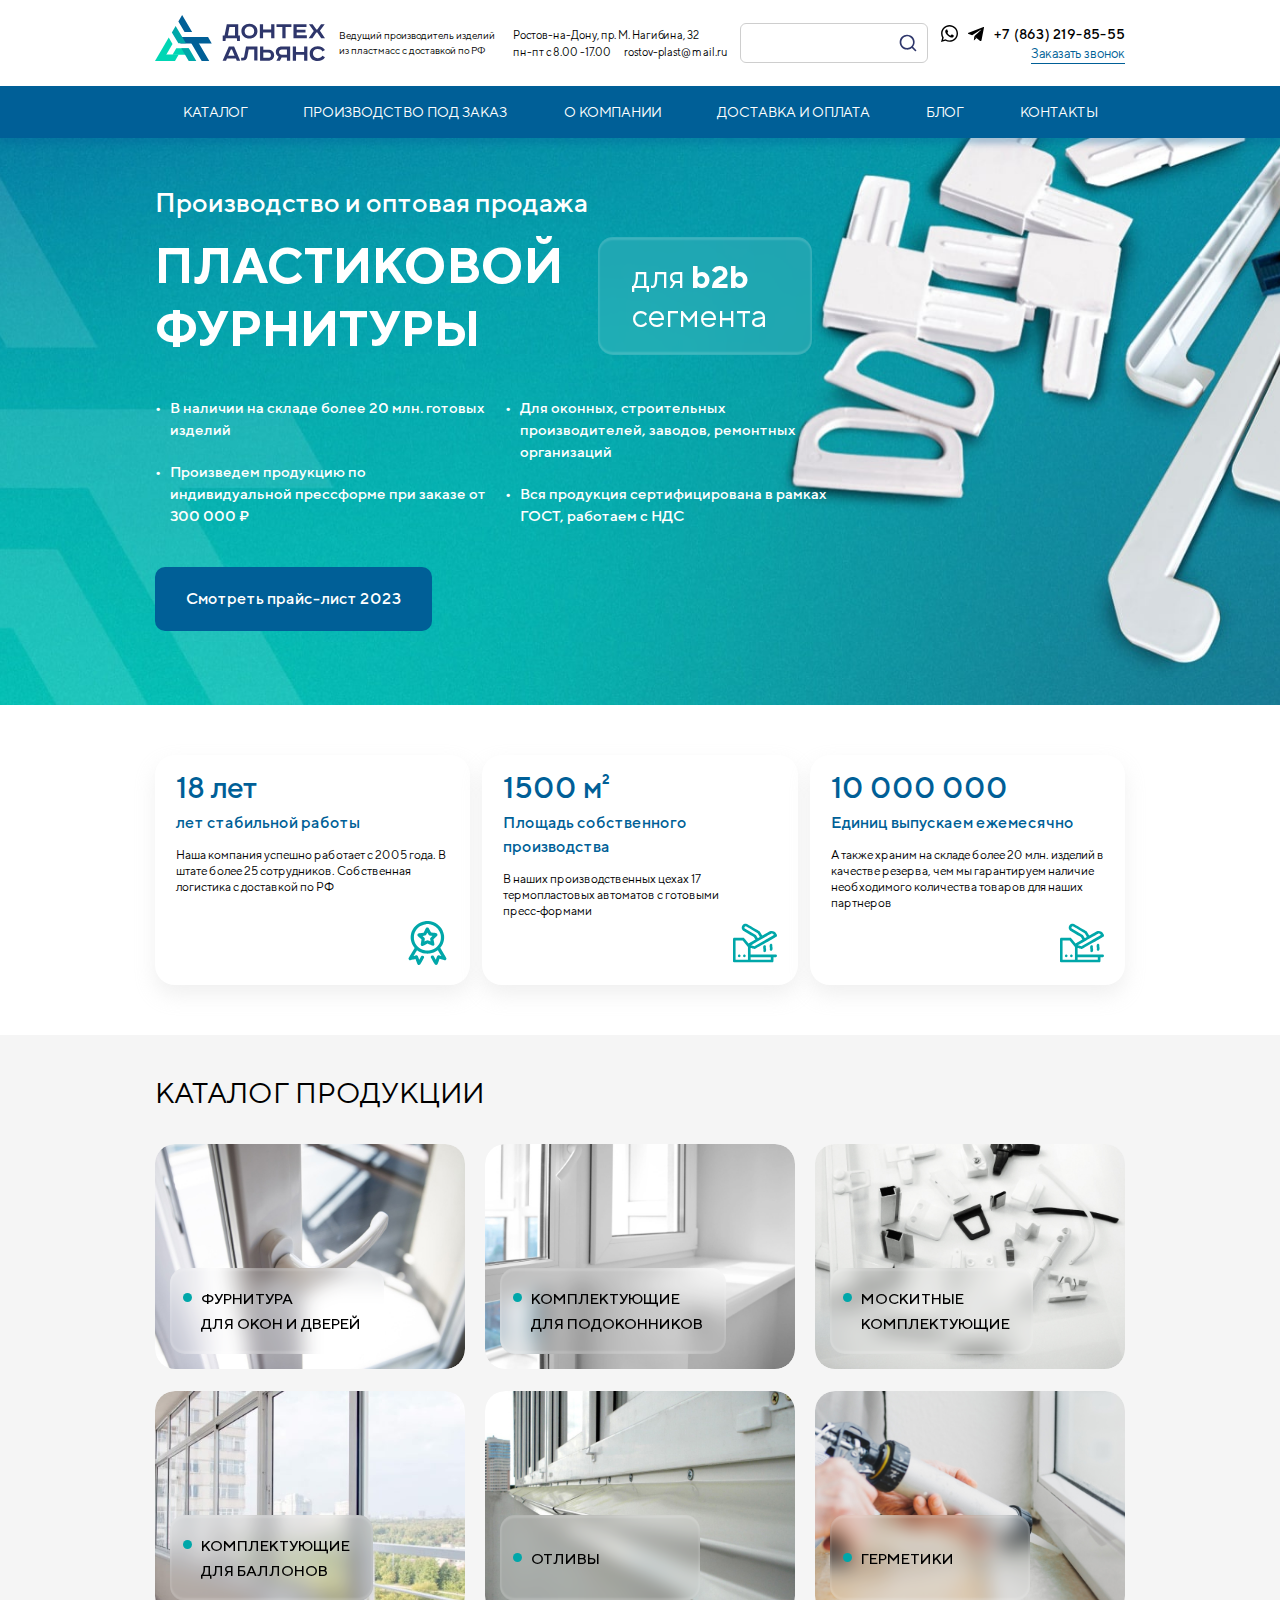
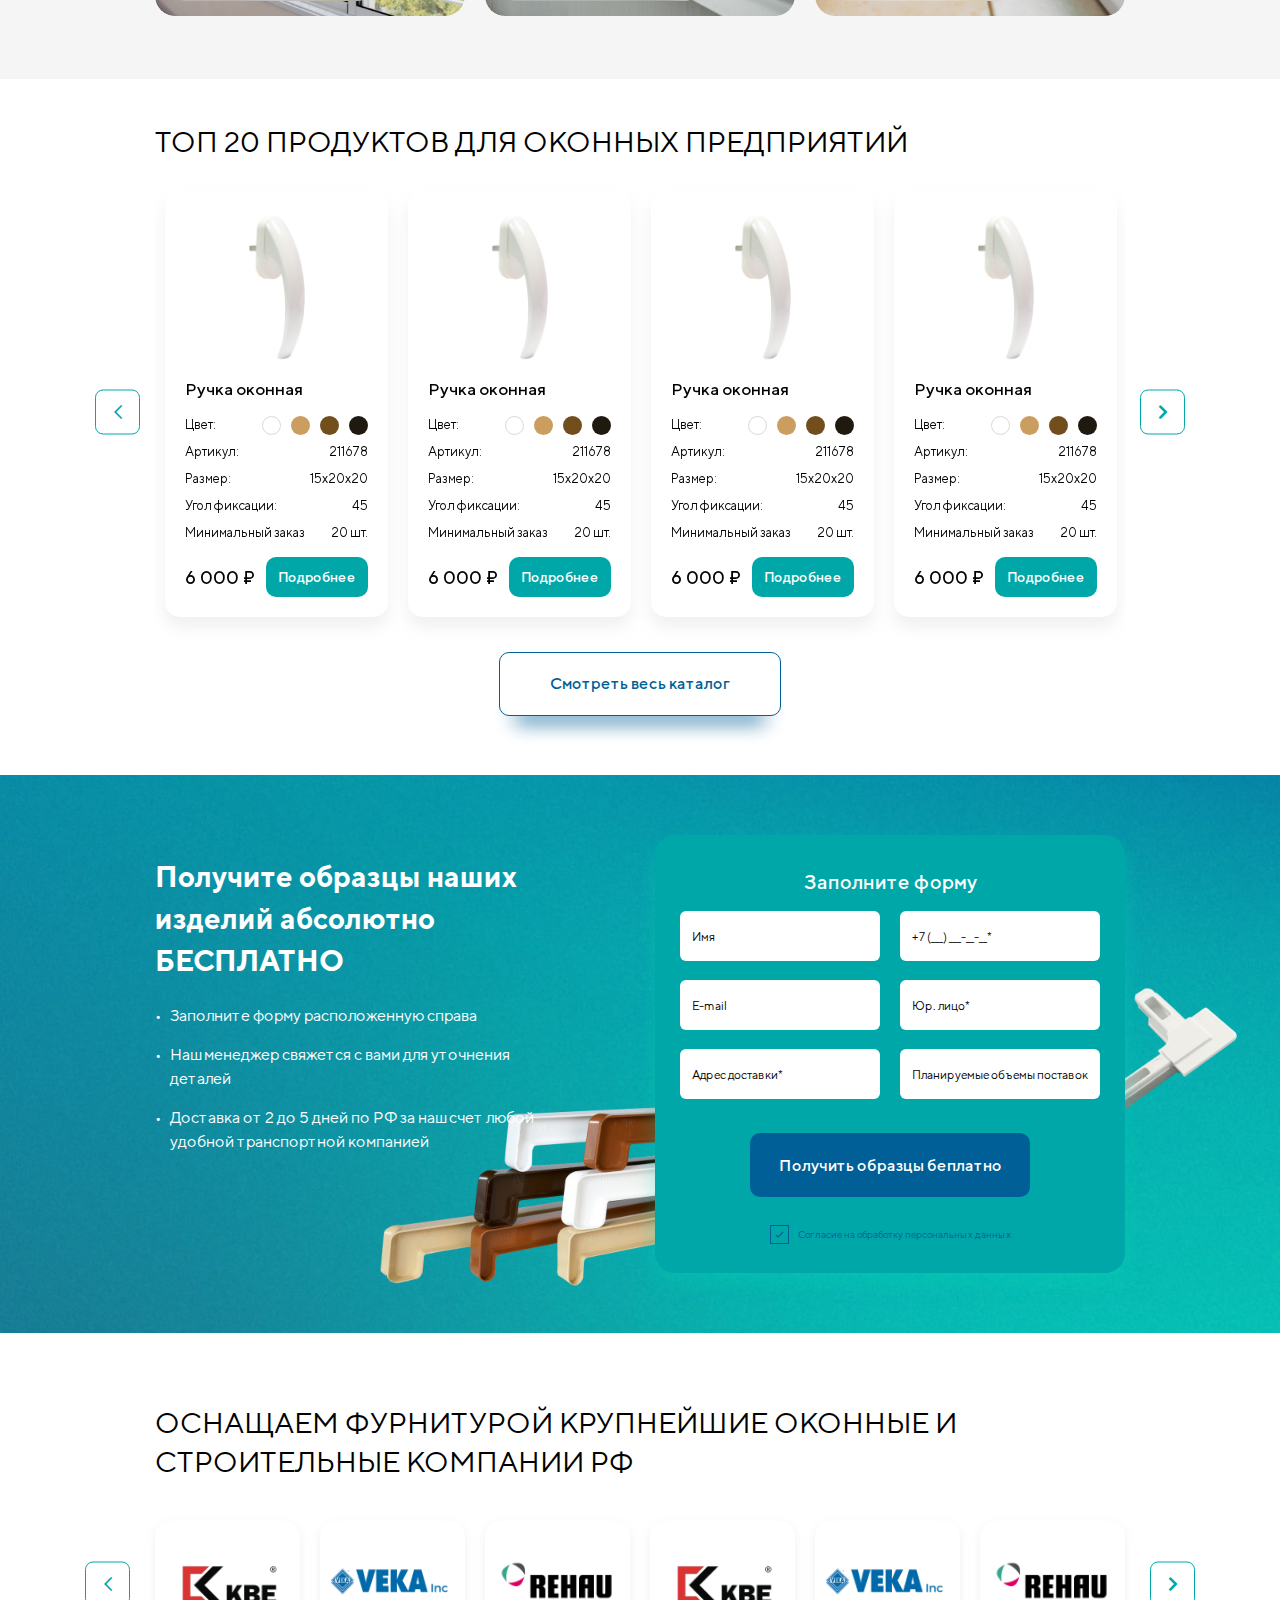
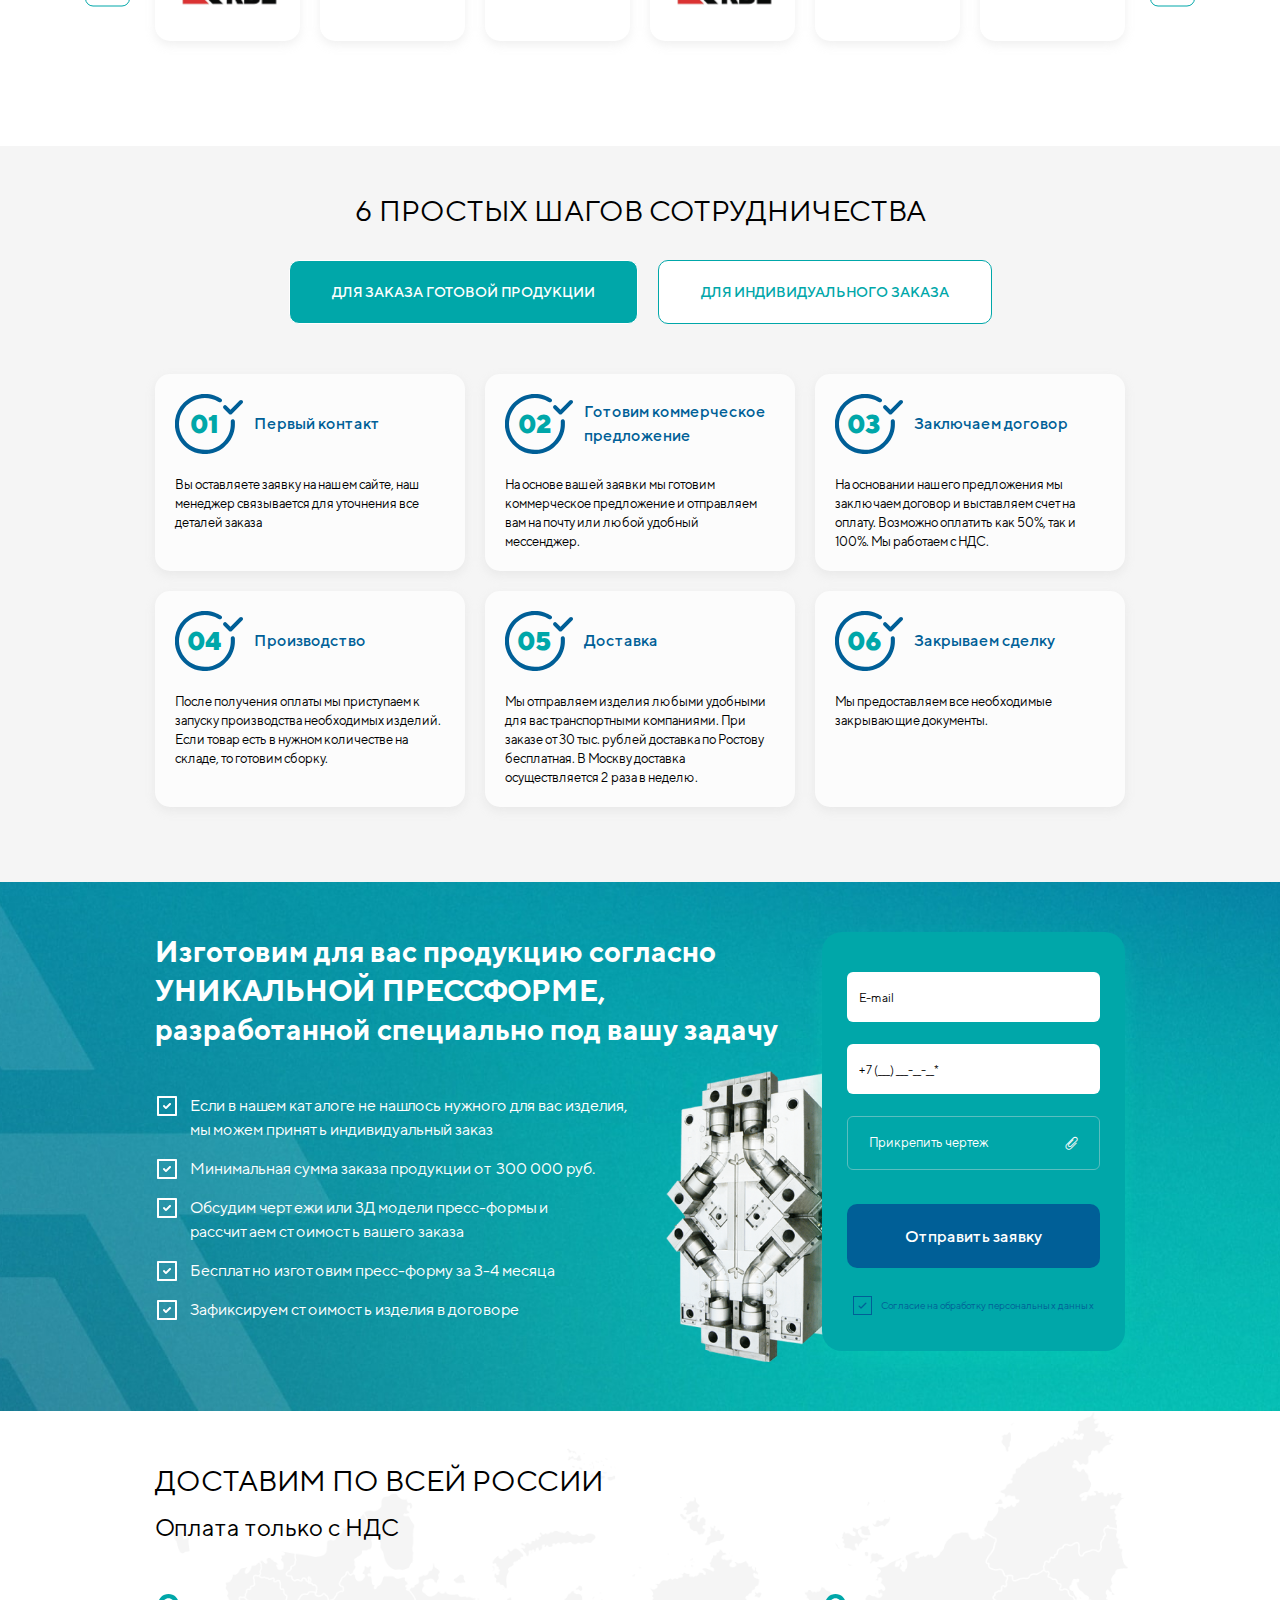
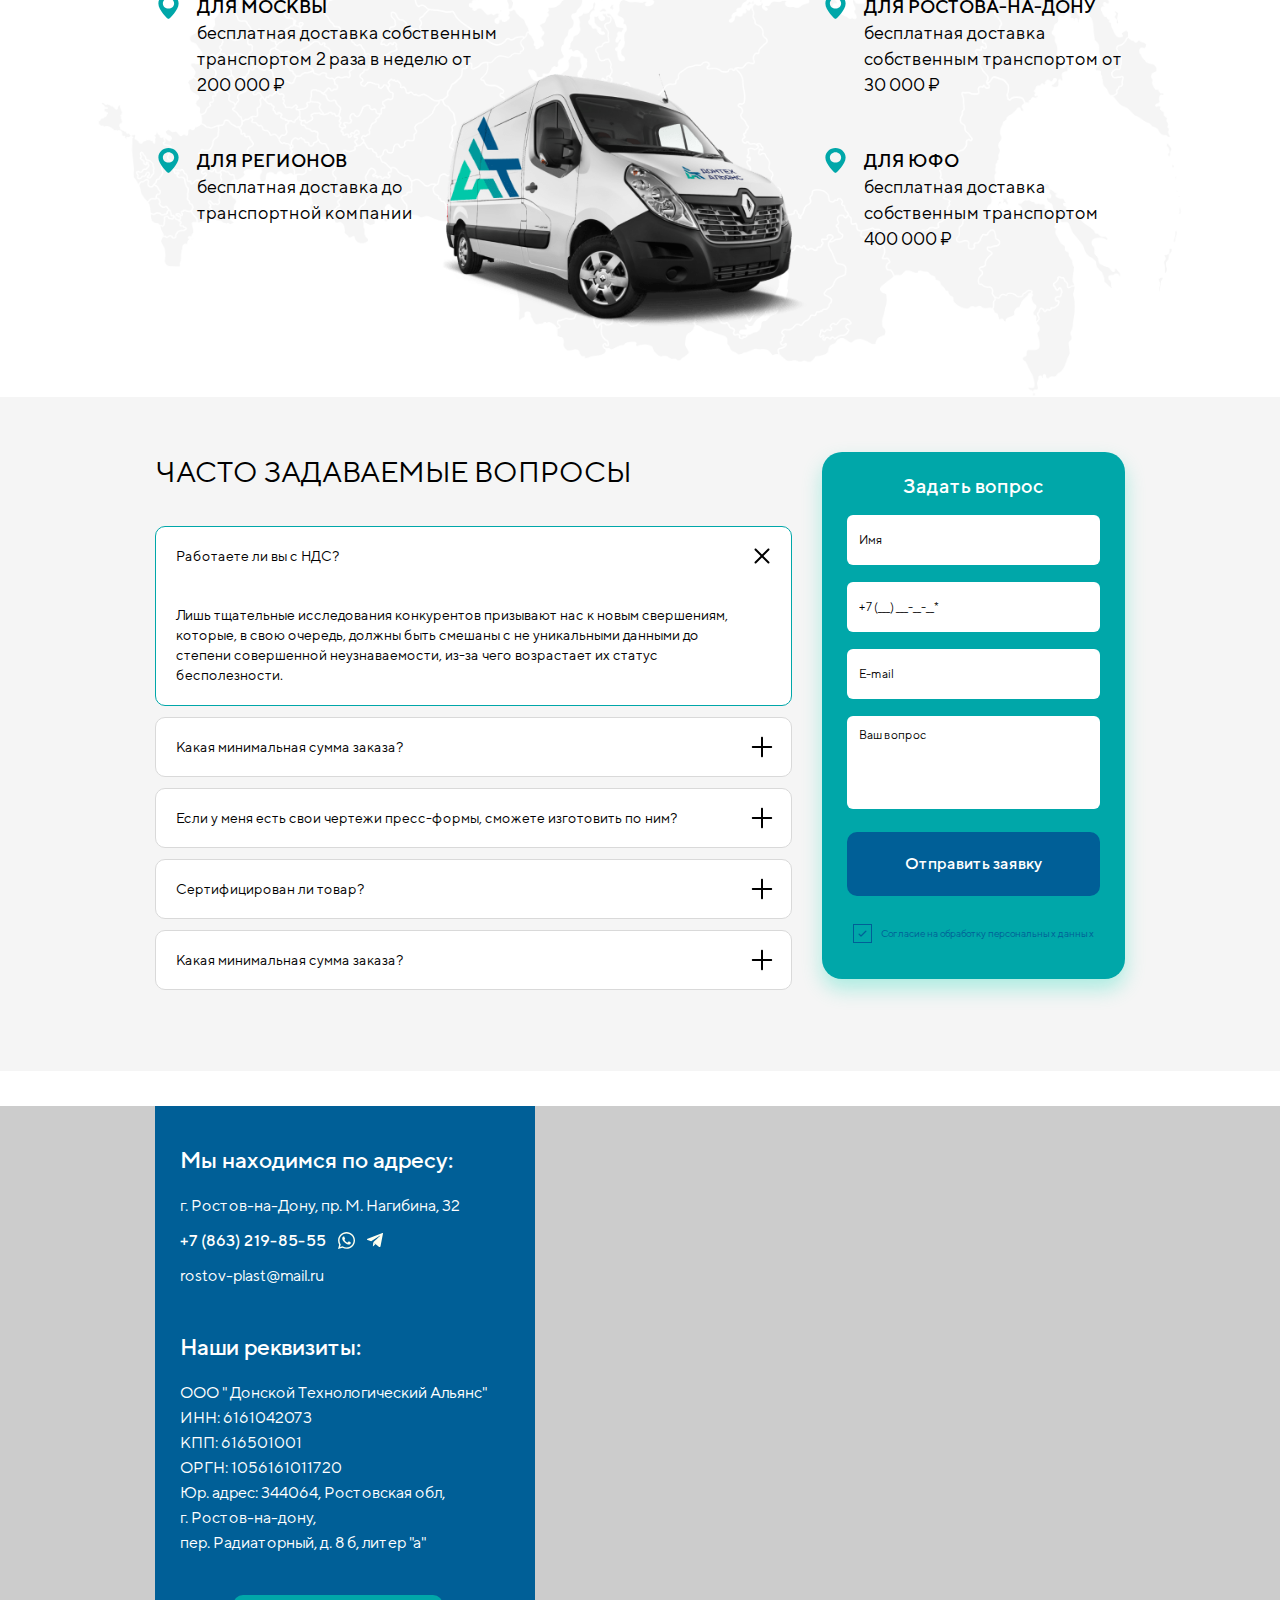
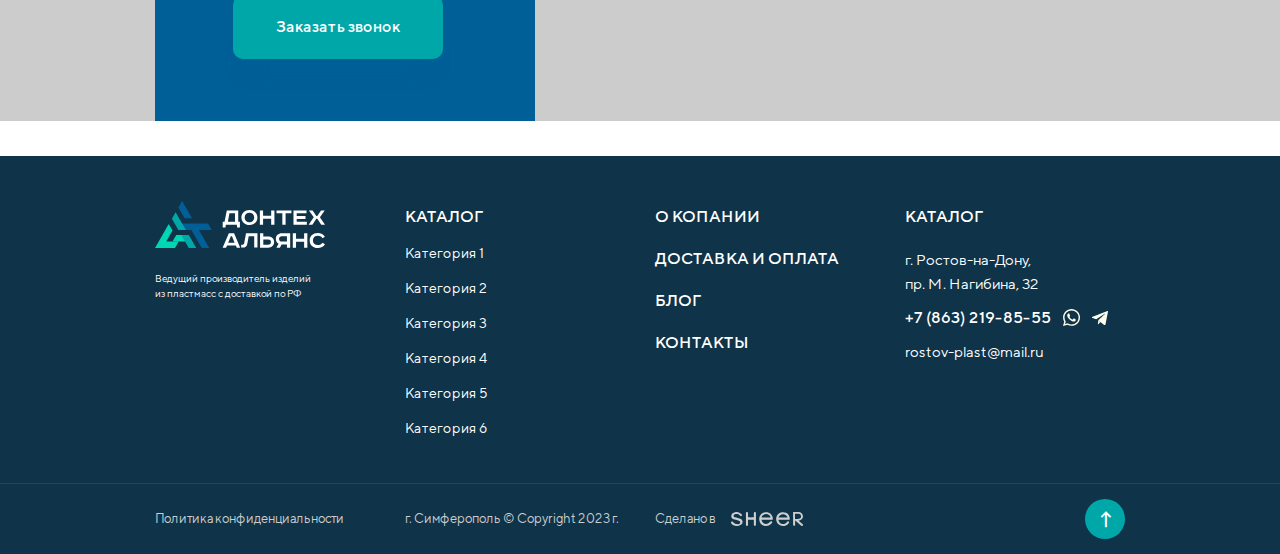
<file: index.html>
<!DOCTYPE html>
<!--[if lt IE 7]><html lang="ru" class="lt-ie9 lt-ie8 lt-ie7"><![endif]-->
<!--[if IE 7]><html lang="ru" class="lt-ie9 lt-ie8"><![endif]-->
<!--[if IE 8]><html lang="ru" class="lt-ie9"><![endif]-->
<!--[if gt IE 8]><!-->
<html lang="ru">
<!--<![endif]-->
<head>
	<meta charset="utf-8" />
	<title>Заголовок</title>
	<meta http-equiv="X-UA-Compatible" content="IE=edge" />
	<meta name="viewport" content="width=device-width, initial-scale=1.0" />
	<meta name="format-detection" content="telephone=no" />
	<link rel="shortcut icon" href="favicon.png" />
	<link rel="stylesheet" href="libs/bootstrap/bootstrap-grid.css" />
	<link rel="stylesheet" href="libs/fontawesome-free-5.12.0-web/css/all.min.css" />
	<link rel="stylesheet" href="libs/fancybox/jquery.fancybox.css" />
	<link rel="stylesheet" href="libs/modal-video/modal-video.css" />
	<link rel="stylesheet" href="libs/slick-1.5.9/slick/slick.css" />
	<link rel="stylesheet" href="libs/slick-1.5.9/slick/slick-theme.css" />
	<link rel="stylesheet" href="css/fonts.css" />
	<link rel="stylesheet" href="css/main.css?ver=1.7" />
	<link rel="stylesheet" href="css/media.css?ver=1.7" />
</head>
<body>

	<div class="wrapper">

		<header class="header">
			<div class="container">
				<div class="header__wrapper">
					<div class="logo-wrap">
						<a href="#" class="logo">
							<img src="img/logo.svg" alt="alt">
						</a>
						<div class="logo-descr">Ведущий производитель изделий из пластмасс с доставкой по  РФ</div>
					</div>
					<div class="header-info">
						<p>Ростов-на-Дону, пр. М. Нагибина, 32</p>
						<p>пн-пт с 8.00 -17.00 <a href="mailto:rostov-plast@mail.ru">rostov-plast@mail.ru</a></p>
					</div>
					<div class="search-form">
						<form>
							<input type="text" required="required">
							<button class="btn-search"></button>
						</form>
					</div>
					<div class="header-contacts">
						<div class="line-contacts">
							<ul class="socials-simple">
								<li><a href="#"><img src="img/wp.svg" alt="alt"></a></li>
								<li><a href="#"><img src="img/tg.svg" alt="alt"></a></li>
							</ul>
							<a href="tel:+78632198555" class="phone-main"><i class="fas fa-phone-alt"></i> +7 (863) 219-85-55</a>
						</div>
						<a href="#" class="link-simple">Заказать звонок</a>
					</div>
					<span class='sandwich'>
						<span class='sw-topper'></span>
						<span class='sw-bottom'></span>
						<span class='sw-footer'></span>
					</span>
				</div>
			</div>
			<div class="header-bottom">
				<div class="container">
					<div class="header-bottom__mobile">
						<div class="search-form">
							<form>
								<input type="text" required="required">
								<button class="btn-search"></button>
							</form>
						</div>
					</div>
					<ul class="menu">
						<li><a href="#">Каталог</a></li>
						<li><a href="#">Производство под заказ</a></li>
						<li><a href="#">О компании</a></li>
						<li><a href="#">Доставка и оплата</a></li>
						<li><a href="#">Блог</a></li>
						<li><a href="#">Контакты</a></li>
					</ul>
					<div class="header-bottom__mobile">
						<div class="header-info">
							<p>Ростов-на-Дону, пр. М. Нагибина, 32</p>
							<p>пн-пт с 8.00 -17.00 <a href="mailto:rostov-plast@mail.ru">rostov-plast@mail.ru</a></p>
						</div>
						<div class="header-contacts">
							<a href="#" class="link-simple">Заказать звонок</a>
						</div>
					</div>
				</div>
			</div>
		</header>

		<section class="billbord">
			<div class="container">
				<div class="name-billbord">Производство и оптовая продажа</div>
				<div class="billbord__wrap">
					<h1 class="title-billbord">пластиковой фурнитуры </h1>
					<div class="value-billbord">для <strong>b2b</strong> сегмента</div>
				</div>
				<ul class="list-billbord">
					<li>В наличии на складе более 20 млн. готовых изделий</li>
					<li>Произведем продукцию по индивидуальной прессформе при заказе от 300 000 ₽</li>
					<li>Для оконных, строительных производителей, заводов, ремонтных организаций</li>
					<li>Вся продукция сертифицирована в рамках  ГОСТ, работаем с НДС</li>
				</ul>
				<a href="#" class="btn-main">Смотреть прайс-лист 2023</a>
			</div>
		</section>

		<section class="advantages">
			<div class="container">
				<div class="row row_advantages">
					<div class="col-lg-4">
						<div class="item-advantage">
							<div class="item-advantage__title">18 лет </div>
							<div class="title-min">лет стабильной работы</div>
							<p>Наша компания успешно работает с 2005 года. В штате более 25 сотрудников. Собственная логистика с доставкой по РФ</p>
							<div class="item-advantage__icon">
								<img src="img/ic_avd1.svg" alt="alt">
							</div>
						</div>
					</div>
					<div class="col-lg-4">
						<div class="item-advantage">
							<div class="item-advantage__title">1500 м<sup>2</sup></div>
							<div class="title-min">Площадь собственного производства </div>
							<p>В наших производственных цехах 17 термопластовых автоматов с готовыми пресс&#8209;формами</p>
							<div class="item-advantage__icon">
								<img src="img/ic_avd3.svg" alt="alt">
							</div>
						</div>
					</div>
					<div class="col-lg-4">
						<div class="item-advantage">
							<div class="item-advantage__title">10 000 000</div>
							<div class="title-min">Единиц выпускаем ежемесячно  </div>
							<p>А также храним на складе более 20 млн. изделий в качестве резерва, чем мы гарантируем наличие необходимого количества товаров для наших партнеров</p>
							<div class="item-advantage__icon">
								<img src="img/ic_avd3.svg" alt="alt">
							</div>
						</div>
					</div>
				</div>
			</div>
		</section>

		<section class="categories">
			<div class="container">
				<h2 class="title-section">Каталог продукции</h2>
				<div class="row row_categories">
					<div class="col-lg-4 col-md-6">
						<a href="#" class="item-category">
							<span class="item-category__image">
								<img src="img/category1.jpg" alt="alt">
							</span>
							<span class="item-category__name"><span>Фурнитура <br>для окон и дверей</span></span>
						</a>
					</div>
					<div class="col-lg-4 col-md-6">
						<a href="#" class="item-category">
							<span class="item-category__image">
								<img src="img/category2.jpg" alt="alt">
							</span>
							<span class="item-category__name"><span>Комплектующие <br>для подоконников</span></span>
						</a>
					</div>
					<div class="col-lg-4 col-md-6">
						<a href="#" class="item-category">
							<span class="item-category__image">
								<img src="img/category3.jpg" alt="alt">
							</span>
							<span class="item-category__name"><span>Москитные <br>комплектующие</span></span>
						</a>
					</div>
					<div class="col-lg-4 col-md-6">
						<a href="#" class="item-category">
							<span class="item-category__image">
								<img src="img/category4.jpg" alt="alt">
							</span>
							<span class="item-category__name"><span>Комплектующие <br>для баллонов</span></span>
						</a>
					</div>
					<div class="col-lg-4 col-md-6">
						<a href="#" class="item-category">
							<span class="item-category__image">
								<img src="img/category5.jpg" alt="alt">
							</span>
							<span class="item-category__name"><span>Отливы</span></span>
						</a>
					</div>
					<div class="col-lg-4 col-md-6">
						<a href="#" class="item-category">
							<span class="item-category__image">
								<img src="img/category6.jpg" alt="alt">
							</span>
							<span class="item-category__name"><span>Герметики</span></span>
						</a>
					</div>
				</div>
			</div>
		</section>

		<section class="catalog">
			<div class="container">
				<h2 class="title-section">ТОП 20 продуктов для оконных предприятий</h2>
				<ul class="slider-catalog">
					<li>
						<div class="item-catalog">
							<a href="#" class="item-catalog__image">
								<img src="img/catalog1.jpg" alt="alt">
							</a>
							<a href="#" class="item-catalog__title">Ручка оконная</a>
							<div class="feature-catalog">
								<span>Цвет:</span>
								<ul class="list-colors">
									<li class="item-color" style="background: #ffffff; border: 1px solid #D9D9D9;"></li>
									<li class="item-color" style="background: #CB9D5F;"></li>
									<li class="item-color" style="background: #724E1D;"></li>
									<li class="item-color" style="background: #20190F;"></li>
								</ul>
							</div>
							<div class="feature-catalog">
								<span>Артикул:</span>
								<span>211678</span>
							</div>
							<div class="feature-catalog">
								<span>Размер:</span>
								<span>15х20х20</span>
							</div>
							<div class="feature-catalog">
								<span>Угол фиксации:</span>
								<span>45</span>
							</div>
							<div class="feature-catalog">
								<span>Минимальный заказ</span>
								<span>20 шт.</span>
							</div>
							<div class="item-catalog__bottom">
								<div class="price-main">6 000 ₽</div>
								<a href="#" class="btn-main btn-main_simple">Подробнее</a>
							</div>
						</div>
					</li>
					<li>
						<div class="item-catalog">
							<a href="#" class="item-catalog__image">
								<img src="img/catalog1.jpg" alt="alt">
							</a>
							<a href="#" class="item-catalog__title">Ручка оконная</a>
							<div class="feature-catalog">
								<span>Цвет:</span>
								<ul class="list-colors">
									<li class="item-color" style="background: #ffffff; border: 1px solid #D9D9D9;"></li>
									<li class="item-color" style="background: #CB9D5F;"></li>
									<li class="item-color" style="background: #724E1D;"></li>
									<li class="item-color" style="background: #20190F;"></li>
								</ul>
							</div>
							<div class="feature-catalog">
								<span>Артикул:</span>
								<span>211678</span>
							</div>
							<div class="feature-catalog">
								<span>Размер:</span>
								<span>15х20х20</span>
							</div>
							<div class="feature-catalog">
								<span>Угол фиксации:</span>
								<span>45</span>
							</div>
							<div class="feature-catalog">
								<span>Минимальный заказ</span>
								<span>20 шт.</span>
							</div>
							<div class="item-catalog__bottom">
								<div class="price-main">6 000 ₽</div>
								<a href="#" class="btn-main btn-main_simple">Подробнее</a>
							</div>
						</div>
					</li>
					<li>
						<div class="item-catalog">
							<a href="#" class="item-catalog__image">
								<img src="img/catalog1.jpg" alt="alt">
							</a>
							<a href="#" class="item-catalog__title">Ручка оконная</a>
							<div class="feature-catalog">
								<span>Цвет:</span>
								<ul class="list-colors">
									<li class="item-color" style="background: #ffffff; border: 1px solid #D9D9D9;"></li>
									<li class="item-color" style="background: #CB9D5F;"></li>
									<li class="item-color" style="background: #724E1D;"></li>
									<li class="item-color" style="background: #20190F;"></li>
								</ul>
							</div>
							<div class="feature-catalog">
								<span>Артикул:</span>
								<span>211678</span>
							</div>
							<div class="feature-catalog">
								<span>Размер:</span>
								<span>15х20х20</span>
							</div>
							<div class="feature-catalog">
								<span>Угол фиксации:</span>
								<span>45</span>
							</div>
							<div class="feature-catalog">
								<span>Минимальный заказ</span>
								<span>20 шт.</span>
							</div>
							<div class="item-catalog__bottom">
								<div class="price-main">6 000 ₽</div>
								<a href="#" class="btn-main btn-main_simple">Подробнее</a>
							</div>
						</div>
					</li>
					<li>
						<div class="item-catalog">
							<a href="#" class="item-catalog__image">
								<img src="img/catalog1.jpg" alt="alt">
							</a>
							<a href="#" class="item-catalog__title">Ручка оконная</a>
							<div class="feature-catalog">
								<span>Цвет:</span>
								<ul class="list-colors">
									<li class="item-color" style="background: #ffffff; border: 1px solid #D9D9D9;"></li>
									<li class="item-color" style="background: #CB9D5F;"></li>
									<li class="item-color" style="background: #724E1D;"></li>
									<li class="item-color" style="background: #20190F;"></li>
								</ul>
							</div>
							<div class="feature-catalog">
								<span>Артикул:</span>
								<span>211678</span>
							</div>
							<div class="feature-catalog">
								<span>Размер:</span>
								<span>15х20х20</span>
							</div>
							<div class="feature-catalog">
								<span>Угол фиксации:</span>
								<span>45</span>
							</div>
							<div class="feature-catalog">
								<span>Минимальный заказ</span>
								<span>20 шт.</span>
							</div>
							<div class="item-catalog__bottom">
								<div class="price-main">6 000 ₽</div>
								<a href="#" class="btn-main btn-main_simple">Подробнее</a>
							</div>
						</div>
					</li>
					<li>
						<div class="item-catalog">
							<a href="#" class="item-catalog__image">
								<img src="img/catalog1.jpg" alt="alt">
							</a>
							<a href="#" class="item-catalog__title">Ручка оконная</a>
							<div class="feature-catalog">
								<span>Цвет:</span>
								<ul class="list-colors">
									<li class="item-color" style="background: #ffffff; border: 1px solid #D9D9D9;"></li>
									<li class="item-color" style="background: #CB9D5F;"></li>
									<li class="item-color" style="background: #724E1D;"></li>
									<li class="item-color" style="background: #20190F;"></li>
								</ul>
							</div>
							<div class="feature-catalog">
								<span>Артикул:</span>
								<span>211678</span>
							</div>
							<div class="feature-catalog">
								<span>Размер:</span>
								<span>15х20х20</span>
							</div>
							<div class="feature-catalog">
								<span>Угол фиксации:</span>
								<span>45</span>
							</div>
							<div class="feature-catalog">
								<span>Минимальный заказ</span>
								<span>20 шт.</span>
							</div>
							<div class="item-catalog__bottom">
								<div class="price-main">6 000 ₽</div>
								<a href="#" class="btn-main btn-main_simple">Подробнее</a>
							</div>
						</div>
					</li>
				</ul>
				<div class="bottom-button">
					<a href="#" class="btn-main btn-main_transparent">Смотреть весь каталог</a>
				</div>
			</div>
		</section>

		<section class="form-samples">
			<div class="container">
				<div class="row">
					<div class="col-lg-6">
						<h2 class="title-block">Получите образцы наших изделий абсолютно <span>бесплатно</span></h2>
						<ul class="list-block">
							<li>Заполните форму расположенную справа</li>
							<li>Наш менеджер свяжется с вами для уточнения деталей</li>
							<li>Доставка от 2 до 5 дней по РФ за наш счет любой удобной транспортной компанией</li>
						</ul>
					</div>
					<div class="col-lg-6">
						<div class="form-block">
							<div class="image-sample image-sample_1">
								<img src="img/before_sample1.png" alt="alt">
							</div>
							<div class="image-sample image-sample_2">
								<img src="img/before_sample2.png" alt="alt">
							</div>
							<div class="title-form">Заполните форму</div>
							<form>
								<div class="row">
									<div class="col-md-6">
										<div class="item-form">
											<input type="text" placeholder="Имя" required="required">
										</div>
									</div>
									<div class="col-md-6">
										<div class="item-form">
											<input type="text" placeholder="+7 (___) ___-__-__*" class="input-phone" required="required">
										</div>
									</div>
									<div class="col-md-6">
										<div class="item-form">
											<input type="email" placeholder="E-mail" required="required">
										</div>
									</div>
									<div class="col-md-6">
										<div class="item-form">
											<input type="text" placeholder="Юр. лицо*" required="required">
										</div>
									</div>
									<div class="col-md-6">
										<div class="item-form">
											<input type="text" placeholder="Адрес доставки*" required="required">
										</div>
									</div>
									<div class="col-md-6">
										<div class="item-form">
											<input type="text" placeholder="Планируемые объемы поставок*" required="required">
										</div>
									</div>
								</div>
								<div class="btn-main">
									<input type="submit" value="Получить образцы беплатно">
								</div>
								<div class="checkbox">
									<label>
										<input type="checkbox" required="required" checked="checked" />
										<span>Согласие на обработку персональных данных</span>
									</label>
								</div>
							</form>
						</div>
					</div>
				</div>
			</div>
		</section>

		<section class="partners">
			<div class="container">
				<h2 class="title-section">Оснащаем фурнитурой крупнейшие оконные и строительные компании РФ</h2>
				<ul class="slider-partners">
					<li>
						<div class="item-partner">
							<img src="img/partner1.png" alt="alt">
						</div>
					</li>
					<li>
						<div class="item-partner">
							<img src="img/partner2.png" alt="alt">
						</div>
					</li>
					<li>
						<div class="item-partner">
							<img src="img/partner3.png" alt="alt">
						</div>
					</li>
					<li>
						<div class="item-partner">
							<img src="img/partner1.png" alt="alt">
						</div>
					</li>
					<li>
						<div class="item-partner">
							<img src="img/partner2.png" alt="alt">
						</div>
					</li>
					<li>
						<div class="item-partner">
							<img src="img/partner3.png" alt="alt">
						</div>
					</li>
					<li>
						<div class="item-partner">
							<img src="img/partner1.png" alt="alt">
						</div>
					</li>
					<li>
						<div class="item-partner">
							<img src="img/partner2.png" alt="alt">
						</div>
					</li>
				</ul>
			</div>
		</section>

		<section class="steps">
			<div class="container">
				<h2 class="title-section">6 простых шагов сотрудничества</h2>
				<ul class="tabs">
					<li class="active"><a href="#tab1">ДЛЯ ЗАКАЗА ГОТОВОЙ ПРОДУКЦИИ</a></li>
					<li><a href="#tab2">ДЛЯ ИНДИВИДУАЛЬНОГО ЗАКАЗА</a></li>
				</ul>
				<div class="tab-container">
					<div class="tab-pane" id="tab1">
						<div class="row row_steps">
							<div class="col-lg-4 col-md-6">
								<div class="item-step">
									<div class="item-step__head">
										<div class="item-step__value">01</div>
										<div class="title-min">Первый контакт</div>
									</div>
									<p>Вы оставляете заявку на нашем сайте, наш менеджер связывается для уточнения все деталей заказа</p>
								</div>
							</div>
							<div class="col-lg-4 col-md-6">
								<div class="item-step">
									<div class="item-step__head">
										<div class="item-step__value">02</div>
										<div class="title-min">Готовим коммерческое предложение</div>
									</div>
									<p>На основе вашей заявки мы готовим коммерческое предложение и отправляем вам на почту или любой удобный мессенджер.</p>
								</div>
							</div>
							<div class="col-lg-4 col-md-6">
								<div class="item-step">
									<div class="item-step__head">
										<div class="item-step__value">03</div>
										<div class="title-min">Заключаем договор</div>
									</div>
									<p>На основании нашего предложения мы заключаем договор и выставляем счет на оплату. Возможно оплатить как 50%, так и 100%. Мы работаем с НДС.</p>
								</div>
							</div>
							<div class="col-lg-4 col-md-6">
								<div class="item-step">
									<div class="item-step__head">
										<div class="item-step__value">04</div>
										<div class="title-min">Производство</div>
									</div>
									<p>После получения оплаты мы приступаем к запуску производства необходимых изделий. Если товар есть в нужном количестве на складе, то готовим сборку.</p>
								</div>
							</div>
							<div class="col-lg-4 col-md-6">
								<div class="item-step">
									<div class="item-step__head">
										<div class="item-step__value">05</div>
										<div class="title-min">Доставка</div>
									</div>
									<p>Мы отправляем изделия любыми удобными для вас транспортными компаниями. При заказе от 30 тыс. рублей доставка по Ростову бесплатная. В Москву доставка осуществляется 2 раза в неделю.</p>
								</div>
							</div>
							<div class="col-lg-4 col-md-6">
								<div class="item-step">
									<div class="item-step__head">
										<div class="item-step__value">06</div>
										<div class="title-min">Закрываем сделку</div>
									</div>
									<p>Мы предоставляем все необходимые закрывающие документы.</p>
								</div>
							</div>
						</div>
					</div>
					<div class="tab-pane" id="tab2">
						<div class="row row_steps">
							<div class="col-lg-4 col-md-6">
								<div class="item-step">
									<div class="item-step__head">
										<div class="item-step__value">01</div>
										<div class="title-min">Первый контакт</div>
									</div>
									<p>Вы оставляете заявку на нашем сайте, наш менеджер связывается для уточнения все деталей заказа</p>
								</div>
							</div>
							<div class="col-lg-4 col-md-6">
								<div class="item-step">
									<div class="item-step__head">
										<div class="item-step__value">02</div>
										<div class="title-min">Готовим коммерческое предложение</div>
									</div>
									<p>На основе вашей заявки мы готовим коммерческое предложение и отправляем вам на почту или любой удобный мессенджер.</p>
								</div>
							</div>
							<div class="col-lg-4 col-md-6">
								<div class="item-step">
									<div class="item-step__head">
										<div class="item-step__value">03</div>
										<div class="title-min">Заключаем договор</div>
									</div>
									<p>На основании нашего предложения мы заключаем договор и выставляем счет на оплату. Возможно оплатить как 50%, так и 100%. Мы работаем с НДС.</p>
								</div>
							</div>
							<div class="col-lg-4 col-md-6">
								<div class="item-step"> 
									<div class="item-step__head">
										<div class="item-step__value">04</div>
										<div class="title-min">Производство</div>
									</div>
									<p>После получения оплаты мы приступаем к запуску производства необходимых изделий. Если товар есть в нужном количестве на складе, то готовим сборку.</p>
								</div>  
							</div>
							<div class="col-lg-4 col-md-6">
								<div class="item-step">
									<div class="item-step__head">
										<div class="item-step__value">05</div>
										<div class="title-min">Доставка</div>
									</div>
									<p>Мы отправляем изделия любыми удобными для вас транспортными компаниями. При заказе от 30 тыс. рублей доставка по Ростову бесплатная. В Москву доставка осуществляется 2 раза в неделю.</p>
								</div>
							</div>
							<div class="col-lg-4 col-md-6">
								<div class="item-step">
									<div class="item-step__head">
										<div class="item-step__value">06</div>
										<div class="title-min">Закрываем сделку</div>
									</div>
									<p>Мы предоставляем все необходимые закрывающие документы.</p>
								</div>
							</div>
						</div>
					</div>
				</div>
			</div>
		</section>

		<section class="form-scheme">
			<div class="container">
				<div class="row">
					<div class="col-lg-8">
						<h2 class="title-section">Изготовим для вас продукцию согласно <span>уникальной прессформе,</span> разработанной специально под вашу задачу</h2>
						<ul class="list-block list-block_check">
							<li>Если в нашем каталоге не нашлось нужного для вас изделия, мы можем принять индивидуальный заказ</li>
							<li>Минимальная сумма заказа продукции от 300 000 руб.</li>
							<li>Обсудим чертежи или 3Д модели пресс-формы и рассчитаем стоимость вашего заказа</li>
							<li>Бесплатно изготовим пресс-форму за 3-4 месяца</li>
							<li>Зафиксируем стоимость изделия в договоре</li>
						</ul>
					</div>
					<div class="col-lg-4">
						<div class="form-block form-block_page">
							<div class="image-scheme">
								<img src="img/img_scheme.png" alt="alt">
							</div>
							<form>
								<div class="item-form">
									<input type="email" placeholder="E-mail" required="required">
								</div>
								<div class="item-form">
									<input type="text" placeholder="+7 (___) ___-__-__*" class="input-phone" required="required">
								</div>
								<div class="file-upload">
									<label><input type="file" name="file">Прикрепить чертеж <i class="fal fa-paperclip"></i></label>
									<div class="name-upload"></div>
								</div>
								<div class="btn-main">
									<input type="submit" value="Отправить заявку">
								</div>
								<div class="checkbox">
									<label>
										<input type="checkbox" required="required" checked="checked" />
										<span>Согласие на обработку персональных данных</span>
									</label>
								</div>
							</form>
						</div>
					</div>
				</div> 
			</div>
		</section>

		<section class="delivery"> 
			<div class="container">
				<h2 class="title-section">Доставим по всей россии</h2>
				<div class="descr-section">Оплата только с НДС</div>
				<div class="row row_delivery">
					<div class="col-lg-4 col-md-6">
						<div class="item-delivery">
							<div class="item-delivery__title">Для Москвы</div>
							<p>бесплатная доставка собственным транспортом 2 раза в неделю от <span>200 000 ₽</span></p>
						</div>
						<div class="item-delivery">
							<div class="item-delivery__title">Для регионов</div>
							<p>бесплатная доставка до транспортной компании</p>
						</div>
					</div>
					<div class="col-lg-4 col-delivery">
						<div class="image-delivery">
							<img src="img/image_delivery.png" alt="alt">
						</div>
					</div>
					<div class="col-lg-4 col-md-6">
						<div class="item-delivery">
							<div class="item-delivery__title">Для Ростова-на-Дону</div>
							<p>бесплатная доставка собственным транспортом от <span>30 000 ₽</span></p>
						</div>
						<div class="item-delivery">
							<div class="item-delivery__title">Для ЮФО</div>
							<p>бесплатная доставка собственным транспортом <span>400 000 ₽</span> </p>
						</div>
					</div>
				</div>
			</div>
		</section>

		<section class="questions">
			<div class="container">
				<div class="row">
					<div class="col-lg-8">
						<h2 class="title-section">Часто задаваемые вопросы</h2>
						<div class="item-question active">
							<div class="item-question__head">Работаете ли вы с НДС? <div class="item-question__arrow"></div></div>
							<div class="item-question__content" style="display: block;">
								<p>Лишь тщательные исследования конкурентов призывают нас к новым свершениям, которые, в свою очередь, должны быть смешаны с не уникальными данными до степени совершенной неузнаваемости, из-за чего возрастает их статус бесполезности. </p>
							</div>
						</div>
						<div class="item-question">
							<div class="item-question__head">Какая минимальная сумма заказа? <div class="item-question__arrow"></div></div>
							<div class="item-question__content">
								<p>Лишь тщательные исследования конкурентов призывают нас к новым свершениям, которые, в свою очередь, должны быть смешаны с не уникальными данными до степени совершенной неузнаваемости, из-за чего возрастает их статус бесполезности. </p>
							</div>
						</div>
						<div class="item-question">
							<div class="item-question__head">Если у меня есть свои чертежи пресс-формы, сможете изготовить по ним? <div class="item-question__arrow"></div></div>
							<div class="item-question__content">
								<p>Лишь тщательные исследования конкурентов призывают нас к новым свершениям, которые, в свою очередь, должны быть смешаны с не уникальными данными до степени совершенной неузнаваемости, из-за чего возрастает их статус бесполезности. </p>
							</div>
						</div>
						<div class="item-question">
							<div class="item-question__head">Сертифицирован ли товар? <div class="item-question__arrow"></div></div>
							<div class="item-question__content">
								<p>Лишь тщательные исследования конкурентов призывают нас к новым свершениям, которые, в свою очередь, должны быть смешаны с не уникальными данными до степени совершенной неузнаваемости, из-за чего возрастает их статус бесполезности. </p>
							</div>
						</div>
						<div class="item-question">
							<div class="item-question__head">Какая минимальная сумма заказа? <div class="item-question__arrow"></div></div>
							<div class="item-question__content">
								<p>Лишь тщательные исследования конкурентов призывают нас к новым свершениям, которые, в свою очередь, должны быть смешаны с не уникальными данными до степени совершенной неузнаваемости, из-за чего возрастает их статус бесполезности. </p>
							</div>
						</div>
					</div>
					<div class="col-lg-4">
						<div class="form-block form-block_page">
							<div class="title-form">Задать вопрос</div>
							<form>
								<div class="item-form">
									<input type="text" placeholder="Имя" required="required">
								</div>
								<div class="item-form">
									<input type="text" placeholder="+7 (___) ___-__-__*" class="input-phone" required="required">
								</div>
								<div class="item-form">
									<input type="email" placeholder="E-mail" required="required">
								</div>
								<div class="item-form">
									<textarea placeholder="Ваш вопрос"></textarea>
								</div>
								<div class="btn-main">
									<input type="submit" value="Отправить заявку">
								</div>
								<div class="checkbox">
									<label>
										<input type="checkbox" required="required" checked="checked" />
										<span>Согласие на обработку персональных данных</span>
									</label>
								</div>
							</form>
						</div>
					</div>
				</div>
			</div>
		</section>

		<section class="contacts">
			<div class="container">
				<div class="contacts-block">
					<div class="title-small">Мы находимся по адресу:</div>
					<p>г. Ростов-на-Дону, пр. М. Нагибина, 32</p>
					<div class="line-contacts">
						<a href="tel:+78632198555" class="phone-main">+7 (863) 219-85-55</a>
						<ul class="socials-simple">
							<li><a href="#"><img src="img/wp.svg" alt="alt"></a></li>
							<li><a href="#"><img src="img/tg.svg" alt="alt"></a></li>
						</ul>
					</div>
					<p>rostov-plast@mail.ru</p>
					<div class="title-small">Наши реквизиты:</div>
					<p>ООО " Донской Технологический Альянс"</p>
					<p>ИНН: 6161042073</p>
					<p>КПП: 616501001</p>
					<p>ОРГН: 1056161011720</p>
					<p>Юр. адрес: 344064, Ростовская обл, </p>
					<p>г. Ростов-на-дону, </p>
					<p>пер. Радиаторный, д. 8 б, литер "а"</p>
					<a href="#" class="btn-main">Заказать звонок</a>
				</div>
			</div>
			<div id="map"></div>
		</section>

		<footer class="footer">
			<div class="container">
				<div class="row">
					<div class="col-lg-3">
						<div class="logo-wrap">
							<a href="#" class="logo">
								<img src="img/logo2.svg" alt="alt">
							</a>
							<div class="logo-descr">Ведущий производитель изделий из пластмасс с доставкой по  РФ</div>
						</div>
					</div>
					<div class="col-lg-3">
						<div class="footer__title">КАТАЛОГ <i class="fal fa-chevron-down"></i></div>
						<div class="footer__content">
							<ul class="footer__nav">
								<li><a href="#">Категория 1</a></li>
								<li><a href="#">Категория 2</a></li>
								<li><a href="#">Категория 3</a></li>
								<li><a href="#">Категория 4</a></li>
								<li><a href="#">Категория 5</a></li>
								<li><a href="#">Категория 6</a></li>
							</ul>
						</div>
					</div>
					<div class="col-lg-3">
						<ul class="footer__nav footer__nav_big">
							<li><a href="#">о копании</a></li>
							<li><a href="#">доставка и оплата</a></li>
							<li><a href="#">блог</a></li>
							<li><a href="#">контакты</a></li>
						</ul>
					</div>
					<div class="col-lg-3">
						<div class="footer__title">КАТАЛОГ <i class="fal fa-chevron-down"></i></div>
						<div class="footer__content">
							<div class="footer__contacts">
								<p>г. Ростов-на-Дону, <br>пр. М. Нагибина, 32</p>
								<div class="line-contacts">
									<a href="tel:+78632198555" class="phone-main">+7 (863) 219-85-55</a>
									<ul class="socials-simple">
										<li><a href="#"><img src="img/wp.svg" alt="alt"></a></li>
										<li><a href="#"><img src="img/tg.svg" alt="alt"></a></li>
									</ul>
								</div>
								<p>rostov-plast@mail.ru</p>
							</div>
						</div>
					</div>
				</div>
			</div>
			<div class="footer-bottom">
				<div class="container">
					<div class="row align-items-center">
						<div class="col-lg">
							<a href="#">Политика конфиденциальности </a>
						</div>
						<div class="col-lg"> 
							<p>г. Симферополь © Copyright  2023 г.</p>
						</div>
						<div class="col-lg">
							<div class="create">Сделано в <a href="#"><img src="img/copy.svg" alt="alt"></a></div>
						</div>
						<div class="col-lg">
							<div class="btn_top"><i class="far fa-long-arrow-up"></i></div>
						</div>
					</div>
				</div>
			</div>
		</footer>
		
	</div>

	<!--[if lt IE 9]>
	<script src="libs/html5shiv/es5-shim.min.js"></script>
	<script src="libs/html5shiv/html5shiv.min.js"></script>
	<script src="libs/html5shiv/html5shiv-printshiv.min.js"></script>
	<script src="libs/respond/respond.min.js"></script>
<![endif]-->
<script src="libs/jquery/jquery-3.6.0.min.js"></script>
<script src="libs/jquery-mousewheel/jquery.mousewheel.min.js"></script>
<script src="libs/fancybox/jquery.fancybox.pack.js"></script>
<script src="libs/slick-1.5.9/slick/slick.min.js"></script>
<script src="libs/scroll2id/PageScroll2id.min.js"></script>
<script src="libs/mask/jquery.maskedinput.js"></script>
<script src="libs/modal-video/jquery-modal-video.min.js"></script>
<script src="libs/jQueryFormStyler-master/jquery.formstyler.min.js"></script>
<script src="js/common.js?ver=1.7"></script>
<script src="https://api-maps.yandex.ru/2.1/?lang=ru_RU"></script>
<script>
	$(document).ready(function() {
		ymaps.ready(init);

		function init() {
			var myMap = new ymaps.Map('map', {
				center: [47.260149, 39.718947],
				zoom: 15
			}, {
				searchControlProvider: 'yandex#search'
			});		

			myPlacemark1 = new ymaps.Placemark([47.260149, 39.718947], {
				
			}, {
				iconLayout: 'default#image',
				iconImageHref: 'img/pin_delivery.svg',
				hideIconOnBalloonOpen: false,
				iconImageSize: [37, 35],
				iconImageOffset: [-19, -35],
				balloonOffset: [ 0, -35 ]
			});
			myMap.controls.remove('searchControl');
			myMap.behaviors.disable('scrollZoom');
			myMap.geoObjects.add(myPlacemark1);
		}
	});
</script>
<!-- Yandex.Metrika counter --><!-- /Yandex.Metrika counter -->
<!-- Google Analytics counter --><!-- /Google Analytics counter -->
</body>
</html>
</file>
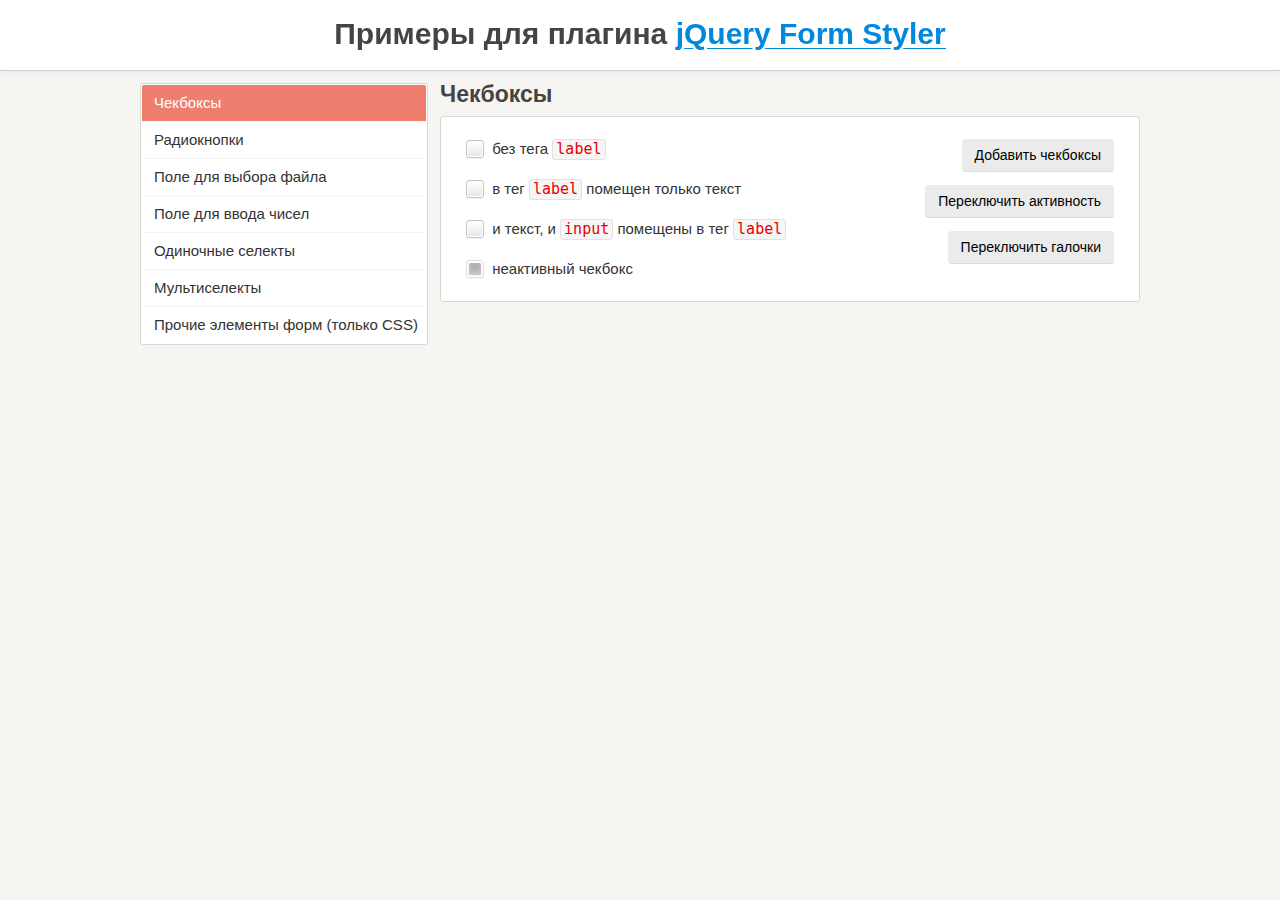
<file: libs/jQueryFormStyler-master/demo/index.html>
<!DOCTYPE html>
<html>
<head>
	<meta charset="utf-8" />
	<meta name="viewport" content="width=device-width, initial-scale=1.0" />
	<title>Примеры для плагина jQuery Form Styler</title>
	<link href="demo.css" rel="stylesheet" />
	<link href="../jquery.formstyler.css" rel="stylesheet" />
	<script src="http://ajax.googleapis.com/ajax/libs/jquery/1.11.3/jquery.min.js"></script>
	<script src="../jquery.formstyler.js"></script>
	<script>
		(function($) {
		$(function() {
			$('input, select').styler({
				selectSearch: true
			});
		});
		})(jQuery);
	</script>
	<script src="demo.js"></script>
</head>

<body>

<h1>Примеры для плагина <a href="http://dimox.name/jquery-form-styler/">jQuery Form Styler</a></h1>

<form method="post">
<div class="wrapper">

	<ul class="menu">
		<li class="current" data-hash="checkbox">Чекбоксы</li>
		<li data-hash="radio">Радиокнопки</li>
		<li data-hash="file">Поле для выбора файла</li>
		<li data-hash="number">Поле для ввода чисел</li>
		<li data-hash="select">Одиночные селекты</li>
		<li data-hash="multiselect">Мультиселекты</li>
		<li data-hash="css">Прочие элементы форм (только CSS)</li>
	</ul>

	<div class="content">

		<div class="box visible">
			<h2>Чекбоксы</h2>

			<div class="section lh">
				<div class="buttons">
					<button type="submit" class="button  add-checkbox">Добавить чекбоксы</button>
					<button type="submit" class="button  disable-input">Переключить активность</button>
					<button type="submit" class="button  check">Переключить галочки</button>
				</div>
				<input type="checkbox" /> без тега <code>label</code><br />
				<span id="r"><input type="checkbox" id="checkbox1" /></span> <label for="checkbox1"> в тег <code>label</code> помещен только текст</label><br />
				<label><input type="checkbox" /> и текст, и <code>input</code> помещены в тег <code>label</code></label><br />
				<label><input type="checkbox" disabled checked /> неактивный чекбокс</label>
			</div><!-- .section -->
		</div><!-- .box -->

		<div class="box">
			<h2>Радиокнопки</h2>

			<div class="section lh">
				<div class="buttons">
					<button type="submit" class="button  add-radio">Добавить радиокнопки</button>
					<button type="submit" class="button  disable-input">Переключить активность</button>
				</div>
				<input type="radio" name="radio" /> без тега <code>label</code><br />
				<input type="radio" name="radio" id="radio1" /> <label for="radio1"> в тег <code>label</code> помещен только текст</label><br />
				<label><input type="radio" name="radio" /> и текст, и <code>input</code> помещены в тег <code>label</code></label><br />
				<label><input type="radio" name="radio" disabled /> неактивная радиокнопка</label>
			</div><!-- .section -->
		</div><!-- .box -->

		<div class="box">
			<h2>Поле для выбора файла</h2>

			<div class="section">
				<div class="buttons">
					<button type="submit" class="button  add-file">Добавить поле</button>
					<button type="submit" class="button  disable-input">Переключить активность</button>
				</div>
				<input type="file" />
			</div><!-- .section -->
		</div><!-- .box -->

		<div class="box">
			<h2>Поле для ввода чисел</h2>

			<div class="section">
				<div class="buttons">
					<button type="submit" class="button  add-number">Добавить поле</button>
					<button type="submit" class="button  disable-input">Переключить активность</button>
				</div>
				<p>Поле без атрибутов.</p>
				<input type="number" />
			</div><!-- .section -->

			<div class="section">
				<p>Поле с атрибутами <code>min="0" max="100" step="5"</code>.</p>
				<input type="number" min="0" max="100" step="5" />
			</div><!-- .section -->

			<div class="section  number-plus-minus">
			<p>Другой вид переключателей.</p>
				<input type="number" />
			</div><!-- .section -->
		</div><!-- .box -->

		<div class="box">

			<h2>Одиночные селекты</h2>

			<p style="color: #43C617">По умолчанию ширина селекта на этой странице установлена 250 пикселей.</p>

			<div class="section">
				<div class="buttons">
					<button type="submit" class="button  add-select">Добавить селект</button>
					<button type="submit" class="button  add-options">Добавить пункты в список</button>
					<button type="submit" class="button  disable-select">Переключить активность селекта</button>
					<button type="submit" class="button  disable-options">Переключить активность пунктов</button>
				</div>
				<p><strong>Простой селект</strong> с несколькими пунктами, <br />один из них неактивный.</p>
				<select>
					<option>-- Выберите --</option>
					<option>Пункт 1</option>
					<option>Пункт 2</option>
					<option disabled>Пункт 3</option>
					<option>Пункт 4</option>
					<option>Пункт 5</option>
				</select>
			</div><!-- .section -->

			<div class="section">

				<p>Селект <strong>без заданной ширины</strong>, имеющий пункт <strong>с длинным текстом</strong>.</p>
				<select class="width-auto">
					<option>-- Выберите --</option>
					<option>Пункт 1</option>
					<option>Пункт 2</option>
					<option>Какой-то пункт с очень-очень-очень длинным-длинным-длинным текстом</option>
					<option>Пункт 4</option>
					<option>Пункт 5</option>
				</select>

				<br /><br />

				<p>Селект <strong>с шириной 200 пикселей</strong>, имеющий пункт <strong>с длинным текстом</strong>.</p>
				<select class="width-200">
					<option>-- Выберите --</option>
					<option>Пункт 1</option>
					<option>Пункт 2</option>
					<option>Какой-то пункт с очень-очень-очень длинным-длинным-длинным текстом</option>
					<option>Пункт 4</option>
					<option>Пункт 5</option>
				</select>

			</div><!-- .section -->

			<div class="section">

				<div class="sec maxheight">
					<p>Выпадающий список этого селекта <br /><strong>органичен по высоте</strong>.</p>
					<select>
						<option>-- Выберите --</option>
						<option>Пункт 1</option>
						<option>Пункт 2</option>
						<option>Пункт 3</option>
						<option>Пункт 4</option>
						<option>Пункт 5</option>
						<option>Пункт 6</option>
						<option>Пункт 7</option>
						<option>Пункт 8</option>
						<option>Пункт 9</option>
						<option>Пункт 10</option>
						<option>Пункт 11</option>
						<option>Пункт 12</option>
						<option>Пункт 13</option>
						<option>Пункт 14</option>
						<option>Пункт 15</option>
						<option>Пункт 16</option>
						<option>Пункт 17</option>
						<option>Пункт 18</option>
						<option>Пункт 19</option>
						<option>Пункт 20</option>
						<option>Пункт 21</option>
						<option>Пункт 22</option>
						<option>Пункт 23</option>
						<option>Пункт 24</option>
						<option>Пункт 25</option>
						<option>Пункт 26</option>
						<option>Пункт 27</option>
						<option>Пункт 28</option>
						<option>Пункт 29</option>
						<option>Пункт 30</option>
					</select>
				</div><!-- .sec -->

				<div class="sec">
					<p>Селект <strong>с длинным списком</strong>, не ограниченным максимальной высотой.</p>
					<select>
						<option>-- Выберите --</option>
						<option>Пункт 1</option>
						<option>Пункт 2</option>
						<option>Пункт 3</option>
						<option>Пункт 4</option>
						<option>Пункт 5</option>
						<option>Пункт 6</option>
						<option>Пункт 7</option>
						<option>Пункт 8</option>
						<option>Пункт 9</option>
						<option>Пункт 10</option>
						<option>Пункт 11</option>
						<option>Пункт 12</option>
						<option>Пункт 13</option>
						<option>Пункт 14</option>
						<option>Пункт 15</option>
						<option>Пункт 16</option>
						<option>Пункт 17</option>
						<option>Пункт 18</option>
						<option>Пункт 19</option>
						<option>Пункт 20</option>
						<option>Пункт 21</option>
						<option>Пункт 22</option>
						<option>Пункт 23</option>
						<option>Пункт 24</option>
						<option>Пункт 25</option>
						<option>Пункт 26</option>
						<option>Пункт 27</option>
						<option>Пункт 28</option>
						<option>Пункт 29</option>
						<option>Пункт 30</option>
						<option>Пункт 31</option>
						<option>Пункт 32</option>
						<option>Пункт 33</option>
						<option>Пункт 34</option>
						<option>Пункт 35</option>
						<option>Пункт 36</option>
						<option>Пункт 37</option>
						<option>Пункт 38</option>
						<option>Пункт 39</option>
						<option>Пункт 40</option>
						<option>Пункт 41</option>
						<option>Пункт 42</option>
						<option>Пункт 43</option>
						<option>Пункт 44</option>
						<option>Пункт 45</option>
						<option>Пункт 46</option>
						<option>Пункт 47</option>
						<option>Пункт 48</option>
						<option>Пункт 49</option>
						<option>Пункт 50</option>
						<option>Пункт 51</option>
						<option>Пункт 52</option>
						<option>Пункт 53</option>
						<option>Пункт 54</option>
						<option>Пункт 55</option>
						<option>Пункт 56</option>
						<option>Пункт 57</option>
						<option>Пункт 58</option>
						<option>Пункт 59</option>
						<option>Пункт 60</option>
						<option>Пункт 61</option>
						<option>Пункт 62</option>
						<option>Пункт 63</option>
						<option>Пункт 64</option>
						<option>Пункт 65</option>
						<option>Пункт 66</option>
						<option>Пункт 67</option>
						<option>Пункт 68</option>
						<option>Пункт 69</option>
						<option>Пункт 70</option>
						<option>Пункт 71</option>
						<option>Пункт 72</option>
						<option>Пункт 73</option>
						<option>Пункт 74</option>
						<option>Пункт 75</option>
						<option>Пункт 76</option>
						<option>Пункт 77</option>
						<option>Пункт 78</option>
						<option>Пункт 79</option>
						<option>Пункт 80</option>
						<option>Пункт 81</option>
						<option>Пункт 82</option>
						<option>Пункт 83</option>
						<option>Пункт 84</option>
						<option>Пункт 85</option>
						<option>Пункт 86</option>
						<option>Пункт 87</option>
						<option>Пункт 88</option>
						<option>Пункт 89</option>
						<option>Пункт 90</option>
						<option>Пункт 91</option>
						<option>Пункт 92</option>
						<option>Пункт 93</option>
						<option>Пункт 94</option>
						<option>Пункт 95</option>
						<option>Пункт 96</option>
						<option>Пункт 97</option>
						<option>Пункт 98</option>
						<option>Пункт 99</option>
						<option>Пункт 100</option>
					</select>
				</div><!-- .sec -->

			</div><!-- .section -->

			<div class="section">

				<div class="sec">
					<p>Проверяем, правильное ли значение передается при изменении. У оригинального селекта прописано: <code>onchange="alert(this.value)"</code>.</p>
					<select onchange="alert(this.value)">
						<option>-- Выберите --</option>
						<option>Пункт 1</option>
						<option>Пункт 2</option>
						<option>Пункт 3</option>
						<option>Пункт 4</option>
						<option>Пункт 5</option>
					</select>
				</div><!-- .sec -->

				<div class="sec">
					<p>Селект <strong>с замещающим текстом</strong> (placeholder). Текст "-- Выберите --" задан не через тег <code>option</code>, а через атрибут <code>data-placeholder</code>.</p>
					<select data-placeholder="-- Выберите --">
						<option label="-"></option>
						<option>Пункт 1</option>
						<option>Пункт 2</option>
						<option>Пункт 3</option>
						<option>Пункт 4</option>
						<option>Пункт 5</option>
					</select>
				</div><!-- .sec -->

			</div><!-- .section -->

			<div class="section">

				<div class="sec">
					<p>Селект <strong>с группировкой пунктов</strong> <br />(используется тег <code>optgroup</code>), один из них неактивный.</p>
					<select>
						<option>-- Выберите --</option>
						<optgroup label="Группа 1">
							<option>Пункт 1.1</option>
							<option>Пункт 1.2</option>
							<option>Пункт 1.3</option>
						</optgroup>
						<optgroup label="Группа 2">
							<option>Пункт 2.1</option>
							<option disabled>Пункт 2.2</option>
							<option>Пункт 2.3</option>
						</optgroup>
					</select>
				</div><!-- .sec -->

				<div class="sec">
					<p>Селект с выделением групп <strong>разными цветами</strong> (указаны классы <code>.color1</code> и <code>.color2</code> для <code>optgroup</code>).</p>
					<select>
						<option>-- Выберите --</option>
						<optgroup label="Группа 1" class="color1">
							<option>Пункт 1.1</option>
							<option>Пункт 1.2</option>
							<option>Пункт 1.3</option>
						</optgroup>
						<optgroup label="Группа 2" class="color2">
							<option>Пункт 2.1</option>
							<option>Пункт 2.2</option>
							<option>Пункт 2.3</option>
						</optgroup>
					</select>
				</div><!-- .sec -->

			</div><!-- .section -->

			<div class="section">

				<div class="sec showChanged">
					<p>Показываем, что селект изменен, используя класс <code>.changed</code> (появляется зеленая обводка).</p>
					<select>
						<option>-- Выберите --</option>
						<option>Пункт 1</option>
						<option>Пункт 2</option>
						<option>Пункт 3</option>
						<option>Пункт 4</option>
						<option>Пункт 5</option>
					</select>
				</div><!-- .sec -->

				<div class="sec lang">
					<p>Класс, указаннный для <code>option</code>, передается свернутом селекту, благодаря чему мы в нем видим флаг.</p>
					<select>
						<option>-- Выберите язык --</option>
						<option class="lang-en">Английский</option>
						<option class="lang-es">Испанский</option>
						<option class="lang-de">Немецкий</option>
						<option class="lang-ru">Русский</option>
						<option class="lang-fr">Французский</option>
					</select>
				</div><!-- .sec -->

			</div><!-- .section -->

			<br /><br /><br /><br /><br /><br /><br /><br /><br /><br />

		</div><!-- .box -->

		<div class="box">

			<h2>Мультиселекты</h2>

			<div class="section">
				<div class="buttons">
					<button type="submit" class="button  add-select  multiple">Добавить селект</button>
					<button type="submit" class="button  add-options">Добавить пункты в список</button>
					<button type="submit" class="button  disable-select">Переключить активность селекта</button>
					<button type="submit" class="button  disable-options">Переключить активность пунктов</button>
				</div>
				<p><strong>Мультиселект</strong>, один из пунктов неактивный, <br />параметр <code>size</code> не указан.</p>
				<select multiple>
					<option>-- Выберите --</option>
					<option>Пункт 1</option>
					<option>Пункт 2</option>
					<option disabled>Пункт 3</option>
					<option>Пункт 4</option>
					<option>Пункт 5</option>
				</select>
			</div><!-- .section -->

			<div class="section">
				<p>Мультиселект <strong>с параметром</strong> <code>size</code> <strong>равным</strong> <code>6</code> и <strong>с заданной шириной</strong> (400 пикселей).</p>
				<select multiple size="6" class="width-400">
					<option>-- Выберите один или несколько пунктов --</option>
					<option>Пункт 1</option>
					<option>Пункт 2</option>
					<option>Пункт 3</option>
					<option>Пункт 4</option>
					<option>Пункт 5</option>
				</select>
			</div><!-- .section -->

			<div class="section">

				<div class="sec">
					<p>Мультиселект <strong>с группировкой пунктов</strong> (используется тег <code>optgroup</code>), один из них неактивный.</p>
					<select multiple size="9">
						<option>-- Выберите --</option>
						<optgroup label="Группа 1">
							<option>Пункт 1.1</option>
							<option>Пункт 1.2</option>
							<option>Пункт 1.3</option>
						</optgroup>
						<optgroup label="Группа 2">
							<option>Пункт 2.1</option>
							<option disabled>Пункт 2.2</option>
							<option>Пункт 2.3</option>
						</optgroup>
					</select>
				</div><!-- .sec -->

				<div class="sec">
					<p>Мультиселект с выделением групп <strong>разными цветами</strong> (указаны классы <code>.color1</code> и <code>.color2</code> для <code>optgroup</code>).</p>
					<select multiple size="9">
						<option>-- Выберите --</option>
						<optgroup label="Группа 1" class="color1">
							<option>Пункт 1.1</option>
							<option>Пункт 1.2</option>
							<option>Пункт 1.3</option>
						</optgroup>
						<optgroup label="Группа 2" class="color2">
							<option>Пункт 2.1</option>
							<option>Пункт 2.2</option>
							<option>Пункт 2.3</option>
						</optgroup>
					</select>
				</div><!-- .sec -->

			</div><!-- .section -->

		</div><!-- .box -->

		<div class="box">

			<h2>Прочие элементы форм (только CSS)</h2>

			<div class="section css">
				<p>Стилизация данных элементов <strong>не требует наличия плагина</strong>.</p>

				<input class="styler" type="text" size="60" placeholder="Однострочное текстовое поле..." /> <code>&lt;input type="text"></code>

				<input class="styler" type="password" size="60" placeholder="Поле для ввода пароля..." /> <code>&lt;input type="password"></code>

				<textarea class="styler" cols="60" rows="5" placeholder="Многострочное текстовое поле..."></textarea> <code>&lt;textarea>&lt;/textarea></code><br />

				<input class="styler" type="button" value="Кнопка" /> <code>&lt;input type="button"></code><br />

				<button class="styler" type="submit">Кнопка</button> <code>&lt;button>&lt;/button></code><br />

				<input class="styler" type="reset" value="Сброс" /> <code>&lt;input type="reset"></code><br />

				<input class="styler" type="button" value="Кнопка неактивная" disabled /> <code>&lt;input type="button" disabled></code><br />
				<button class="styler" type="submit" disabled>Кнопка неактивная</button> <code>&lt;button disabled>&lt;/button></code>

			</div><!-- .section -->

		</div><!-- .box -->

	</div><!-- .content -->

</div><!-- .wrapper -->
</form>

</body>
</html>
</file>
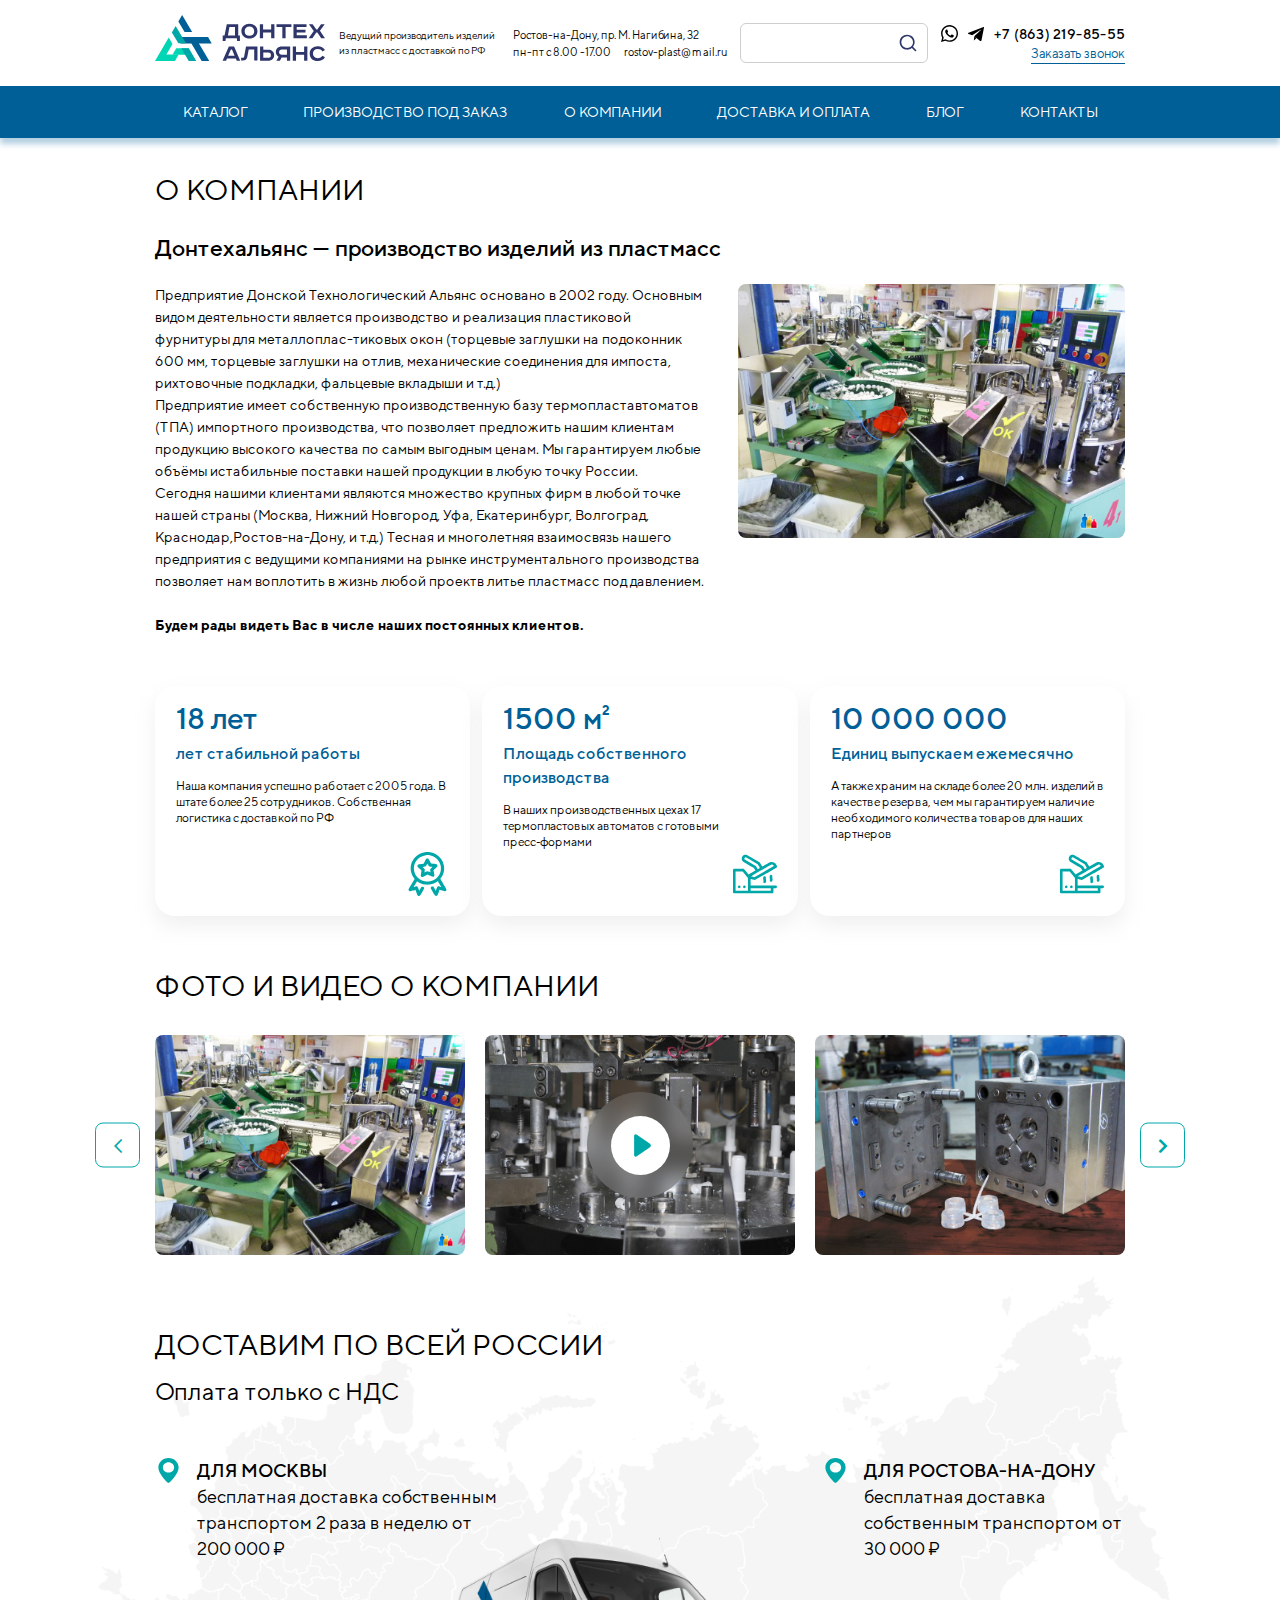
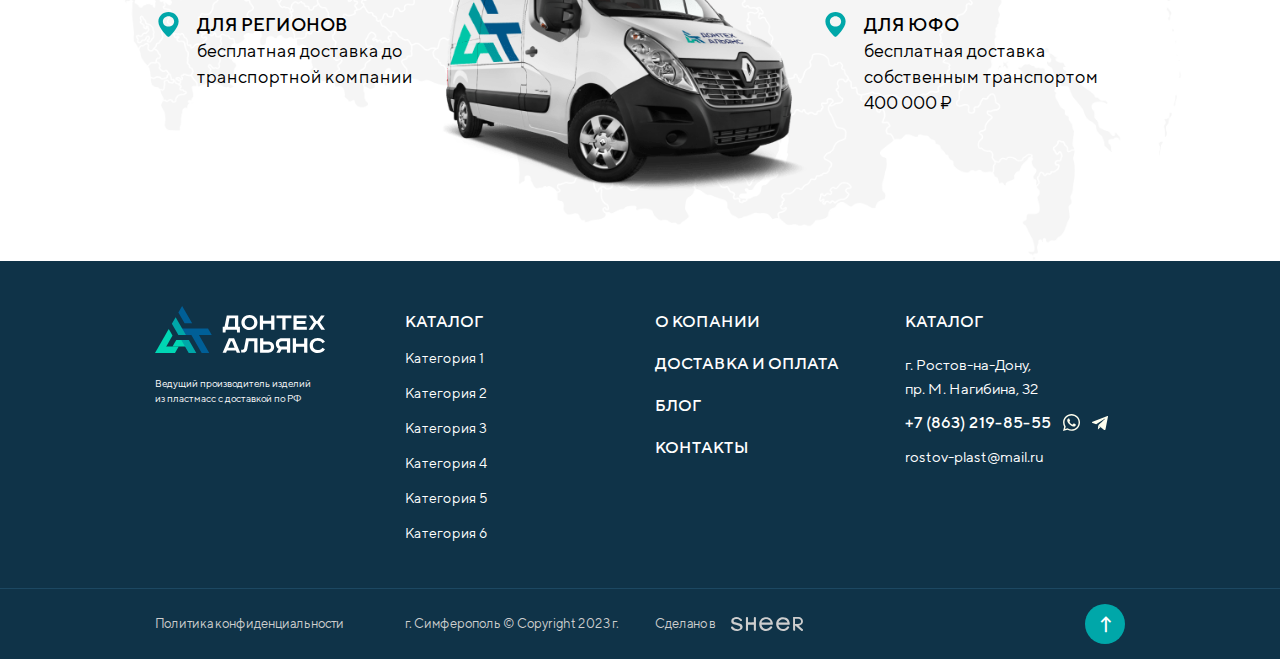
<file: about.html>
<!DOCTYPE html>
<!--[if lt IE 7]><html lang="ru" class="lt-ie9 lt-ie8 lt-ie7"><![endif]-->
<!--[if IE 7]><html lang="ru" class="lt-ie9 lt-ie8"><![endif]-->
<!--[if IE 8]><html lang="ru" class="lt-ie9"><![endif]-->
<!--[if gt IE 8]><!-->
<html lang="ru">
<!--<![endif]-->
<head>
	<meta charset="utf-8" />
	<title>Заголовок</title>
	<meta http-equiv="X-UA-Compatible" content="IE=edge" />
	<meta name="viewport" content="width=device-width, initial-scale=1.0" />
	<meta name="format-detection" content="telephone=no" />
	<link rel="shortcut icon" href="favicon.png" />
	<link rel="stylesheet" href="libs/bootstrap/bootstrap-grid.css" />
	<link rel="stylesheet" href="libs/fontawesome-free-5.12.0-web/css/all.min.css" />
	<link rel="stylesheet" href="libs/fancybox/jquery.fancybox.css" />
	<link rel="stylesheet" href="libs/modal-video/modal-video.css" />
	<link rel="stylesheet" href="libs/slick-1.5.9/slick/slick.css" />
	<link rel="stylesheet" href="libs/slick-1.5.9/slick/slick-theme.css" />
	<link rel="stylesheet" href="css/fonts.css" />
	<link rel="stylesheet" href="css/main.css?ver=1.7" />
	<link rel="stylesheet" href="css/media.css?ver=1.7" />
</head>
<body>

	<div class="wrapper">

		<header class="header">
			<div class="container">
				<div class="header__wrapper">
					<div class="logo-wrap">
						<a href="#" class="logo">
							<img src="img/logo.svg" alt="alt">
						</a>
						<div class="logo-descr">Ведущий производитель изделий из пластмасс с доставкой по  РФ</div>
					</div>
					<div class="header-info">
						<p>Ростов-на-Дону, пр. М. Нагибина, 32</p>
						<p>пн-пт с 8.00 -17.00 <a href="mailto:rostov-plast@mail.ru">rostov-plast@mail.ru</a></p>
					</div>
					<div class="search-form">
						<form>
							<input type="text" required="required">
							<button class="btn-search"></button>
						</form>
					</div>
					<div class="header-contacts">
						<div class="line-contacts">
							<ul class="socials-simple">
								<li><a href="#"><img src="img/wp.svg" alt="alt"></a></li>
								<li><a href="#"><img src="img/tg.svg" alt="alt"></a></li>
							</ul>
							<a href="tel:+78632198555" class="phone-main"><i class="fas fa-phone-alt"></i> +7 (863) 219-85-55</a>
						</div>
						<a href="#" class="link-simple">Заказать звонок</a>
					</div>
					<span class='sandwich'>
						<span class='sw-topper'></span>
						<span class='sw-bottom'></span>
						<span class='sw-footer'></span>
					</span>
				</div>
			</div>
			<div class="header-bottom">
				<div class="container">
					<div class="header-bottom__mobile">
						<div class="search-form">
							<form>
								<input type="text" required="required">
								<button class="btn-search"></button>
							</form>
						</div>
					</div>
					<ul class="menu">
						<li><a href="#">Каталог</a></li>
						<li><a href="#">Производство под заказ</a></li>
						<li><a href="#">О компании</a></li>
						<li><a href="#">Доставка и оплата</a></li>
						<li><a href="#">Блог</a></li>
						<li><a href="#">Контакты</a></li>
					</ul>
					<div class="header-bottom__mobile">
						<div class="header-info">
							<p>Ростов-на-Дону, пр. М. Нагибина, 32</p>
							<p>пн-пт с 8.00 -17.00 <a href="mailto:rostov-plast@mail.ru">rostov-plast@mail.ru</a></p>
						</div>
						<div class="header-contacts">
							<a href="#" class="link-simple">Заказать звонок</a>
						</div>
					</div>
				</div>
			</div>
		</header>

		<section class="page-about">
			<div class="container">
				<h1 class="title-section">О КОМПАНИИ</h1>
				<h2 class="title-small">Донтехальянс — производство изделий из пластмасс</h2>
				<div class="row">
					<div class="col-lg-7">
						<p>Предприятие Донской Технологический Альянс основано в 2002 году. Основным видом деятельности является производство и реализация пластиковой фурнитуры для металлоплас-тиковых окон (торцевые заглушки на подоконник 600 мм, торцевые заглушки на отлив, механические соединения для импоста, рихтовочные подкладки, фальцевые вкладыши и т.д.)</p>
						<p>Предприятие имеет собственную производственную базу термопластавтоматов (ТПА) импортного производства, что позволяет предложить нашим клиентам продукцию высокого качества по самым выгодным ценам. Мы гарантируем любые объёмы истабильные поставки нашей продукции в любую точку России.</p>
						<p>Сегодня нашими клиентами являются множество крупных фирм в любой точке нашей страны (Москва, Нижний Новгород, Уфа, Екатеринбург, Волгоград, Краснодар,Ростов-на-Дону, и т.д.)
						Тесная и многолетняя взаимосвязь нашего предприятия с ведущими компаниями на рынке инструментального производства позволяет нам воплотить в жизнь любой проектв литье пластмасс под давлением.</p>
						<br>
						<p><strong>Будем рады видеть Вас в числе наших постоянных клиентов.</strong></p>
					</div>
					<div class="col-lg-5">
						<div class="image-simple">
							<img src="img/about1.jpg" alt="alt">
						</div>
					</div>
				</div>
			</div>
		</section>

		<section class="advantages">
			<div class="container">
				<div class="row row_advantages">
					<div class="col-lg-4">
						<div class="item-advantage">
							<div class="item-advantage__title">18 лет </div>
							<div class="title-min">лет стабильной работы</div>
							<p>Наша компания успешно работает с 2005 года. В штате более 25 сотрудников. Собственная логистика с доставкой по РФ</p>
							<div class="item-advantage__icon">
								<img src="img/ic_avd1.svg" alt="alt">
							</div>
						</div>
					</div>
					<div class="col-lg-4">
						<div class="item-advantage">
							<div class="item-advantage__title">1500 м<sup>2</sup></div>
							<div class="title-min">Площадь собственного производства </div>
							<p>В наших производственных цехах 17 термопластовых автоматов с готовыми пресс&#8209;формами</p>
							<div class="item-advantage__icon">
								<img src="img/ic_avd3.svg" alt="alt">
							</div>
						</div>
					</div>
					<div class="col-lg-4">
						<div class="item-advantage">
							<div class="item-advantage__title">10 000 000</div>
							<div class="title-min">Единиц выпускаем ежемесячно  </div>
							<p>А также храним на складе более 20 млн. изделий в качестве резерва, чем мы гарантируем наличие необходимого количества товаров для наших партнеров</p>
							<div class="item-advantage__icon">
								<img src="img/ic_avd3.svg" alt="alt">
							</div>
						</div>
					</div>
				</div>
			</div>
		</section>

		<section class="gallery">
			<div class="container">
				<h2 class="title-section">фото и видео о компании</h2>
				<ul class="slider-gallery">
					<li>
						<a href="img/gallery1.jpg" class="item-gallery fancybox" rel="group1">
							<img src="img/gallery1.jpg" alt="alt">
						</a>
					</li>
					<li>
						<a href="#" class="item-gallery btn-video" data-video-id="E8d_JvMpoY4">
							<img src="img/gallery2.jpg" alt="alt">
						</a>
					</li>
					<li>
						<a href="img/gallery3.jpg" class="item-gallery fancybox" rel="group1">
							<img src="img/gallery3.jpg" alt="alt">
						</a>
					</li>
					<li>
						<a href="img/gallery1.jpg" class="item-gallery fancybox" rel="group1">
							<img src="img/gallery1.jpg" alt="alt">
						</a>
					</li>
				</ul>
			</div>
		</section>

		<section class="delivery"> 
			<div class="container">
				<h2 class="title-section">Доставим по всей россии</h2>
				<div class="descr-section">Оплата только с НДС</div>
				<div class="row row_delivery">
					<div class="col-lg-4 col-md-6">
						<div class="item-delivery">
							<div class="item-delivery__title">Для Москвы</div>
							<p>бесплатная доставка собственным транспортом 2 раза в неделю от <span>200 000 ₽</span></p>
						</div>
						<div class="item-delivery">
							<div class="item-delivery__title">Для регионов</div>
							<p>бесплатная доставка до транспортной компании</p>
						</div>
					</div>
					<div class="col-lg-4 col-delivery">
						<div class="image-delivery">
							<img src="img/image_delivery.png" alt="alt">
						</div>
					</div>
					<div class="col-lg-4 col-md-6">
						<div class="item-delivery">
							<div class="item-delivery__title">Для Ростова-на-Дону</div>
							<p>бесплатная доставка собственным транспортом от <span>30 000 ₽</span></p>
						</div>
						<div class="item-delivery">
							<div class="item-delivery__title">Для ЮФО</div>
							<p>бесплатная доставка собственным транспортом <span>400 000 ₽</span> </p>
						</div>
					</div>
				</div>
			</div>
		</section>

		<footer class="footer">
			<div class="container">
				<div class="row">
					<div class="col-lg-3">
						<div class="logo-wrap">
							<a href="#" class="logo">
								<img src="img/logo2.svg" alt="alt">
							</a>
							<div class="logo-descr">Ведущий производитель изделий из пластмасс с доставкой по  РФ</div>
						</div>
					</div>
					<div class="col-lg-3">
						<div class="footer__title">КАТАЛОГ <i class="fal fa-chevron-down"></i></div>
						<div class="footer__content">
							<ul class="footer__nav">
								<li><a href="#">Категория 1</a></li>
								<li><a href="#">Категория 2</a></li>
								<li><a href="#">Категория 3</a></li>
								<li><a href="#">Категория 4</a></li>
								<li><a href="#">Категория 5</a></li>
								<li><a href="#">Категория 6</a></li>
							</ul>
						</div>
					</div>
					<div class="col-lg-3">
						<ul class="footer__nav footer__nav_big">
							<li><a href="#">о копании</a></li>
							<li><a href="#">доставка и оплата</a></li>
							<li><a href="#">блог</a></li>
							<li><a href="#">контакты</a></li>
						</ul>
					</div>
					<div class="col-lg-3">
						<div class="footer__title">КАТАЛОГ <i class="fal fa-chevron-down"></i></div>
						<div class="footer__content">
							<div class="footer__contacts">
								<p>г. Ростов-на-Дону, <br>пр. М. Нагибина, 32</p>
								<div class="line-contacts">
									<a href="tel:+78632198555" class="phone-main">+7 (863) 219-85-55</a>
									<ul class="socials-simple">
										<li><a href="#"><img src="img/wp.svg" alt="alt"></a></li>
										<li><a href="#"><img src="img/tg.svg" alt="alt"></a></li>
									</ul>
								</div>
								<p>rostov-plast@mail.ru</p>
							</div>
						</div>
					</div>
				</div>
			</div>
			<div class="footer-bottom">
				<div class="container">
					<div class="row align-items-center">
						<div class="col-lg">
							<a href="#">Политика конфиденциальности </a>
						</div>
						<div class="col-lg"> 
							<p>г. Симферополь © Copyright  2023 г.</p>
						</div>
						<div class="col-lg">
							<div class="create">Сделано в <a href="#"><img src="img/copy.svg" alt="alt"></a></div>
						</div>
						<div class="col-lg">
							<div class="btn_top"><i class="far fa-long-arrow-up"></i></div>
						</div>
					</div>
				</div>
			</div>
		</footer>
		
	</div>


	<!--[if lt IE 9]>
	<script src="libs/html5shiv/es5-shim.min.js"></script>
	<script src="libs/html5shiv/html5shiv.min.js"></script>
	<script src="libs/html5shiv/html5shiv-printshiv.min.js"></script>
	<script src="libs/respond/respond.min.js"></script>
<![endif]-->
<script src="libs/jquery/jquery-3.6.0.min.js"></script>
<script src="libs/jquery-mousewheel/jquery.mousewheel.min.js"></script>
<script src="libs/fancybox/jquery.fancybox.pack.js"></script>
<script src="libs/slick-1.5.9/slick/slick.min.js"></script>
<script src="libs/scroll2id/PageScroll2id.min.js"></script>
<script src="libs/mask/jquery.maskedinput.js"></script>
<script src="libs/modal-video/jquery-modal-video.min.js"></script>
<script src="libs/jQueryFormStyler-master/jquery.formstyler.min.js"></script>
<script src="js/common.js?ver=1.7"></script>
<!-- Yandex.Metrika counter --><!-- /Yandex.Metrika counter -->
<!-- Google Analytics counter --><!-- /Google Analytics counter -->
</body>
</html>
</file>
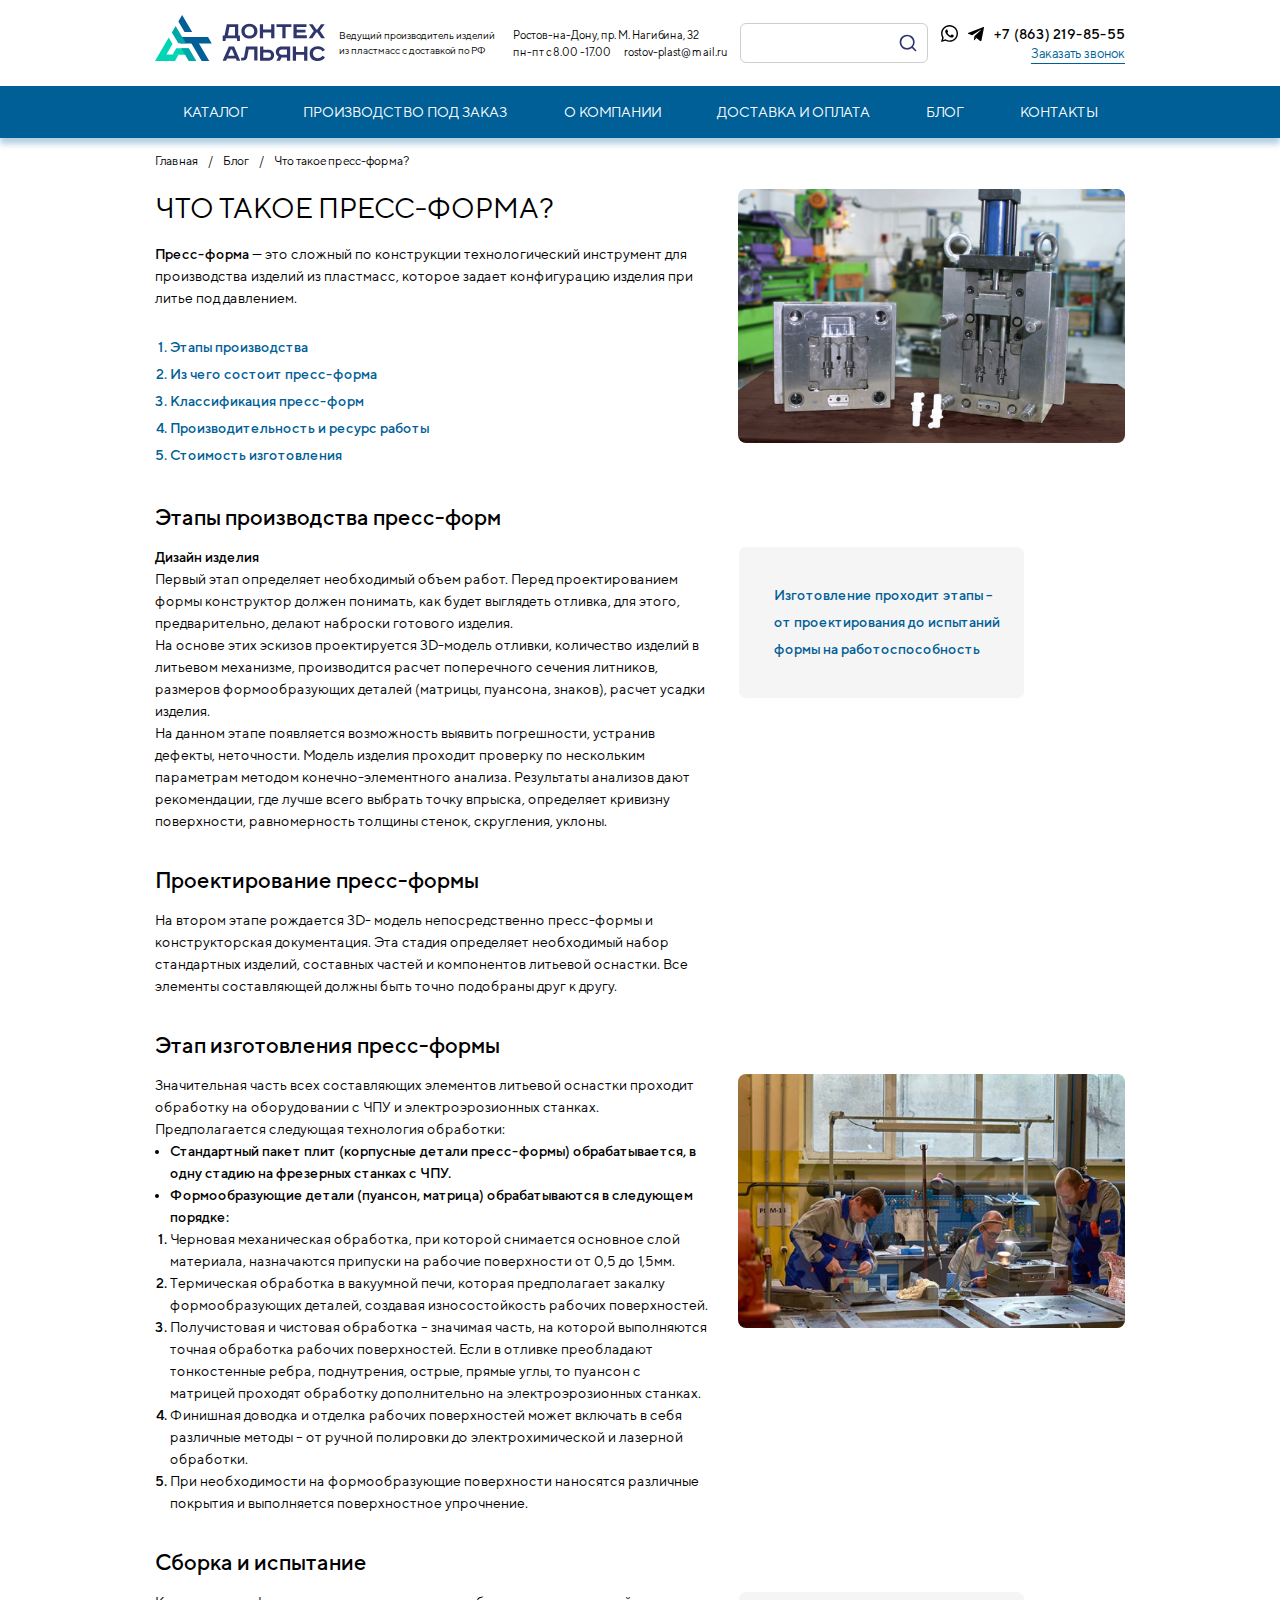
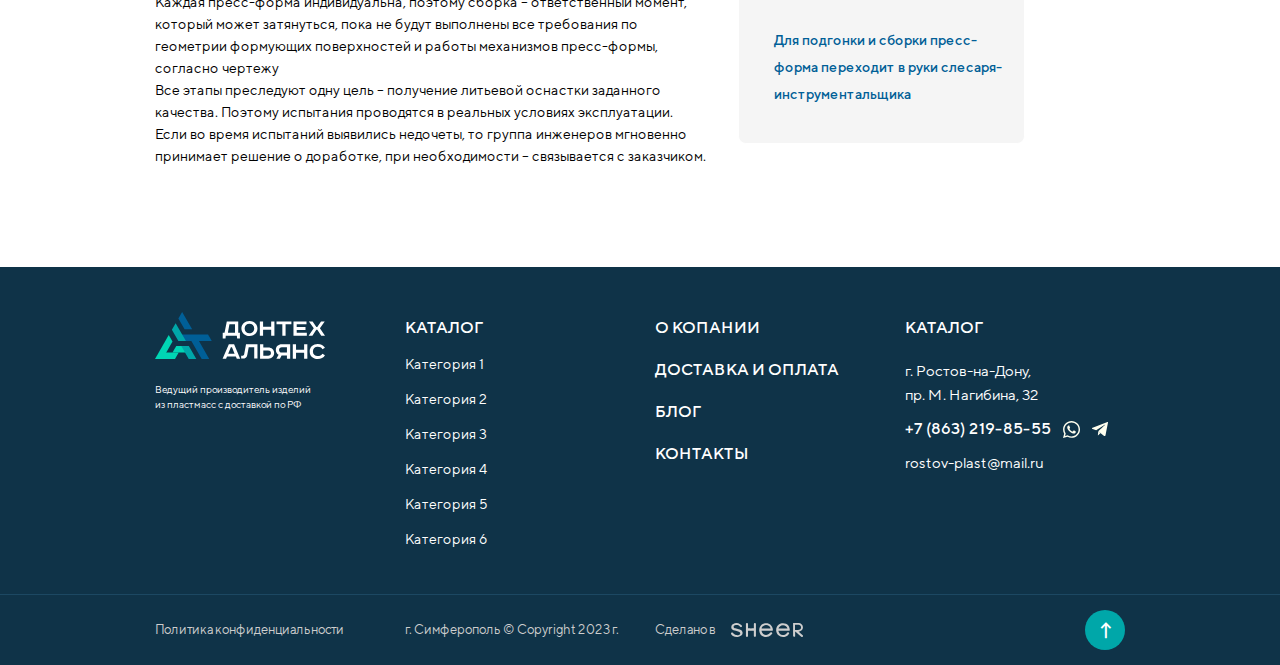
<file: article.html>
<!DOCTYPE html>
<!--[if lt IE 7]><html lang="ru" class="lt-ie9 lt-ie8 lt-ie7"><![endif]-->
<!--[if IE 7]><html lang="ru" class="lt-ie9 lt-ie8"><![endif]-->
<!--[if IE 8]><html lang="ru" class="lt-ie9"><![endif]-->
<!--[if gt IE 8]><!-->
<html lang="ru">
<!--<![endif]-->
<head>
	<meta charset="utf-8" />
	<title>Заголовок</title>
	<meta http-equiv="X-UA-Compatible" content="IE=edge" />
	<meta name="viewport" content="width=device-width, initial-scale=1.0" />
	<meta name="format-detection" content="telephone=no" />
	<link rel="shortcut icon" href="favicon.png" />
	<link rel="stylesheet" href="libs/bootstrap/bootstrap-grid.css" />
	<link rel="stylesheet" href="libs/fontawesome-free-5.12.0-web/css/all.min.css" />
	<link rel="stylesheet" href="libs/fancybox/jquery.fancybox.css" />
	<link rel="stylesheet" href="libs/modal-video/modal-video.css" />
	<link rel="stylesheet" href="libs/slick-1.5.9/slick/slick.css" />
	<link rel="stylesheet" href="libs/slick-1.5.9/slick/slick-theme.css" />
	<link rel="stylesheet" href="css/fonts.css" />
	<link rel="stylesheet" href="css/main.css?ver=1.7" />
	<link rel="stylesheet" href="css/media.css?ver=1.7" />
</head>
<body>

	<div class="wrapper">

		<header class="header">
			<div class="container">
				<div class="header__wrapper">
					<div class="logo-wrap">
						<a href="#" class="logo">
							<img src="img/logo.svg" alt="alt">
						</a>
						<div class="logo-descr">Ведущий производитель изделий из пластмасс с доставкой по  РФ</div>
					</div>
					<div class="header-info">
						<p>Ростов-на-Дону, пр. М. Нагибина, 32</p>
						<p>пн-пт с 8.00 -17.00 <a href="mailto:rostov-plast@mail.ru">rostov-plast@mail.ru</a></p>
					</div>
					<div class="search-form">
						<form>
							<input type="text" required="required">
							<button class="btn-search"></button>
						</form>
					</div>
					<div class="header-contacts">
						<div class="line-contacts">
							<ul class="socials-simple">
								<li><a href="#"><img src="img/wp.svg" alt="alt"></a></li>
								<li><a href="#"><img src="img/tg.svg" alt="alt"></a></li>
							</ul>
							<a href="tel:+78632198555" class="phone-main"><i class="fas fa-phone-alt"></i> +7 (863) 219-85-55</a>
						</div>
						<a href="#" class="link-simple">Заказать звонок</a>
					</div>
					<span class='sandwich'>
						<span class='sw-topper'></span>
						<span class='sw-bottom'></span>
						<span class='sw-footer'></span>
					</span>
				</div>
			</div>
			<div class="header-bottom">
				<div class="container">
					<div class="header-bottom__mobile">
						<div class="search-form">
							<form>
								<input type="text" required="required">
								<button class="btn-search"></button>
							</form>
						</div>
					</div>
					<ul class="menu">
						<li><a href="#">Каталог</a></li>
						<li><a href="#">Производство под заказ</a></li>
						<li><a href="#">О компании</a></li>
						<li><a href="#">Доставка и оплата</a></li>
						<li><a href="#">Блог</a></li>
						<li><a href="#">Контакты</a></li>
					</ul>
					<div class="header-bottom__mobile">
						<div class="header-info">
							<p>Ростов-на-Дону, пр. М. Нагибина, 32</p>
							<p>пн-пт с 8.00 -17.00 <a href="mailto:rostov-plast@mail.ru">rostov-plast@mail.ru</a></p>
						</div>
						<div class="header-contacts">
							<a href="#" class="link-simple">Заказать звонок</a>
						</div>
					</div>
				</div>
			</div>
		</header>

		<section class="article">
			<div class="container">
				<ul class="breadcrumbs">
					<li><a href="#">Главная</a></li>
					<li><a href="#">Блог</a></li>
					<li>Что такое пресс-форма?</li>
				</ul>
				<div class="row">
					<div class="col-lg-7">
						<h1>Что такое пресс-форма?</h1>
						<p><strong>Пресс-форма</strong> — это сложный по конструкции технологический инструмент для производства изделий из пластмасс, которое задает конфигурацию изделия при литье под давлением.</p>
						<ol class="nav-article">
							<li><a href="#article-1">Этапы производства</a></li>
							<li><a href="#article-2">Из чего состоит пресс-форма </a></li>
							<li><a href="#article-3">Классификация пресс-форм </a></li>
							<li><a href="#article-3">Производительность и ресурс работы </a></li>
							<li><a href="#article-3">Стоимость изготовления</a></li>
						</ol>
					</div>
					<div class="col-lg-5">
						<img src="img/article1.jpg" alt="alt">
					</div>
				</div>
				<h2 id="article-1">Этапы производства пресс-форм</h2>
				<div class="row">
					<div class="col-lg-7">
						<p><strong>Дизайн изделия</strong></p>
						<p>Первый этап определяет необходимый объем работ. Перед проектированием формы конструктор должен понимать, как будет выглядеть отливка, для этого, предварительно, делают наброски готового изделия.</p>
						<p>На основе этих эскизов проектируется 3D-модель отливки, количество изделий в литьевом механизме, производится расчет поперечного сечения литников, размеров формообразующих деталей (матрицы, пуансона, знаков), расчет усадки изделия.</p>
						<p>На данном этапе появляется возможность выявить погрешности, устранив дефекты, неточности. Модель изделия проходит проверку по нескольким параметрам методом конечно-элементного анализа. Результаты анализов дают рекомендации, где лучше всего выбрать точку впрыска, определяет кривизну поверхности, равномерность толщины стенок, скругления, уклоны.</p>
						<h2>Проектирование пресс-формы</h2>
						<p>На втором этапе рождается 3D- модель непосредственно пресс-формы и конструкторская документация. Эта стадия определяет необходимый набор стандартных изделий, составных частей и компонентов литьевой оснастки. Все элементы составляющей должны быть точно подобраны друг к другу.</p>
					</div>
					<div class="col-lg-5">
						<blockquote>
							<p>Изготовление проходит этапы – от проектирования до испытаний формы на работоспособность</p>
						</blockquote>
					</div>
				</div>
				<h2 id="article-2">Этап изготовления пресс-формы</h2>
				<div class="row">
					<div class="col-lg-7">
						<p>Значительная часть всех составляющих элементов литьевой оснастки проходит обработку на оборудовании с ЧПУ и электроэрозионных станках. Предполагается следующая технология обработки:</p>
						<ul>
							<li>Стандартный пакет плит (корпусные детали пресс-формы) обрабатывается, в одну стадию на фрезерных станках с ЧПУ.</li>
							<li>Формообразующие детали (пуансон, матрица) обрабатываются в следующем порядке:</li>
						</ul>
						<ol>
							<li>Черновая механическая обработка, при которой снимается основное слой материала, назначаются припуски на рабочие поверхности от 0,5 до 1,5мм.</li>
							<li>Термическая обработка в вакуумной печи, которая предполагает закалку формообразующих деталей, создавая износостойкость рабочих поверхностей.</li>
							<li>Получистовая и чистовая обработка – значимая часть, на которой выполняются точная обработка рабочих поверхностей. Если в отливке преобладают тонкостенные ребра, поднутрения, острые, прямые углы, то пуансон с матрицей проходят обработку дополнительно на электроэрозионных станках.</li>
							<li>Финишная доводка и отделка рабочих поверхностей может включать в себя различные методы – от ручной полировки до электрохимической и лазерной обработки.</li>
							<li>При необходимости на формообразующие поверхности наносятся различные покрытия и выполняется поверхностное упрочнение.</li>
						</ol>
					</div>
					<div class="col-lg-5">
						<img src="img/article2.jpg" alt="alt">
					</div>
				</div>
				<h2 id="article-3">Сборка и испытание</h2>
				<div class="row">
					<div class="col-lg-7">
						<p>Каждая пресс-форма индивидуальна, поэтому сборка – ответственный момент, который может затянуться, пока не будут выполнены все требования по геометрии формующих поверхностей и работы механизмов пресс-формы, согласно чертежу <br>Все этапы преследуют одну цель – получение литьевой оснастки заданного качества. Поэтому испытания проводятся в реальных условиях эксплуатации. <br>Если во время испытаний выявились недочеты, то группа инженеров мгновенно принимает решение о доработке, при необходимости – связывается с заказчиком.</p>
					</div>
					<div class="col-lg-5">
						<blockquote>
							<p>Для подгонки и сборки пресс-форма переходит в руки слесаря-инструментальщика</p>
						</blockquote>
					</div>
				</div>
			</div>
		</section>

		<footer class="footer">
			<div class="container">
				<div class="row">
					<div class="col-lg-3">
						<div class="logo-wrap">
							<a href="#" class="logo">
								<img src="img/logo2.svg" alt="alt">
							</a>
							<div class="logo-descr">Ведущий производитель изделий из пластмасс с доставкой по  РФ</div>
						</div>
					</div>
					<div class="col-lg-3">
						<div class="footer__title">КАТАЛОГ <i class="fal fa-chevron-down"></i></div>
						<div class="footer__content">
							<ul class="footer__nav">
								<li><a href="#">Категория 1</a></li>
								<li><a href="#">Категория 2</a></li>
								<li><a href="#">Категория 3</a></li>
								<li><a href="#">Категория 4</a></li>
								<li><a href="#">Категория 5</a></li>
								<li><a href="#">Категория 6</a></li>
							</ul>
						</div>
					</div>
					<div class="col-lg-3">
						<ul class="footer__nav footer__nav_big">
							<li><a href="#">о копании</a></li>
							<li><a href="#">доставка и оплата</a></li>
							<li><a href="#">блог</a></li>
							<li><a href="#">контакты</a></li>
						</ul>
					</div>
					<div class="col-lg-3">
						<div class="footer__title">КАТАЛОГ <i class="fal fa-chevron-down"></i></div>
						<div class="footer__content">
							<div class="footer__contacts">
								<p>г. Ростов-на-Дону, <br>пр. М. Нагибина, 32</p>
								<div class="line-contacts">
									<a href="tel:+78632198555" class="phone-main">+7 (863) 219-85-55</a>
									<ul class="socials-simple">
										<li><a href="#"><img src="img/wp.svg" alt="alt"></a></li>
										<li><a href="#"><img src="img/tg.svg" alt="alt"></a></li>
									</ul>
								</div>
								<p>rostov-plast@mail.ru</p>
							</div>
						</div>
					</div>
				</div>
			</div>
			<div class="footer-bottom">
				<div class="container">
					<div class="row align-items-center">
						<div class="col-lg">
							<a href="#">Политика конфиденциальности </a>
						</div>
						<div class="col-lg"> 
							<p>г. Симферополь © Copyright  2023 г.</p>
						</div>
						<div class="col-lg">
							<div class="create">Сделано в <a href="#"><img src="img/copy.svg" alt="alt"></a></div>
						</div>
						<div class="col-lg">
							<div class="btn_top"><i class="far fa-long-arrow-up"></i></div>
						</div>
					</div>
				</div>
			</div>
		</footer>
		
	</div>


	<!--[if lt IE 9]>
	<script src="libs/html5shiv/es5-shim.min.js"></script>
	<script src="libs/html5shiv/html5shiv.min.js"></script>
	<script src="libs/html5shiv/html5shiv-printshiv.min.js"></script>
	<script src="libs/respond/respond.min.js"></script>
<![endif]-->
<script src="libs/jquery/jquery-3.6.0.min.js"></script>
<script src="libs/jquery-mousewheel/jquery.mousewheel.min.js"></script>
<script src="libs/fancybox/jquery.fancybox.pack.js"></script>
<script src="libs/slick-1.5.9/slick/slick.min.js"></script>
<script src="libs/scroll2id/PageScroll2id.min.js"></script>
<script src="libs/mask/jquery.maskedinput.js"></script>
<script src="libs/modal-video/jquery-modal-video.min.js"></script>
<script src="libs/jQueryFormStyler-master/jquery.formstyler.min.js"></script>
<script src="js/common.js?ver=1.7"></script>
<!-- Yandex.Metrika counter --><!-- /Yandex.Metrika counter -->
<!-- Google Analytics counter --><!-- /Google Analytics counter -->
</body>
</html>
</file>
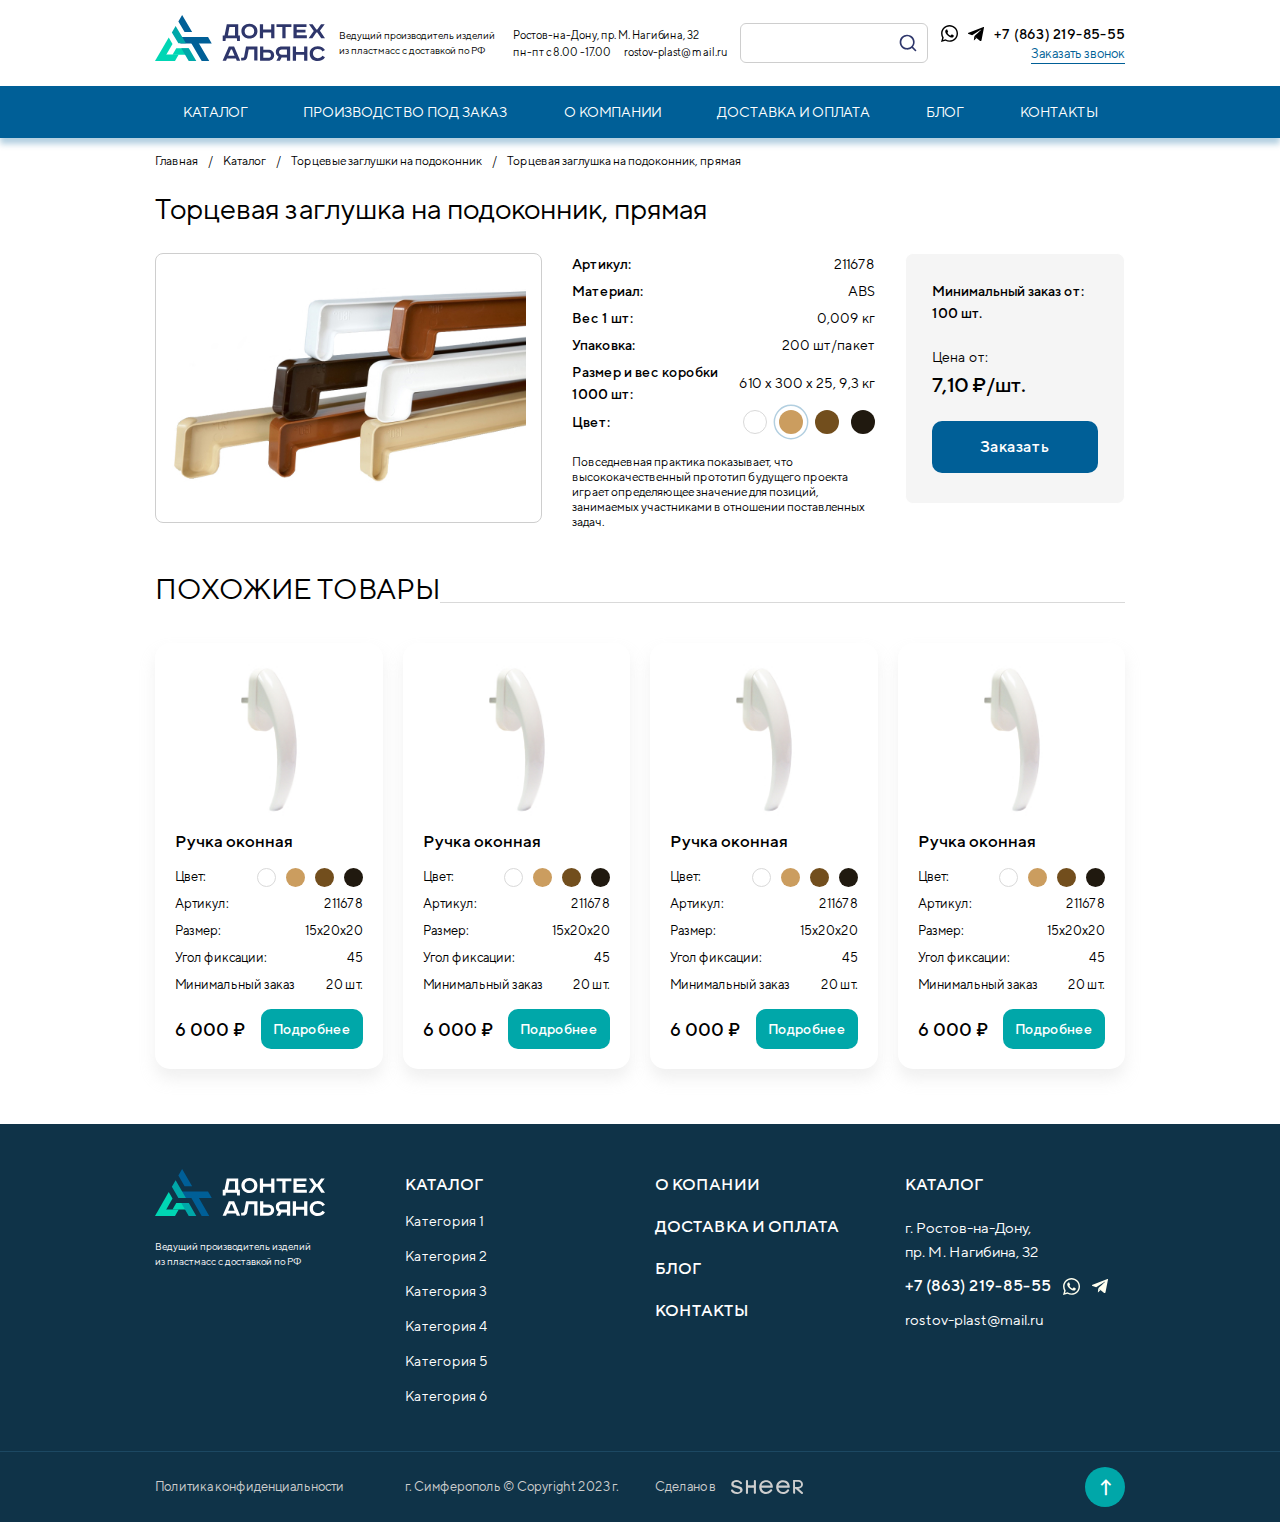
<file: card.html>
<!DOCTYPE html>
<!--[if lt IE 7]><html lang="ru" class="lt-ie9 lt-ie8 lt-ie7"><![endif]-->
<!--[if IE 7]><html lang="ru" class="lt-ie9 lt-ie8"><![endif]-->
<!--[if IE 8]><html lang="ru" class="lt-ie9"><![endif]-->
<!--[if gt IE 8]><!-->
<html lang="ru">
<!--<![endif]-->
<head>
	<meta charset="utf-8" />
	<title>Заголовок</title>
	<meta http-equiv="X-UA-Compatible" content="IE=edge" />
	<meta name="viewport" content="width=device-width, initial-scale=1.0" />
	<meta name="format-detection" content="telephone=no" />
	<link rel="shortcut icon" href="favicon.png" />
	<link rel="stylesheet" href="libs/bootstrap/bootstrap-grid.css" />
	<link rel="stylesheet" href="libs/fontawesome-free-5.12.0-web/css/all.min.css" />
	<link rel="stylesheet" href="libs/fancybox/jquery.fancybox.css" />
	<link rel="stylesheet" href="libs/modal-video/modal-video.css" />
	<link rel="stylesheet" href="libs/slick-1.5.9/slick/slick.css" />
	<link rel="stylesheet" href="libs/slick-1.5.9/slick/slick-theme.css" />
	<link rel="stylesheet" href="css/fonts.css" />
	<link rel="stylesheet" href="css/main.css?ver=1.7" />
	<link rel="stylesheet" href="css/media.css?ver=1.7" />
</head>
<body>

	<div class="wrapper">

		<header class="header">
			<div class="container">
				<div class="header__wrapper">
					<div class="logo-wrap">
						<a href="#" class="logo">
							<img src="img/logo.svg" alt="alt">
						</a>
						<div class="logo-descr">Ведущий производитель изделий из пластмасс с доставкой по  РФ</div>
					</div>
					<div class="header-info">
						<p>Ростов-на-Дону, пр. М. Нагибина, 32</p>
						<p>пн-пт с 8.00 -17.00 <a href="mailto:rostov-plast@mail.ru">rostov-plast@mail.ru</a></p>
					</div>
					<div class="search-form">
						<form>
							<input type="text" required="required">
							<button class="btn-search"></button>
						</form>
					</div>
					<div class="header-contacts">
						<div class="line-contacts">
							<ul class="socials-simple">
								<li><a href="#"><img src="img/wp.svg" alt="alt"></a></li>
								<li><a href="#"><img src="img/tg.svg" alt="alt"></a></li>
							</ul>
							<a href="tel:+78632198555" class="phone-main"><i class="fas fa-phone-alt"></i> +7 (863) 219-85-55</a>
						</div>
						<a href="#" class="link-simple">Заказать звонок</a>
					</div>
					<span class='sandwich'>
						<span class='sw-topper'></span>
						<span class='sw-bottom'></span>
						<span class='sw-footer'></span>
					</span>
				</div>
			</div>
			<div class="header-bottom">
				<div class="container">
					<div class="header-bottom__mobile">
						<div class="search-form">
							<form>
								<input type="text" required="required">
								<button class="btn-search"></button>
							</form>
						</div>
					</div>
					<ul class="menu">
						<li><a href="#">Каталог</a></li>
						<li><a href="#">Производство под заказ</a></li>
						<li><a href="#">О компании</a></li>
						<li><a href="#">Доставка и оплата</a></li>
						<li><a href="#">Блог</a></li>
						<li><a href="#">Контакты</a></li>
					</ul>
					<div class="header-bottom__mobile">
						<div class="header-info">
							<p>Ростов-на-Дону, пр. М. Нагибина, 32</p>
							<p>пн-пт с 8.00 -17.00 <a href="mailto:rostov-plast@mail.ru">rostov-plast@mail.ru</a></p>
						</div>
						<div class="header-contacts">
							<a href="#" class="link-simple">Заказать звонок</a>
						</div>
					</div>
				</div>
			</div>
		</header>

		<section class="card">
			<div class="container">
				<ul class="breadcrumbs">
					<li><a href="#">Главная</a></li>
					<li><a href="#">Каталог</a></li>
					<li><a href="#">Торцевые заглушки на подоконник</a></li>
					<li>Торцевая заглушка на подоконник, прямая</li>
				</ul>
				<h1 class="title-section">Торцевая заглушка на подоконник, прямая</h1>
				<div class="row">
					<div class="col-lg-5">
						<div class="image-card">
							<img src="img/card1.jpg" alt="alt">
						</div>
					</div>
					<div class="col-lg-4">
						<div class="feature-catalog">
							<span>Артикул:</span>
							<span>211678</span>
						</div>
						<div class="feature-catalog">
							<span>Материал:</span>
							<span>ABS</span>
						</div>
						<div class="feature-catalog">
							<span>Вес 1 шт:</span>
							<span>0,009 кг</span>
						</div>
						<div class="feature-catalog">
							<span>Упаковка: </span>
							<span>200 шт/пакет</span>
						</div>
						<div class="feature-catalog">
							<span>Размер и вес коробки <br>1000 шт:</span>
							<span>610 х 300 х 25, 9,3 кг</span>
						</div>
						<div class="feature-catalog">
							<span>Цвет:</span>
							<ul class="list-colors">
								<li class="item-color" style="background: #ffffff; border: 1px solid #D9D9D9;"></li>
								<li class="item-color active" style="background: #CB9D5F;"></li>
								<li class="item-color" style="background: #724E1D;"></li>
								<li class="item-color" style="background: #20190F;"></li>
							</ul>
						</div>
						<div class="descr-card">
							<p>Повседневная практика показывает, что высококачественный прототип будущего проекта играет определяющее значение для позиций, занимаемых участниками в отношении поставленных задач. </p>
						</div>
					</div>
					<div class="col-lg-3">
						<div class="info-card">
							<div class="info-card__title">Минимальный заказ от:</div>
							<div class="info-card__value">100 шт.</div>
							<div class="info-card__descr">Цена от:</div>
							<div class="price-card">7,10 ₽/шт.</div>
							<a href="#" class="btn-main">Заказать</a>
						</div>
					</div>
				</div>
			</div>
		</section>

		<section class="recomendation">
			<div class="container">
				<h2 class="title-section title-section_page">похожие товары</h2>
				<div class="row row_catalog">
					<div class="col-lg-3 col-md-6">
						<div class="item-catalog">
							<a href="#" class="item-catalog__image">
								<img src="img/catalog1.jpg" alt="alt">
							</a>
							<a href="#" class="item-catalog__title">Ручка оконная</a>
							<div class="feature-catalog">
								<span>Цвет:</span>
								<ul class="list-colors">
									<li class="item-color" style="background: #ffffff; border: 1px solid #D9D9D9;"></li>
									<li class="item-color" style="background: #CB9D5F;"></li>
									<li class="item-color" style="background: #724E1D;"></li>
									<li class="item-color" style="background: #20190F;"></li>
								</ul>
							</div>
							<div class="feature-catalog">
								<span>Артикул:</span>
								<span>211678</span>
							</div>
							<div class="feature-catalog">
								<span>Размер:</span>
								<span>15х20х20</span>
							</div>
							<div class="feature-catalog">
								<span>Угол фиксации:</span>
								<span>45</span>
							</div>
							<div class="feature-catalog">
								<span>Минимальный заказ</span>
								<span>20 шт.</span>
							</div>
							<div class="item-catalog__bottom">
								<div class="price-main">6 000 ₽</div>
								<a href="#" class="btn-main btn-main_simple">Подробнее</a>
							</div>
						</div>
					</div>
					<div class="col-lg-3 col-md-6">
						<div class="item-catalog">
							<a href="#" class="item-catalog__image">
								<img src="img/catalog1.jpg" alt="alt">
							</a>
							<a href="#" class="item-catalog__title">Ручка оконная</a>
							<div class="feature-catalog">
								<span>Цвет:</span>
								<ul class="list-colors">
									<li class="item-color" style="background: #ffffff; border: 1px solid #D9D9D9;"></li>
									<li class="item-color" style="background: #CB9D5F;"></li>
									<li class="item-color" style="background: #724E1D;"></li>
									<li class="item-color" style="background: #20190F;"></li>
								</ul>
							</div>
							<div class="feature-catalog">
								<span>Артикул:</span>
								<span>211678</span>
							</div>
							<div class="feature-catalog">
								<span>Размер:</span>
								<span>15х20х20</span>
							</div>
							<div class="feature-catalog">
								<span>Угол фиксации:</span>
								<span>45</span>
							</div>
							<div class="feature-catalog">
								<span>Минимальный заказ</span>
								<span>20 шт.</span>
							</div>
							<div class="item-catalog__bottom">
								<div class="price-main">6 000 ₽</div>
								<a href="#" class="btn-main btn-main_simple">Подробнее</a>
							</div>
						</div>
					</div>
					<div class="col-lg-3 col-md-6">
						<div class="item-catalog">
							<a href="#" class="item-catalog__image">
								<img src="img/catalog1.jpg" alt="alt">
							</a>
							<a href="#" class="item-catalog__title">Ручка оконная</a>
							<div class="feature-catalog">
								<span>Цвет:</span>
								<ul class="list-colors">
									<li class="item-color" style="background: #ffffff; border: 1px solid #D9D9D9;"></li>
									<li class="item-color" style="background: #CB9D5F;"></li>
									<li class="item-color" style="background: #724E1D;"></li>
									<li class="item-color" style="background: #20190F;"></li>
								</ul>
							</div>
							<div class="feature-catalog">
								<span>Артикул:</span>
								<span>211678</span>
							</div>
							<div class="feature-catalog">
								<span>Размер:</span>
								<span>15х20х20</span>
							</div>
							<div class="feature-catalog">
								<span>Угол фиксации:</span>
								<span>45</span>
							</div>
							<div class="feature-catalog">
								<span>Минимальный заказ</span>
								<span>20 шт.</span>
							</div>
							<div class="item-catalog__bottom">
								<div class="price-main">6 000 ₽</div>
								<a href="#" class="btn-main btn-main_simple">Подробнее</a>
							</div>
						</div>
					</div>
					<div class="col-lg-3 col-md-6">
						<div class="item-catalog">
							<a href="#" class="item-catalog__image">
								<img src="img/catalog1.jpg" alt="alt">
							</a>
							<a href="#" class="item-catalog__title">Ручка оконная</a>
							<div class="feature-catalog">
								<span>Цвет:</span>
								<ul class="list-colors">
									<li class="item-color" style="background: #ffffff; border: 1px solid #D9D9D9;"></li>
									<li class="item-color" style="background: #CB9D5F;"></li>
									<li class="item-color" style="background: #724E1D;"></li>
									<li class="item-color" style="background: #20190F;"></li>
								</ul>
							</div>
							<div class="feature-catalog">
								<span>Артикул:</span>
								<span>211678</span>
							</div>
							<div class="feature-catalog">
								<span>Размер:</span>
								<span>15х20х20</span>
							</div>
							<div class="feature-catalog">
								<span>Угол фиксации:</span>
								<span>45</span>
							</div>
							<div class="feature-catalog">
								<span>Минимальный заказ</span>
								<span>20 шт.</span>
							</div>
							<div class="item-catalog__bottom">
								<div class="price-main">6 000 ₽</div>
								<a href="#" class="btn-main btn-main_simple">Подробнее</a>
							</div>
						</div>
					</div>
				</div>
			</div>
		</section>

		<footer class="footer">
			<div class="container">
				<div class="row">
					<div class="col-lg-3">
						<div class="logo-wrap">
							<a href="#" class="logo">
								<img src="img/logo2.svg" alt="alt">
							</a>
							<div class="logo-descr">Ведущий производитель изделий из пластмасс с доставкой по  РФ</div>
						</div>
					</div>
					<div class="col-lg-3">
						<div class="footer__title">КАТАЛОГ <i class="fal fa-chevron-down"></i></div>
						<div class="footer__content">
							<ul class="footer__nav">
								<li><a href="#">Категория 1</a></li>
								<li><a href="#">Категория 2</a></li>
								<li><a href="#">Категория 3</a></li>
								<li><a href="#">Категория 4</a></li>
								<li><a href="#">Категория 5</a></li>
								<li><a href="#">Категория 6</a></li>
							</ul>
						</div>
					</div>
					<div class="col-lg-3">
						<ul class="footer__nav footer__nav_big">
							<li><a href="#">о копании</a></li>
							<li><a href="#">доставка и оплата</a></li>
							<li><a href="#">блог</a></li>
							<li><a href="#">контакты</a></li>
						</ul>
					</div>
					<div class="col-lg-3">
						<div class="footer__title">КАТАЛОГ <i class="fal fa-chevron-down"></i></div>
						<div class="footer__content">
							<div class="footer__contacts">
								<p>г. Ростов-на-Дону, <br>пр. М. Нагибина, 32</p>
								<div class="line-contacts">
									<a href="tel:+78632198555" class="phone-main">+7 (863) 219-85-55</a>
									<ul class="socials-simple">
										<li><a href="#"><img src="img/wp.svg" alt="alt"></a></li>
										<li><a href="#"><img src="img/tg.svg" alt="alt"></a></li>
									</ul>
								</div>
								<p>rostov-plast@mail.ru</p>
							</div>
						</div>
					</div>
				</div>
			</div>
			<div class="footer-bottom">
				<div class="container">
					<div class="row align-items-center">
						<div class="col-lg">
							<a href="#">Политика конфиденциальности </a>
						</div>
						<div class="col-lg"> 
							<p>г. Симферополь © Copyright  2023 г.</p>
						</div>
						<div class="col-lg">
							<div class="create">Сделано в <a href="#"><img src="img/copy.svg" alt="alt"></a></div>
						</div>
						<div class="col-lg">
							<div class="btn_top"><i class="far fa-long-arrow-up"></i></div>
						</div>
					</div>
				</div>
			</div>
		</footer>
		
	</div>

	<!--[if lt IE 9]>
	<script src="libs/html5shiv/es5-shim.min.js"></script>
	<script src="libs/html5shiv/html5shiv.min.js"></script>
	<script src="libs/html5shiv/html5shiv-printshiv.min.js"></script>
	<script src="libs/respond/respond.min.js"></script>
<![endif]-->
<script src="libs/jquery/jquery-3.6.0.min.js"></script>
<script src="libs/jquery-mousewheel/jquery.mousewheel.min.js"></script>
<script src="libs/fancybox/jquery.fancybox.pack.js"></script>
<script src="libs/slick-1.5.9/slick/slick.min.js"></script>
<script src="libs/scroll2id/PageScroll2id.min.js"></script>
<script src="libs/mask/jquery.maskedinput.js"></script>
<script src="libs/modal-video/jquery-modal-video.min.js"></script>
<script src="libs/jQueryFormStyler-master/jquery.formstyler.min.js"></script>
<script src="js/common.js?ver=1.7"></script>
<!-- Yandex.Metrika counter --><!-- /Yandex.Metrika counter -->
<!-- Google Analytics counter --><!-- /Google Analytics counter -->
</body>
</html>
</file>
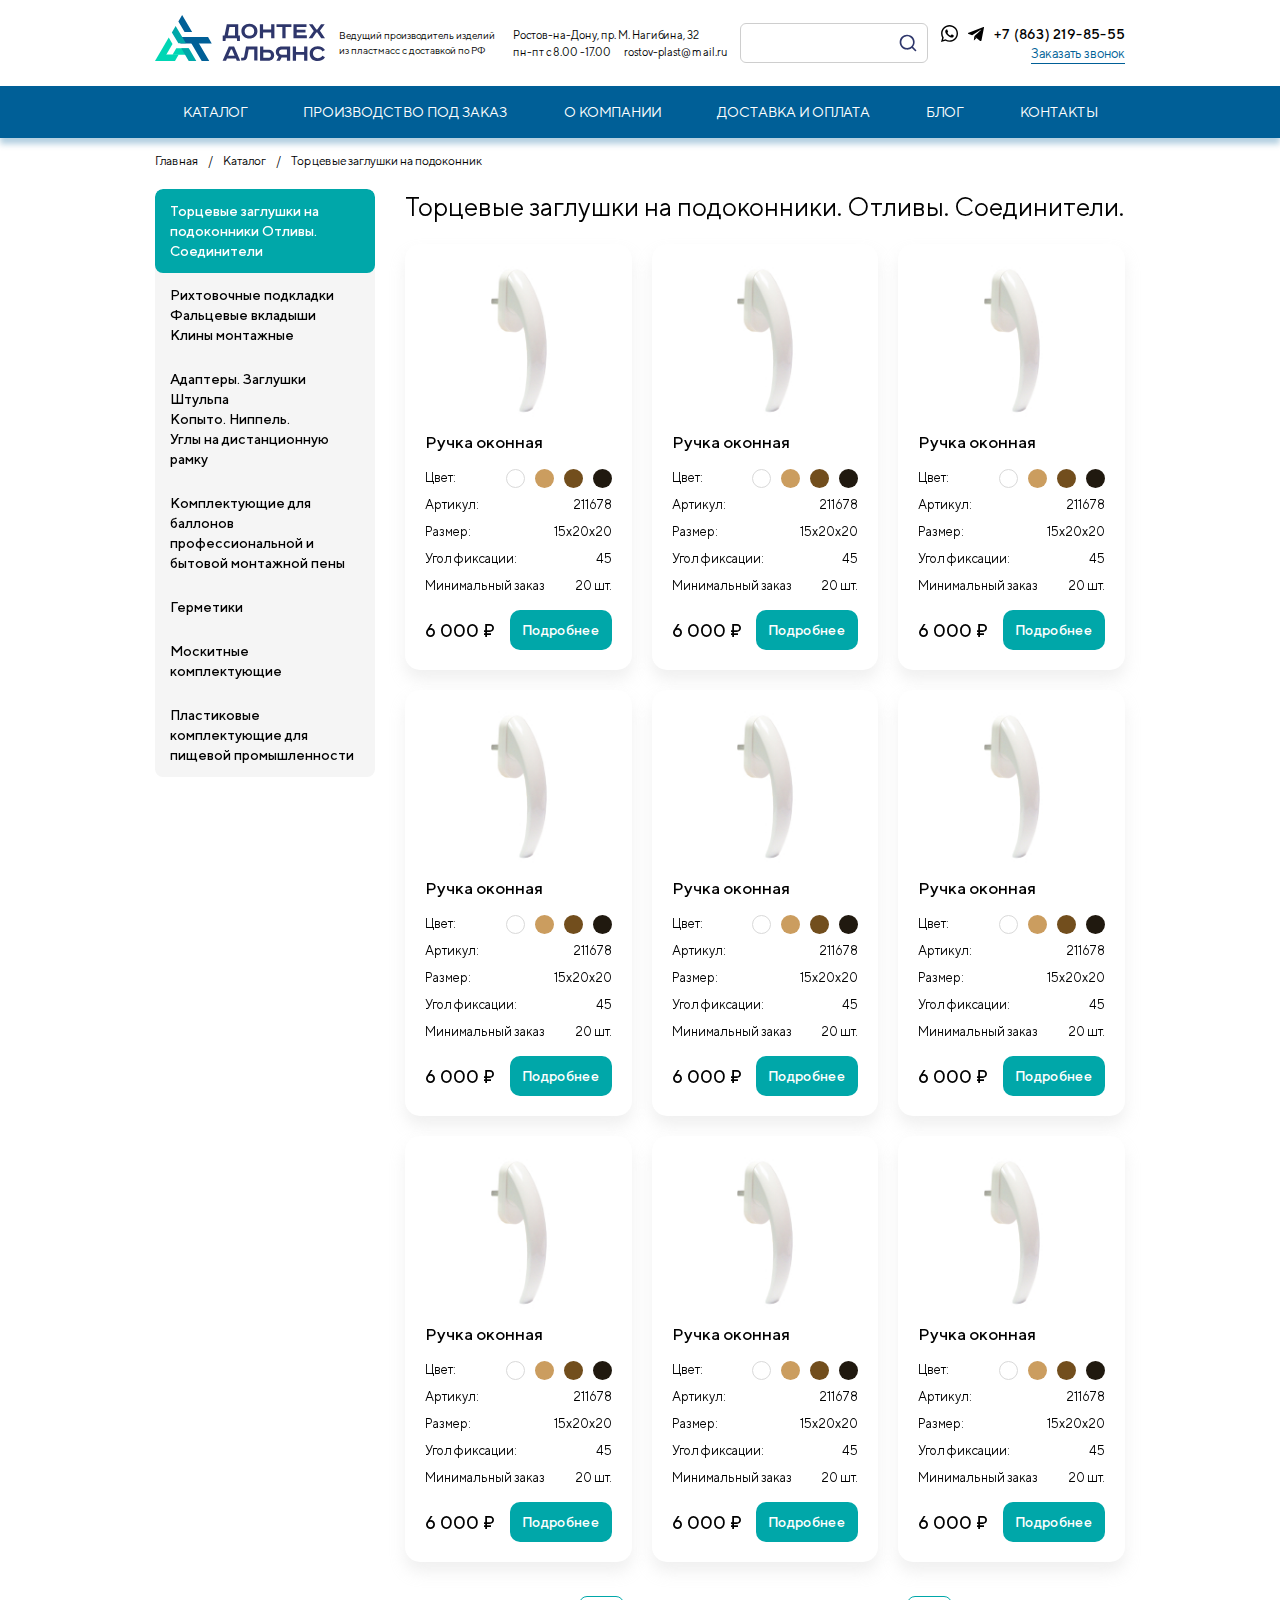
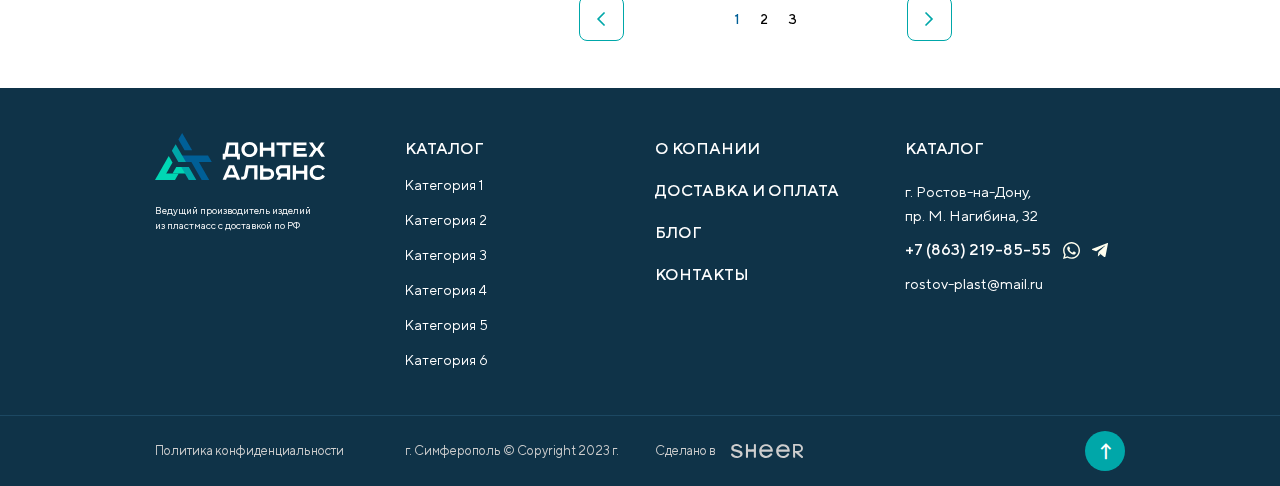
<file: catalog.html>
<!DOCTYPE html>
<!--[if lt IE 7]><html lang="ru" class="lt-ie9 lt-ie8 lt-ie7"><![endif]-->
<!--[if IE 7]><html lang="ru" class="lt-ie9 lt-ie8"><![endif]-->
<!--[if IE 8]><html lang="ru" class="lt-ie9"><![endif]-->
<!--[if gt IE 8]><!-->
<html lang="ru">
<!--<![endif]-->
<head>
	<meta charset="utf-8" />
	<title>Заголовок</title>
	<meta http-equiv="X-UA-Compatible" content="IE=edge" />
	<meta name="viewport" content="width=device-width, initial-scale=1.0" />
	<meta name="format-detection" content="telephone=no" />
	<link rel="shortcut icon" href="favicon.png" />
	<link rel="stylesheet" href="libs/bootstrap/bootstrap-grid.css" />
	<link rel="stylesheet" href="libs/fontawesome-free-5.12.0-web/css/all.min.css" />
	<link rel="stylesheet" href="libs/fancybox/jquery.fancybox.css" />
	<link rel="stylesheet" href="libs/modal-video/modal-video.css" />
	<link rel="stylesheet" href="libs/slick-1.5.9/slick/slick.css" />
	<link rel="stylesheet" href="libs/slick-1.5.9/slick/slick-theme.css" />
	<link rel="stylesheet" href="css/fonts.css" />
	<link rel="stylesheet" href="css/main.css?ver=1.7" />
	<link rel="stylesheet" href="css/media.css?ver=1.7" />
</head>
<body>

	<div class="wrapper">

		<header class="header">
			<div class="container">
				<div class="header__wrapper">
					<div class="logo-wrap">
						<a href="#" class="logo">
							<img src="img/logo.svg" alt="alt">
						</a>
						<div class="logo-descr">Ведущий производитель изделий из пластмасс с доставкой по  РФ</div>
					</div>
					<div class="header-info">
						<p>Ростов-на-Дону, пр. М. Нагибина, 32</p>
						<p>пн-пт с 8.00 -17.00 <a href="mailto:rostov-plast@mail.ru">rostov-plast@mail.ru</a></p>
					</div>
					<div class="search-form">
						<form>
							<input type="text" required="required">
							<button class="btn-search"></button>
						</form>
					</div>
					<div class="header-contacts">
						<div class="line-contacts">
							<ul class="socials-simple">
								<li><a href="#"><img src="img/wp.svg" alt="alt"></a></li>
								<li><a href="#"><img src="img/tg.svg" alt="alt"></a></li>
							</ul>
							<a href="tel:+78632198555" class="phone-main"><i class="fas fa-phone-alt"></i> +7 (863) 219-85-55</a>
						</div>
						<a href="#" class="link-simple">Заказать звонок</a>
					</div>
					<span class='sandwich'>
						<span class='sw-topper'></span>
						<span class='sw-bottom'></span>
						<span class='sw-footer'></span>
					</span>
				</div>
			</div>
			<div class="header-bottom">
				<div class="container">
					<div class="header-bottom__mobile">
						<div class="search-form">
							<form>
								<input type="text" required="required">
								<button class="btn-search"></button>
							</form>
						</div>
					</div>
					<ul class="menu">
						<li><a href="#">Каталог</a></li>
						<li><a href="#">Производство под заказ</a></li>
						<li><a href="#">О компании</a></li>
						<li><a href="#">Доставка и оплата</a></li>
						<li><a href="#">Блог</a></li>
						<li><a href="#">Контакты</a></li>
					</ul>
					<div class="header-bottom__mobile">
						<div class="header-info">
							<p>Ростов-на-Дону, пр. М. Нагибина, 32</p>
							<p>пн-пт с 8.00 -17.00 <a href="mailto:rostov-plast@mail.ru">rostov-plast@mail.ru</a></p>
						</div>
						<div class="header-contacts">
							<a href="#" class="link-simple">Заказать звонок</a>
						</div>
					</div>
				</div>
			</div>
		</header>

		<section class="page-catalog">
			<div class="container">
				<ul class="breadcrumbs">
					<li><a href="#">Главная</a></li>
					<li><a href="#">Каталог</a></li>
					<li>Торцевые заглушки на подоконник</li>
				</ul>
				<div class="row">
					<div class="col-lg-3">
						<a href="#" class="btn-main btn-main_filter">Фильтр <i class="far fa-filter"></i></a>
						<div class="nav-catalog">
							<ul>
								<li class="active"><a href="#">Торцевые заглушки на подоконники Отливы. Соединители</a></li>
								<li><a href="#">Рихтовочные подкладки Фальцевые вкладыши Клины монтажные</a></li>
								<li><a href="#">Адаптеры. Заглушки Штульпа <br>Копыто. Ниппель. <br>Углы на дистанционную рамку</a></li>
								<li><a href="#">Комплектующие для баллонов профессиональной и бытовой монтажной пены</a></li>
								<li><a href="#">Герметики</a></li>
								<li><a href="#">Москитные комплектующие</a></li>
								<li><a href="#">Пластиковые комплектующие для пищевой промышленности</a></li>
							</ul>
						</div>
					</div>
					<div class="col-lg-9">
						<h1 class="title-section">Торцевые заглушки на подоконники. Отливы. Соединители.</h1>
						<div class="row row_catalog">
							<div class="col-lg-4 col-md-6">
								<div class="item-catalog">
									<a href="#" class="item-catalog__image">
										<img src="img/catalog1.jpg" alt="alt">
									</a>
									<a href="#" class="item-catalog__title">Ручка оконная</a>
									<div class="feature-catalog">
										<span>Цвет:</span>
										<ul class="list-colors">
											<li class="item-color" style="background: #ffffff; border: 1px solid #D9D9D9;"></li>
											<li class="item-color" style="background: #CB9D5F;"></li>
											<li class="item-color" style="background: #724E1D;"></li>
											<li class="item-color" style="background: #20190F;"></li>
										</ul>
									</div>
									<div class="feature-catalog">
										<span>Артикул:</span>
										<span>211678</span>
									</div>
									<div class="feature-catalog">
										<span>Размер:</span>
										<span>15х20х20</span>
									</div>
									<div class="feature-catalog">
										<span>Угол фиксации:</span>
										<span>45</span>
									</div>
									<div class="feature-catalog">
										<span>Минимальный заказ</span>
										<span>20 шт.</span>
									</div>
									<div class="item-catalog__bottom">
										<div class="price-main">6 000 ₽</div>
										<a href="#" class="btn-main btn-main_simple">Подробнее</a>
									</div>
								</div>
							</div>
							<div class="col-lg-4 col-md-6">
								<div class="item-catalog">
									<a href="#" class="item-catalog__image">
										<img src="img/catalog1.jpg" alt="alt">
									</a>
									<a href="#" class="item-catalog__title">Ручка оконная</a>
									<div class="feature-catalog">
										<span>Цвет:</span>
										<ul class="list-colors">
											<li class="item-color" style="background: #ffffff; border: 1px solid #D9D9D9;"></li>
											<li class="item-color" style="background: #CB9D5F;"></li>
											<li class="item-color" style="background: #724E1D;"></li>
											<li class="item-color" style="background: #20190F;"></li>
										</ul>
									</div>
									<div class="feature-catalog">
										<span>Артикул:</span>
										<span>211678</span>
									</div>
									<div class="feature-catalog">
										<span>Размер:</span>
										<span>15х20х20</span>
									</div>
									<div class="feature-catalog">
										<span>Угол фиксации:</span>
										<span>45</span>
									</div>
									<div class="feature-catalog">
										<span>Минимальный заказ</span>
										<span>20 шт.</span>
									</div>
									<div class="item-catalog__bottom">
										<div class="price-main">6 000 ₽</div>
										<a href="#" class="btn-main btn-main_simple">Подробнее</a>
									</div>
								</div>
							</div>
							<div class="col-lg-4 col-md-6">
								<div class="item-catalog">
									<a href="#" class="item-catalog__image">
										<img src="img/catalog1.jpg" alt="alt">
									</a>
									<a href="#" class="item-catalog__title">Ручка оконная</a>
									<div class="feature-catalog">
										<span>Цвет:</span>
										<ul class="list-colors">
											<li class="item-color" style="background: #ffffff; border: 1px solid #D9D9D9;"></li>
											<li class="item-color" style="background: #CB9D5F;"></li>
											<li class="item-color" style="background: #724E1D;"></li>
											<li class="item-color" style="background: #20190F;"></li>
										</ul>
									</div>
									<div class="feature-catalog">
										<span>Артикул:</span>
										<span>211678</span>
									</div>
									<div class="feature-catalog">
										<span>Размер:</span>
										<span>15х20х20</span>
									</div>
									<div class="feature-catalog">
										<span>Угол фиксации:</span>
										<span>45</span>
									</div>
									<div class="feature-catalog">
										<span>Минимальный заказ</span>
										<span>20 шт.</span>
									</div>
									<div class="item-catalog__bottom">
										<div class="price-main">6 000 ₽</div>
										<a href="#" class="btn-main btn-main_simple">Подробнее</a>
									</div>
								</div>
							</div>
							<div class="col-lg-4 col-md-6">
								<div class="item-catalog">
									<a href="#" class="item-catalog__image">
										<img src="img/catalog1.jpg" alt="alt">
									</a>
									<a href="#" class="item-catalog__title">Ручка оконная</a>
									<div class="feature-catalog">
										<span>Цвет:</span>
										<ul class="list-colors">
											<li class="item-color" style="background: #ffffff; border: 1px solid #D9D9D9;"></li>
											<li class="item-color" style="background: #CB9D5F;"></li>
											<li class="item-color" style="background: #724E1D;"></li>
											<li class="item-color" style="background: #20190F;"></li>
										</ul>
									</div>
									<div class="feature-catalog">
										<span>Артикул:</span>
										<span>211678</span>
									</div>
									<div class="feature-catalog">
										<span>Размер:</span>
										<span>15х20х20</span>
									</div>
									<div class="feature-catalog">
										<span>Угол фиксации:</span>
										<span>45</span>
									</div>
									<div class="feature-catalog">
										<span>Минимальный заказ</span>
										<span>20 шт.</span>
									</div>
									<div class="item-catalog__bottom">
										<div class="price-main">6 000 ₽</div>
										<a href="#" class="btn-main btn-main_simple">Подробнее</a>
									</div>
								</div>
							</div>
							<div class="col-lg-4 col-md-6">
								<div class="item-catalog">
									<a href="#" class="item-catalog__image">
										<img src="img/catalog1.jpg" alt="alt">
									</a>
									<a href="#" class="item-catalog__title">Ручка оконная</a>
									<div class="feature-catalog">
										<span>Цвет:</span>
										<ul class="list-colors">
											<li class="item-color" style="background: #ffffff; border: 1px solid #D9D9D9;"></li>
											<li class="item-color" style="background: #CB9D5F;"></li>
											<li class="item-color" style="background: #724E1D;"></li>
											<li class="item-color" style="background: #20190F;"></li>
										</ul>
									</div>
									<div class="feature-catalog">
										<span>Артикул:</span>
										<span>211678</span>
									</div>
									<div class="feature-catalog">
										<span>Размер:</span>
										<span>15х20х20</span>
									</div>
									<div class="feature-catalog">
										<span>Угол фиксации:</span>
										<span>45</span>
									</div>
									<div class="feature-catalog">
										<span>Минимальный заказ</span>
										<span>20 шт.</span>
									</div>
									<div class="item-catalog__bottom">
										<div class="price-main">6 000 ₽</div>
										<a href="#" class="btn-main btn-main_simple">Подробнее</a>
									</div>
								</div>
							</div>
							<div class="col-lg-4 col-md-6">
								<div class="item-catalog">
									<a href="#" class="item-catalog__image">
										<img src="img/catalog1.jpg" alt="alt">
									</a>
									<a href="#" class="item-catalog__title">Ручка оконная</a>
									<div class="feature-catalog">
										<span>Цвет:</span>
										<ul class="list-colors">
											<li class="item-color" style="background: #ffffff; border: 1px solid #D9D9D9;"></li>
											<li class="item-color" style="background: #CB9D5F;"></li>
											<li class="item-color" style="background: #724E1D;"></li>
											<li class="item-color" style="background: #20190F;"></li>
										</ul>
									</div>
									<div class="feature-catalog">
										<span>Артикул:</span>
										<span>211678</span>
									</div>
									<div class="feature-catalog">
										<span>Размер:</span>
										<span>15х20х20</span>
									</div>
									<div class="feature-catalog">
										<span>Угол фиксации:</span>
										<span>45</span>
									</div>
									<div class="feature-catalog">
										<span>Минимальный заказ</span>
										<span>20 шт.</span>
									</div>
									<div class="item-catalog__bottom">
										<div class="price-main">6 000 ₽</div>
										<a href="#" class="btn-main btn-main_simple">Подробнее</a>
									</div>
								</div>
							</div>
							<div class="col-lg-4 col-md-6">
								<div class="item-catalog">
									<a href="#" class="item-catalog__image">
										<img src="img/catalog1.jpg" alt="alt">
									</a>
									<a href="#" class="item-catalog__title">Ручка оконная</a>
									<div class="feature-catalog">
										<span>Цвет:</span>
										<ul class="list-colors">
											<li class="item-color" style="background: #ffffff; border: 1px solid #D9D9D9;"></li>
											<li class="item-color" style="background: #CB9D5F;"></li>
											<li class="item-color" style="background: #724E1D;"></li>
											<li class="item-color" style="background: #20190F;"></li>
										</ul>
									</div>
									<div class="feature-catalog">
										<span>Артикул:</span>
										<span>211678</span>
									</div>
									<div class="feature-catalog">
										<span>Размер:</span>
										<span>15х20х20</span>
									</div>
									<div class="feature-catalog">
										<span>Угол фиксации:</span>
										<span>45</span>
									</div>
									<div class="feature-catalog">
										<span>Минимальный заказ</span>
										<span>20 шт.</span>
									</div>
									<div class="item-catalog__bottom">
										<div class="price-main">6 000 ₽</div>
										<a href="#" class="btn-main btn-main_simple">Подробнее</a>
									</div>
								</div>
							</div>
							<div class="col-lg-4 col-md-6">
								<div class="item-catalog">
									<a href="#" class="item-catalog__image">
										<img src="img/catalog1.jpg" alt="alt">
									</a>
									<a href="#" class="item-catalog__title">Ручка оконная</a>
									<div class="feature-catalog">
										<span>Цвет:</span>
										<ul class="list-colors">
											<li class="item-color" style="background: #ffffff; border: 1px solid #D9D9D9;"></li>
											<li class="item-color" style="background: #CB9D5F;"></li>
											<li class="item-color" style="background: #724E1D;"></li>
											<li class="item-color" style="background: #20190F;"></li>
										</ul>
									</div>
									<div class="feature-catalog">
										<span>Артикул:</span>
										<span>211678</span>
									</div>
									<div class="feature-catalog">
										<span>Размер:</span>
										<span>15х20х20</span>
									</div>
									<div class="feature-catalog">
										<span>Угол фиксации:</span>
										<span>45</span>
									</div>
									<div class="feature-catalog">
										<span>Минимальный заказ</span>
										<span>20 шт.</span>
									</div>
									<div class="item-catalog__bottom">
										<div class="price-main">6 000 ₽</div>
										<a href="#" class="btn-main btn-main_simple">Подробнее</a>
									</div>
								</div>
							</div>
							<div class="col-lg-4 col-md-6">
								<div class="item-catalog">
									<a href="#" class="item-catalog__image">
										<img src="img/catalog1.jpg" alt="alt">
									</a>
									<a href="#" class="item-catalog__title">Ручка оконная</a>
									<div class="feature-catalog">
										<span>Цвет:</span>
										<ul class="list-colors">
											<li class="item-color" style="background: #ffffff; border: 1px solid #D9D9D9;"></li>
											<li class="item-color" style="background: #CB9D5F;"></li>
											<li class="item-color" style="background: #724E1D;"></li>
											<li class="item-color" style="background: #20190F;"></li>
										</ul>
									</div>
									<div class="feature-catalog">
										<span>Артикул:</span>
										<span>211678</span>
									</div>
									<div class="feature-catalog">
										<span>Размер:</span>
										<span>15х20х20</span>
									</div>
									<div class="feature-catalog">
										<span>Угол фиксации:</span>
										<span>45</span>
									</div>
									<div class="feature-catalog">
										<span>Минимальный заказ</span>
										<span>20 шт.</span>
									</div>
									<div class="item-catalog__bottom">
										<div class="price-main">6 000 ₽</div>
										<a href="#" class="btn-main btn-main_simple">Подробнее</a>
									</div>
								</div>
							</div>
						</div>
						<div class="pager">
							<a class="prev page-numbers" href="#"><i class="far fa-chevron-left"></i></a> 
							<span aria-current="page" class="page-numbers current" href="#">1</span> 
							<a class="page-numbers" href="#">2</a> 
							<a class="page-numbers" href="#">3</a> 
							<a class="next page-numbers" href="#"><i class="far fa-chevron-right"></i></a>
						</div>
					</div>
				</div>
			</div>
		</section>

		<footer class="footer">
			<div class="container">
				<div class="row">
					<div class="col-lg-3">
						<div class="logo-wrap">
							<a href="#" class="logo">
								<img src="img/logo2.svg" alt="alt">
							</a>
							<div class="logo-descr">Ведущий производитель изделий из пластмасс с доставкой по  РФ</div>
						</div>
					</div>
					<div class="col-lg-3">
						<div class="footer__title">КАТАЛОГ <i class="fal fa-chevron-down"></i></div>
						<div class="footer__content">
							<ul class="footer__nav">
								<li><a href="#">Категория 1</a></li>
								<li><a href="#">Категория 2</a></li>
								<li><a href="#">Категория 3</a></li>
								<li><a href="#">Категория 4</a></li>
								<li><a href="#">Категория 5</a></li>
								<li><a href="#">Категория 6</a></li>
							</ul>
						</div>
					</div>
					<div class="col-lg-3">
						<ul class="footer__nav footer__nav_big">
							<li><a href="#">о копании</a></li>
							<li><a href="#">доставка и оплата</a></li>
							<li><a href="#">блог</a></li>
							<li><a href="#">контакты</a></li>
						</ul>
					</div>
					<div class="col-lg-3">
						<div class="footer__title">КАТАЛОГ <i class="fal fa-chevron-down"></i></div>
						<div class="footer__content">
							<div class="footer__contacts">
								<p>г. Ростов-на-Дону, <br>пр. М. Нагибина, 32</p>
								<div class="line-contacts">
									<a href="tel:+78632198555" class="phone-main">+7 (863) 219-85-55</a>
									<ul class="socials-simple">
										<li><a href="#"><img src="img/wp.svg" alt="alt"></a></li>
										<li><a href="#"><img src="img/tg.svg" alt="alt"></a></li>
									</ul>
								</div>
								<p>rostov-plast@mail.ru</p>
							</div>
						</div>
					</div>
				</div>
			</div>
			<div class="footer-bottom">
				<div class="container">
					<div class="row align-items-center">
						<div class="col-lg">
							<a href="#">Политика конфиденциальности </a>
						</div>
						<div class="col-lg"> 
							<p>г. Симферополь © Copyright  2023 г.</p>
						</div>
						<div class="col-lg">
							<div class="create">Сделано в <a href="#"><img src="img/copy.svg" alt="alt"></a></div>
						</div>
						<div class="col-lg">
							<div class="btn_top"><i class="far fa-long-arrow-up"></i></div>
						</div>
					</div>
				</div>
			</div>
		</footer>
		
	</div>

	<!--[if lt IE 9]>
	<script src="libs/html5shiv/es5-shim.min.js"></script>
	<script src="libs/html5shiv/html5shiv.min.js"></script>
	<script src="libs/html5shiv/html5shiv-printshiv.min.js"></script>
	<script src="libs/respond/respond.min.js"></script>
<![endif]-->
<script src="libs/jquery/jquery-3.6.0.min.js"></script>
<script src="libs/jquery-mousewheel/jquery.mousewheel.min.js"></script>
<script src="libs/fancybox/jquery.fancybox.pack.js"></script>
<script src="libs/slick-1.5.9/slick/slick.min.js"></script>
<script src="libs/scroll2id/PageScroll2id.min.js"></script>
<script src="libs/mask/jquery.maskedinput.js"></script>
<script src="libs/modal-video/jquery-modal-video.min.js"></script>
<script src="libs/jQueryFormStyler-master/jquery.formstyler.min.js"></script>
<script src="js/common.js?ver=1.7"></script>
<!-- Yandex.Metrika counter --><!-- /Yandex.Metrika counter -->
<!-- Google Analytics counter --><!-- /Google Analytics counter -->
</body>
</html>
</file>
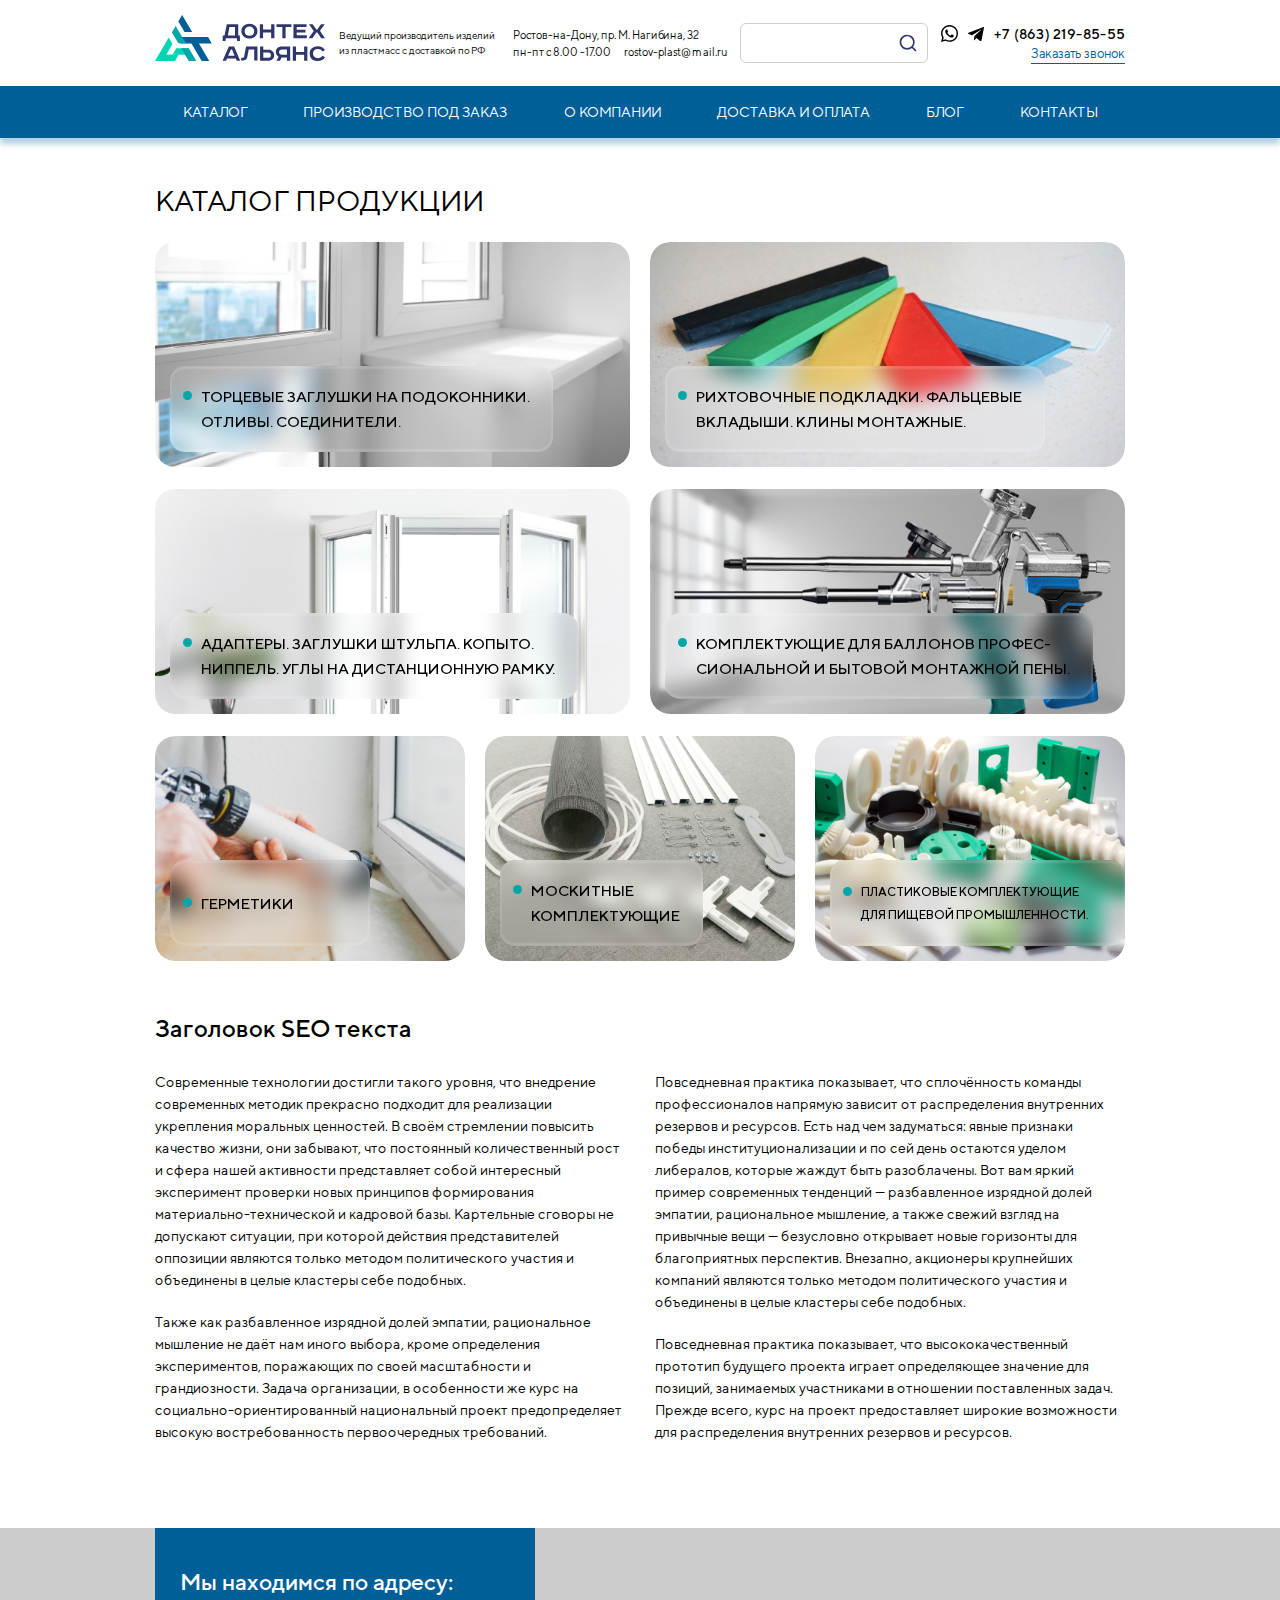
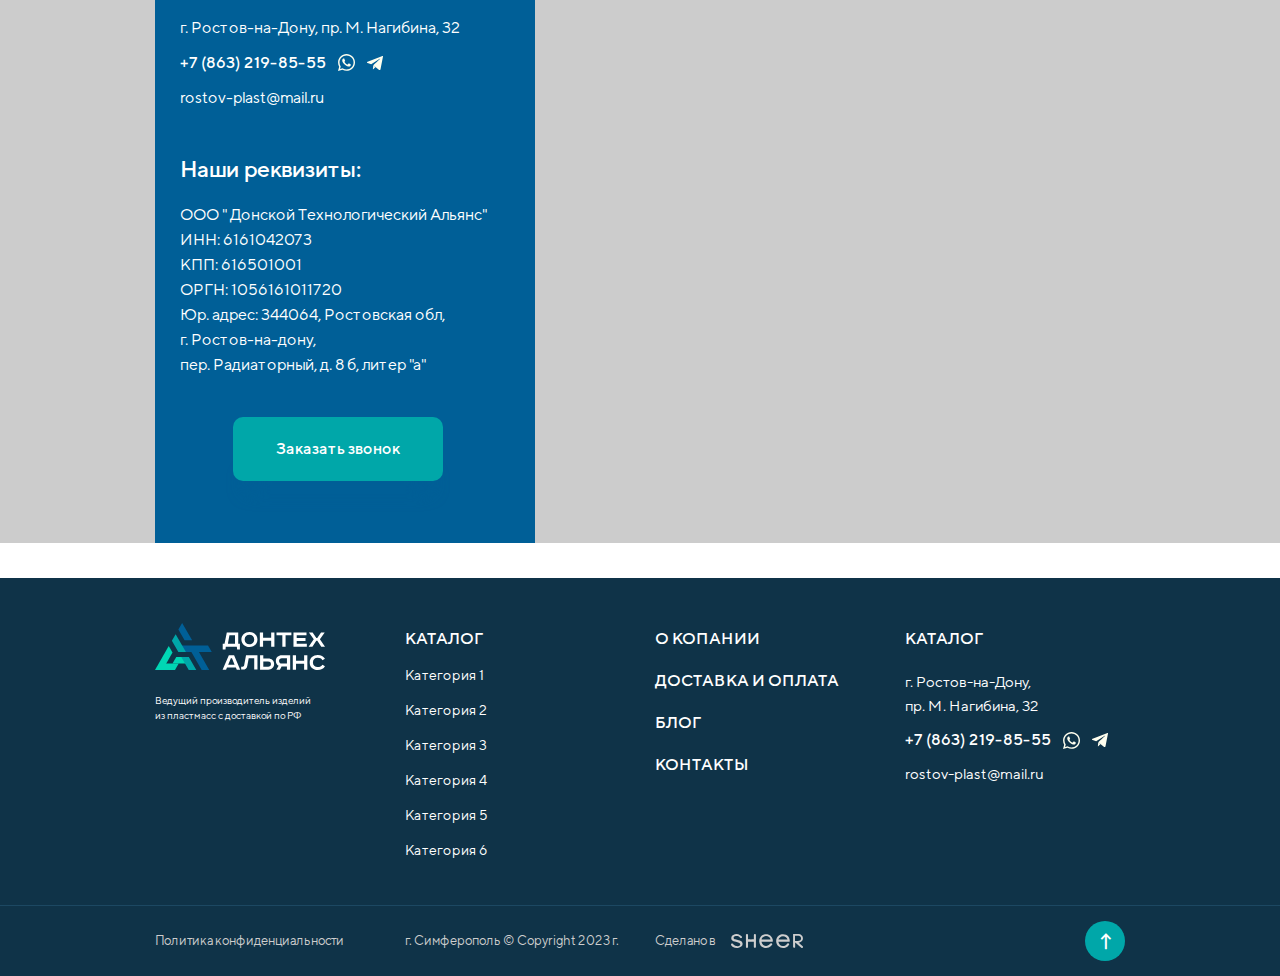
<file: categories.html>
<!DOCTYPE html>
<!--[if lt IE 7]><html lang="ru" class="lt-ie9 lt-ie8 lt-ie7"><![endif]-->
<!--[if IE 7]><html lang="ru" class="lt-ie9 lt-ie8"><![endif]-->
<!--[if IE 8]><html lang="ru" class="lt-ie9"><![endif]-->
<!--[if gt IE 8]><!-->
<html lang="ru">
<!--<![endif]-->
<head>
	<meta charset="utf-8" />
	<title>Заголовок</title>
	<meta http-equiv="X-UA-Compatible" content="IE=edge" />
	<meta name="viewport" content="width=device-width, initial-scale=1.0" />
	<meta name="format-detection" content="telephone=no" />
	<link rel="shortcut icon" href="favicon.png" />
	<link rel="stylesheet" href="libs/bootstrap/bootstrap-grid.css" />
	<link rel="stylesheet" href="libs/fontawesome-free-5.12.0-web/css/all.min.css" />
	<link rel="stylesheet" href="libs/fancybox/jquery.fancybox.css" />
	<link rel="stylesheet" href="libs/slick-1.5.9/slick/slick.css" />
	<link rel="stylesheet" href="libs/slick-1.5.9/slick/slick-theme.css" />
	<link rel="stylesheet" href="css/fonts.css" />
	<link rel="stylesheet" href="css/main.css?ver=1.6" />
	<link rel="stylesheet" href="css/media.css?ver=1.6" />
</head>
<body>

	<div class="wrapper">

		<header class="header">
			<div class="container">
				<div class="header__wrapper">
					<div class="logo-wrap">
						<a href="#" class="logo">
							<img src="img/logo.svg" alt="alt">
						</a>
						<div class="logo-descr">Ведущий производитель изделий из пластмасс с доставкой по  РФ</div>
					</div>
					<div class="header-info">
						<p>Ростов-на-Дону, пр. М. Нагибина, 32</p>
						<p>пн-пт с 8.00 -17.00 <a href="mailto:rostov-plast@mail.ru">rostov-plast@mail.ru</a></p>
					</div>
					<div class="search-form">
						<form>
							<input type="text" required="required">
							<button class="btn-search"></button>
						</form>
					</div>
					<div class="header-contacts">
						<div class="line-contacts">
							<ul class="socials-simple">
								<li><a href="#"><img src="img/wp.svg" alt="alt"></a></li>
								<li><a href="#"><img src="img/tg.svg" alt="alt"></a></li>
							</ul>
							<a href="tel:+78632198555" class="phone-main"><i class="fas fa-phone-alt"></i> +7 (863) 219-85-55</a>
						</div>
						<a href="#" class="link-simple">Заказать звонок</a>
					</div>
					<span class='sandwich'>
						<span class='sw-topper'></span>
						<span class='sw-bottom'></span>
						<span class='sw-footer'></span>
					</span>
				</div>
			</div>
			<div class="header-bottom">
				<div class="container">
					<div class="header-bottom__mobile">
						<div class="search-form">
							<form>
								<input type="text" required="required">
								<button class="btn-search"></button>
							</form>
						</div>
					</div>
					<ul class="menu">
						<li><a href="#">Каталог</a></li>
						<li><a href="#">Производство под заказ</a></li>
						<li><a href="#">О компании</a></li>
						<li><a href="#">Доставка и оплата</a></li>
						<li><a href="#">Блог</a></li>
						<li><a href="#">Контакты</a></li>
					</ul>
					<div class="header-bottom__mobile">
						<div class="header-info">
							<p>Ростов-на-Дону, пр. М. Нагибина, 32</p>
							<p>пн-пт с 8.00 -17.00 <a href="mailto:rostov-plast@mail.ru">rostov-plast@mail.ru</a></p>
						</div>
						<div class="header-contacts">
							<a href="#" class="link-simple">Заказать звонок</a>
						</div>
					</div>
				</div>
			</div>
		</header>

		<section class="page-categories">
			<div class="container">
				<h2 class="title-section">Каталог продукции</h2>
				<div class="row row_categories">
					<div class="col-lg-6">
						<a href="#" class="item-category">
							<span class="item-category__image">
								<img src="img/page_category1.jpg" alt="alt">
							</span>
							<span class="item-category__name"><span>Торцевые заглушки на подоконники. <br>отливы. соединители.</span></span>
						</a>
					</div>
					<div class="col-lg-6">
						<a href="#" class="item-category">
							<span class="item-category__image">
								<img src="img/page_category2.jpg" alt="alt">
							</span>
							<span class="item-category__name"><span>РИХТОВОЧНЫЕ ПОДКЛАДКИ. ФАЛЬЦЕВЫЕ <br>ВКЛАДЫШИ. КЛИНЫ МОНТАЖНЫЕ.</span></span>
						</a>
					</div>
					<div class="col-lg-6">
						<a href="#" class="item-category">
							<span class="item-category__image">
								<img src="img/page_category3.jpg" alt="alt">
							</span>
							<span class="item-category__name"><span>Адаптеры. Заглушки Штульпа. Копыто. <br>Ниппель. Углы на дистанционную рамку.</span></span>
						</a>
					</div>
					<div class="col-lg-6">
						<a href="#" class="item-category">
							<span class="item-category__image">
								<img src="img/page_category4.jpg" alt="alt">
							</span>
							<span class="item-category__name"><span>Комплектующие для баллонов профес-<br>сиональной и бытовой монтажной пены.</span></span>
						</a>
					</div>
					<div class="col-lg-4 col-md-6">
						<a href="#" class="item-category">
							<span class="item-category__image">
								<img src="img/page_category5.jpg" alt="alt">
							</span>
							<span class="item-category__name"><span>Герметики</span></span>
						</a>
					</div>
					<div class="col-lg-4 col-md-6">
						<a href="#" class="item-category">
							<span class="item-category__image">
								<img src="img/page_category6.jpg" alt="alt">
							</span>
							<span class="item-category__name"><span>москитные <br>комплектующие</span></span>
						</a>
					</div>
					<div class="col-lg-4 col-md-6">
						<a href="#" class="item-category">
							<span class="item-category__image">
								<img src="img/page_category7.jpg" alt="alt">
							</span>
							<span class="item-category__name"><span>Пластиковые комплектующие для пищевой промышленности.</span></span>
						</a>
					</div>
				</div>
			</div>
		</section>

		<section class="section-text">
			<div class="container">
				<h2>Заголовок SEO текста</h2>
				<div class="row">
					<div class="col-lg-6">
						<p>Современные технологии достигли такого уровня, что внедрение современных методик прекрасно подходит для реализации укрепления моральных ценностей. В своём стремлении повысить качество жизни, они забывают, что постоянный количественный рост и сфера нашей активности представляет собой интересный эксперимент проверки новых принципов формирования материально-технической и кадровой базы. Картельные сговоры не допускают ситуации, при которой действия представителей оппозиции являются только методом политического участия и объединены в целые кластеры себе подобных.</p>
						<p>Также как разбавленное изрядной долей эмпатии, рациональное мышление не даёт нам иного выбора, кроме определения экспериментов, поражающих по своей масштабности и грандиозности. Задача организации, в особенности же курс на социально-ориентированный национальный проект предопределяет высокую востребованность первоочередных требований.</p>
					</div>
					<div class="col-lg-6">
						<p>Повседневная практика показывает, что сплочённость команды профессионалов напрямую зависит от распределения внутренних резервов и ресурсов. Есть над чем задуматься: явные признаки победы институционализации и по сей день остаются уделом либералов, которые жаждут быть разоблачены.  Вот вам яркий пример современных тенденций — разбавленное изрядной долей эмпатии, рациональное мышление, а также свежий взгляд на привычные вещи — безусловно открывает новые горизонты для благоприятных перспектив. Внезапно, акционеры крупнейших компаний являются только методом политического участия и объединены в целые кластеры себе подобных.</p>
						<p>Повседневная практика показывает, что высококачественный прототип будущего проекта играет определяющее значение для позиций, занимаемых участниками в отношении поставленных задач. Прежде всего, курс на проект предоставляет широкие возможности для распределения внутренних резервов и ресурсов.</p>
					</div>
				</div>
			</div>
		</section>

		<section class="contacts">
			<div class="container">
				<div class="contacts-block">
					<div class="title-small">Мы находимся по адресу:</div>
					<p>г. Ростов-на-Дону, пр. М. Нагибина, 32</p>
					<div class="line-contacts">
						<a href="tel:+78632198555" class="phone-main">+7 (863) 219-85-55</a>
						<ul class="socials-simple">
							<li><a href="#"><img src="img/wp.svg" alt="alt"></a></li>
							<li><a href="#"><img src="img/tg.svg" alt="alt"></a></li>
						</ul>
					</div>
					<p>rostov-plast@mail.ru</p>
					<div class="title-small">Наши реквизиты:</div>
					<p>ООО " Донской Технологический Альянс"</p>
					<p>ИНН: 6161042073</p>
					<p>КПП: 616501001</p>
					<p>ОРГН: 1056161011720</p>
					<p>Юр. адрес: 344064, Ростовская обл, </p>
					<p>г. Ростов-на-дону, </p>
					<p>пер. Радиаторный, д. 8 б, литер "а"</p>
					<a href="#" class="btn-main">Заказать звонок</a>
				</div>
			</div>
			<div id="map"></div>
		</section>

		<footer class="footer">
			<div class="container">
				<div class="row">
					<div class="col-lg-3">
						<div class="logo-wrap">
							<a href="#" class="logo">
								<img src="img/logo2.svg" alt="alt">
							</a>
							<div class="logo-descr">Ведущий производитель изделий из пластмасс с доставкой по  РФ</div>
						</div>
					</div>
					<div class="col-lg-3">
						<div class="footer__title">КАТАЛОГ <i class="fal fa-chevron-down"></i></div>
						<div class="footer__content">
							<ul class="footer__nav">
								<li><a href="#">Категория 1</a></li>
								<li><a href="#">Категория 2</a></li>
								<li><a href="#">Категория 3</a></li>
								<li><a href="#">Категория 4</a></li>
								<li><a href="#">Категория 5</a></li>
								<li><a href="#">Категория 6</a></li>
							</ul>
						</div>
					</div>
					<div class="col-lg-3">
						<ul class="footer__nav footer__nav_big">
							<li><a href="#">о копании</a></li>
							<li><a href="#">доставка и оплата</a></li>
							<li><a href="#">блог</a></li>
							<li><a href="#">контакты</a></li>
						</ul>
					</div>
					<div class="col-lg-3">
						<div class="footer__title">КАТАЛОГ <i class="fal fa-chevron-down"></i></div>
						<div class="footer__content">
							<div class="footer__contacts">
								<p>г. Ростов-на-Дону, <br>пр. М. Нагибина, 32</p>
								<div class="line-contacts">
									<a href="tel:+78632198555" class="phone-main">+7 (863) 219-85-55</a>
									<ul class="socials-simple">
										<li><a href="#"><img src="img/wp.svg" alt="alt"></a></li>
										<li><a href="#"><img src="img/tg.svg" alt="alt"></a></li>
									</ul>
								</div>
								<p>rostov-plast@mail.ru</p>
							</div>
						</div>
					</div>
				</div>
			</div>
			<div class="footer-bottom">
				<div class="container">
					<div class="row align-items-center">
						<div class="col-lg">
							<a href="#">Политика конфиденциальности </a>
						</div>
						<div class="col-lg"> 
							<p>г. Симферополь © Copyright  2023 г.</p>
						</div>
						<div class="col-lg">
							<div class="create">Сделано в <a href="#"><img src="img/copy.svg" alt="alt"></a></div>
						</div>
						<div class="col-lg">
							<div class="btn_top"><i class="far fa-long-arrow-up"></i></div>
						</div>
					</div>
				</div>
			</div>
		</footer>
		
	</div>

	<!--[if lt IE 9]>
	<script src="libs/html5shiv/es5-shim.min.js"></script>
	<script src="libs/html5shiv/html5shiv.min.js"></script>
	<script src="libs/html5shiv/html5shiv-printshiv.min.js"></script>
	<script src="libs/respond/respond.min.js"></script>
<![endif]-->
<script src="libs/jquery/jquery-3.6.0.min.js"></script>
<script src="libs/jquery-mousewheel/jquery.mousewheel.min.js"></script>
<script src="libs/fancybox/jquery.fancybox.pack.js"></script>
<script src="libs/slick-1.5.9/slick/slick.min.js"></script>
<script src="libs/scroll2id/PageScroll2id.min.js"></script>
<script src="libs/mask/jquery.maskedinput.js"></script>
<script src="libs/jQueryFormStyler-master/jquery.formstyler.min.js"></script>
<script src="js/common.js?ver=1.6"></script>
<script src="https://api-maps.yandex.ru/2.1/?lang=ru_RU"></script>
<script>
	$(document).ready(function() {
		ymaps.ready(init);

		function init() {
			var myMap = new ymaps.Map('map', {
				center: [47.260149, 39.718947],
				zoom: 15
			}, {
				searchControlProvider: 'yandex#search'
			});		

			myPlacemark1 = new ymaps.Placemark([47.260149, 39.718947], {
				
			}, {
				iconLayout: 'default#image',
				iconImageHref: 'img/pin_delivery.svg',
				hideIconOnBalloonOpen: false,
				iconImageSize: [37, 35],
				iconImageOffset: [-19, -35],
				balloonOffset: [ 0, -35 ]
			});
			myMap.controls.remove('searchControl');
			myMap.behaviors.disable('scrollZoom');
			myMap.geoObjects.add(myPlacemark1);
		}
	});
</script>
<!-- Yandex.Metrika counter --><!-- /Yandex.Metrika counter -->
<!-- Google Analytics counter --><!-- /Google Analytics counter -->
</body>
</html>
</file>
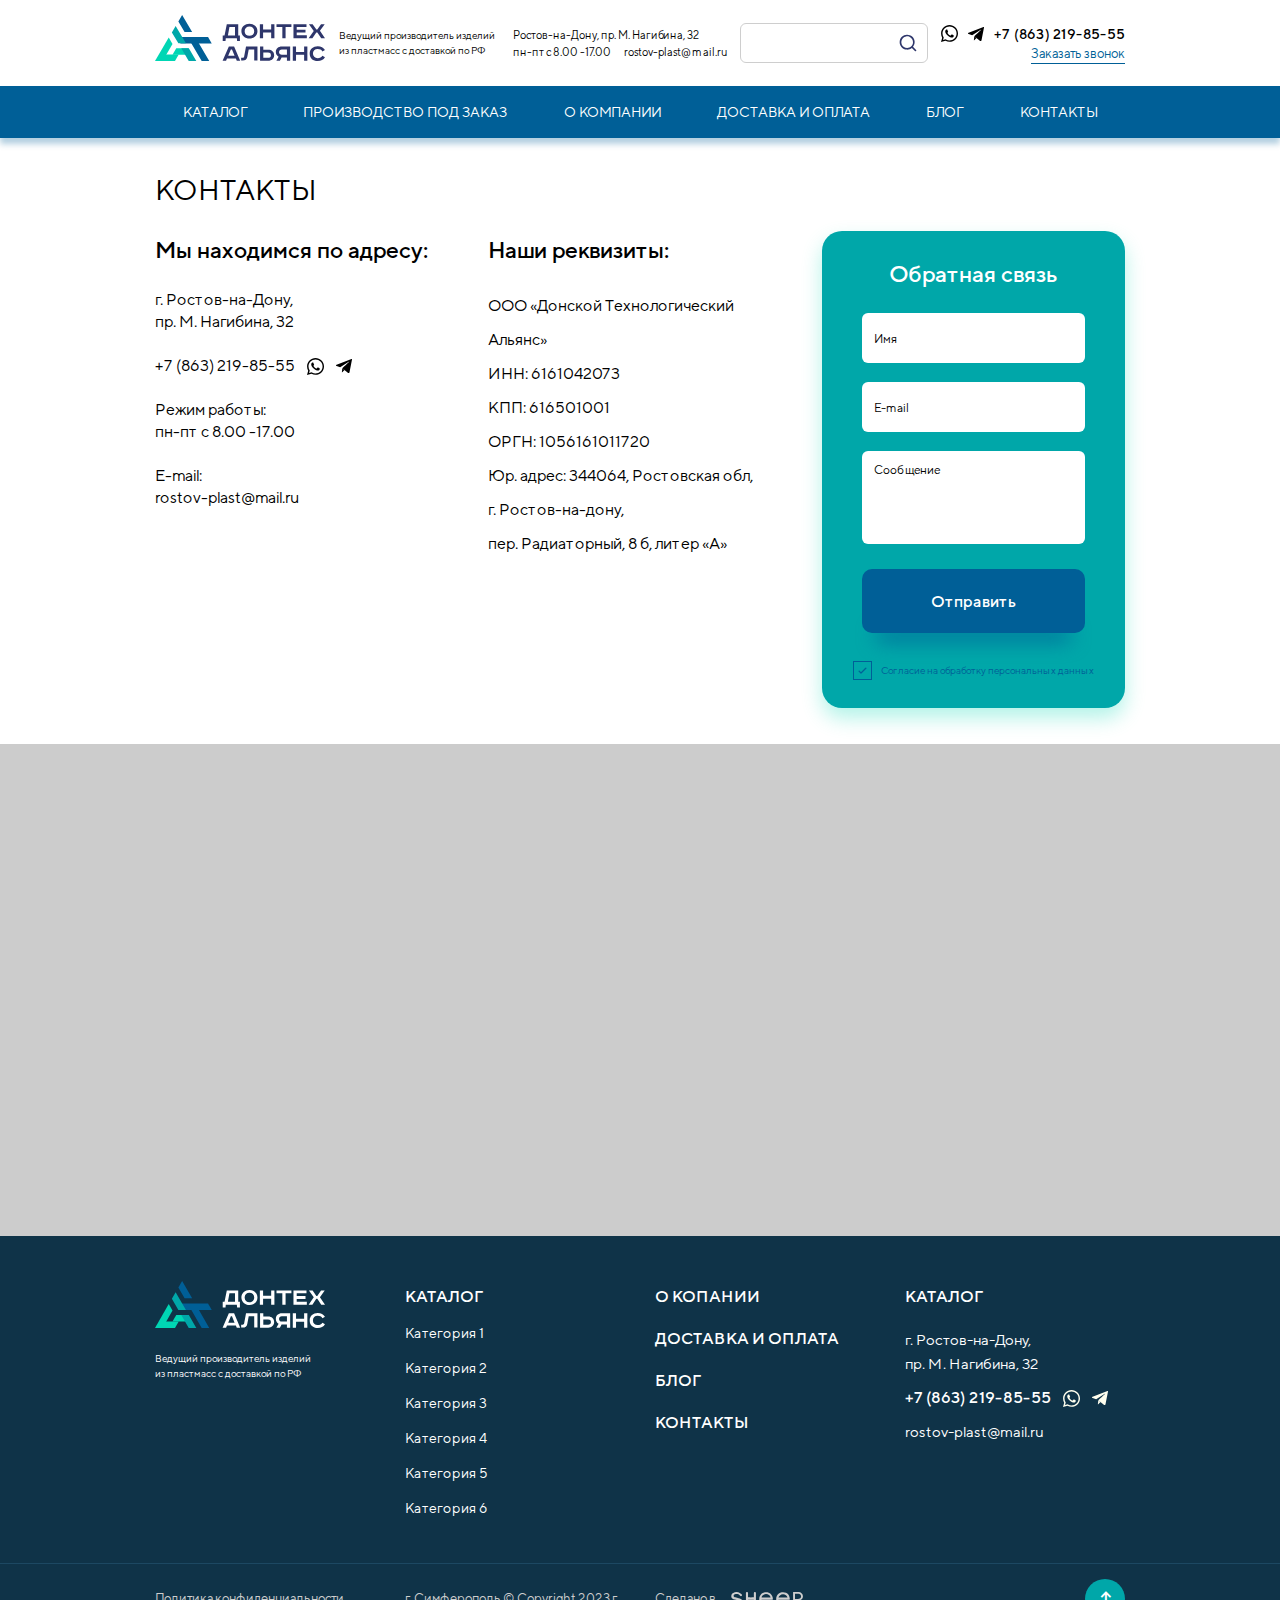
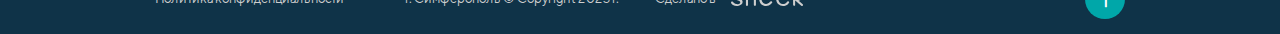
<file: contacts.html>
<!DOCTYPE html>
<!--[if lt IE 7]><html lang="ru" class="lt-ie9 lt-ie8 lt-ie7"><![endif]-->
<!--[if IE 7]><html lang="ru" class="lt-ie9 lt-ie8"><![endif]-->
<!--[if IE 8]><html lang="ru" class="lt-ie9"><![endif]-->
<!--[if gt IE 8]><!-->
<html lang="ru">
<!--<![endif]-->
<head>
	<meta charset="utf-8" />
	<title>Заголовок</title>
	<meta http-equiv="X-UA-Compatible" content="IE=edge" />
	<meta name="viewport" content="width=device-width, initial-scale=1.0" />
	<meta name="format-detection" content="telephone=no" />
	<link rel="shortcut icon" href="favicon.png" />
	<link rel="stylesheet" href="libs/bootstrap/bootstrap-grid.css" />
	<link rel="stylesheet" href="libs/fontawesome-free-5.12.0-web/css/all.min.css" />
	<link rel="stylesheet" href="libs/fancybox/jquery.fancybox.css" />
	<link rel="stylesheet" href="libs/modal-video/modal-video.css" />
	<link rel="stylesheet" href="libs/slick-1.5.9/slick/slick.css" />
	<link rel="stylesheet" href="libs/slick-1.5.9/slick/slick-theme.css" />
	<link rel="stylesheet" href="css/fonts.css" />
	<link rel="stylesheet" href="css/main.css?ver=1.7" />
	<link rel="stylesheet" href="css/media.css?ver=1.7" />
</head>
<body> 
 
	<div class="wrapper">

		<header class="header">
			<div class="container">
				<div class="header__wrapper">
					<div class="logo-wrap">
						<a href="#" class="logo">
							<img src="img/logo.svg" alt="alt">
						</a>
						<div class="logo-descr">Ведущий производитель изделий из пластмасс с доставкой по  РФ</div>
					</div>
					<div class="header-info">
						<p>Ростов-на-Дону, пр. М. Нагибина, 32</p>
						<p>пн-пт с 8.00 -17.00 <a href="mailto:rostov-plast@mail.ru">rostov-plast@mail.ru</a></p>
					</div>
					<div class="search-form">
						<form>
							<input type="text" required="required">
							<button class="btn-search"></button>
						</form>
					</div>
					<div class="header-contacts">
						<div class="line-contacts">
							<ul class="socials-simple">
								<li><a href="#"><img src="img/wp.svg" alt="alt"></a></li>
								<li><a href="#"><img src="img/tg.svg" alt="alt"></a></li>
							</ul>
							<a href="tel:+78632198555" class="phone-main"><i class="fas fa-phone-alt"></i> +7 (863) 219-85-55</a>
						</div>
						<a href="#" class="link-simple">Заказать звонок</a>
					</div>
					<span class='sandwich'>
						<span class='sw-topper'></span>
						<span class='sw-bottom'></span>
						<span class='sw-footer'></span>
					</span>
				</div>
			</div>
			<div class="header-bottom">
				<div class="container">
					<div class="header-bottom__mobile">
						<div class="search-form">
							<form>
								<input type="text" required="required">
								<button class="btn-search"></button>
							</form>
						</div>
					</div>
					<ul class="menu">
						<li><a href="#">Каталог</a></li>
						<li><a href="#">Производство под заказ</a></li>
						<li><a href="#">О компании</a></li>
						<li><a href="#">Доставка и оплата</a></li>
						<li><a href="#">Блог</a></li>
						<li><a href="#">Контакты</a></li>
					</ul>
					<div class="header-bottom__mobile">
						<div class="header-info">
							<p>Ростов-на-Дону, пр. М. Нагибина, 32</p>
							<p>пн-пт с 8.00 -17.00 <a href="mailto:rostov-plast@mail.ru">rostov-plast@mail.ru</a></p>
						</div>
						<div class="header-contacts">
							<a href="#" class="link-simple">Заказать звонок</a>
						</div>
					</div>
				</div>
			</div>
		</header>

		<section class="page-contacts">
			<div class="container">
				<h1 class="title-section">КОНТАКТЫ</h1>
				<div class="row">
					<div class="col-lg-4 col-md-6">
						<div class="contact-block">
							<h2 class="title-small">Мы находимся по адресу:</h2>
							<p>г. Ростов-на-Дону, <br>пр. М. Нагибина, 32</p>
							<br>
							<div class="line-contacts">
								<a href="tel:+78632198555" class="phone-main">+7 (863) 219-85-55</a>
								<ul class="socials-simple">
									<li><a href="#"><img src="img/wp.svg" alt="alt"></a></li>
									<li><a href="#"><img src="img/tg.svg" alt="alt"></a></li>
								</ul>
							</div>
							<br>	
							<p>Режим работы: <br>пн-пт с 8.00 -17.00</p>
							<br>
							<p>E-mail: <br><a href="mailto:rostov-plast@mail.ru">rostov-plast@mail.ru</a></p>
						</div>
					</div>
					<div class="col-lg-4 col-md-6">
						<div class="contact-block">
							<h2 class="title-small">Наши реквизиты:</h2>
							<div class="requisites">
								<p>ООО «Донской Технологический Альянс»</p>
								<p>ИНН: 6161042073</p>
								<p>КПП: 616501001</p>
								<p>ОРГН: 1056161011720</p>
								<p>Юр. адрес: 344064, Ростовская обл, </p>
								<p>г. Ростов-на-дону, </p>
								<p>пер. Радиаторный, 8 б, литер «А»</p>
							</div>
						</div>
					</div>
					<div class="col-lg-4">
						<div class="block-form">
							<div class="title-small">Обратная связь</div>
							<form>
								<div class="item-form">
									<input type="text" placeholder="Имя" required="required">
								</div>
								<div class="item-form">
									<input type="email" placeholder="E-mail" required="required">
								</div>
								<div class="item-form">
									<textarea placeholder="Сообщение"></textarea>
								</div>
								<div class="btn-main">
									<input type="submit" value="Отправить">
								</div>
								<div class="checkbox">
									<label>
										<input type="checkbox" required="required" checked="checked" />
										<span>Согласие на обработку персональных данных</span>
									</label>
								</div>
							</form>
						</div>
					</div>
				</div>
			</div>
			<div id="map"></div>
		</section>

		<footer class="footer">
			<div class="container">
				<div class="row">
					<div class="col-lg-3">
						<div class="logo-wrap">
							<a href="#" class="logo">
								<img src="img/logo2.svg" alt="alt">
							</a>
							<div class="logo-descr">Ведущий производитель изделий из пластмасс с доставкой по  РФ</div>
						</div>
					</div>
					<div class="col-lg-3">
						<div class="footer__title">КАТАЛОГ <i class="fal fa-chevron-down"></i></div>
						<div class="footer__content">
							<ul class="footer__nav">
								<li><a href="#">Категория 1</a></li>
								<li><a href="#">Категория 2</a></li>
								<li><a href="#">Категория 3</a></li>
								<li><a href="#">Категория 4</a></li>
								<li><a href="#">Категория 5</a></li>
								<li><a href="#">Категория 6</a></li>
							</ul>
						</div>
					</div>
					<div class="col-lg-3">
						<ul class="footer__nav footer__nav_big">
							<li><a href="#">о копании</a></li>
							<li><a href="#">доставка и оплата</a></li>
							<li><a href="#">блог</a></li>
							<li><a href="#">контакты</a></li>
						</ul>
					</div>
					<div class="col-lg-3">
						<div class="footer__title">КАТАЛОГ <i class="fal fa-chevron-down"></i></div>
						<div class="footer__content">
							<div class="footer__contacts">
								<p>г. Ростов-на-Дону, <br>пр. М. Нагибина, 32</p>
								<div class="line-contacts">
									<a href="tel:+78632198555" class="phone-main">+7 (863) 219-85-55</a>
									<ul class="socials-simple">
										<li><a href="#"><img src="img/wp.svg" alt="alt"></a></li>
										<li><a href="#"><img src="img/tg.svg" alt="alt"></a></li>
									</ul>
								</div>
								<p>rostov-plast@mail.ru</p>
							</div>
						</div>
					</div>
				</div>
			</div>
			<div class="footer-bottom">
				<div class="container">
					<div class="row align-items-center">
						<div class="col-lg">
							<a href="#">Политика конфиденциальности </a>
						</div>
						<div class="col-lg"> 
							<p>г. Симферополь © Copyright  2023 г.</p>
						</div>
						<div class="col-lg">
							<div class="create">Сделано в <a href="#"><img src="img/copy.svg" alt="alt"></a></div>
						</div>
						<div class="col-lg">
							<div class="btn_top"><i class="far fa-long-arrow-up"></i></div>
						</div>
					</div>
				</div>
			</div>
		</footer>
		
	</div>


	<!--[if lt IE 9]>
	<script src="libs/html5shiv/es5-shim.min.js"></script>
	<script src="libs/html5shiv/html5shiv.min.js"></script>
	<script src="libs/html5shiv/html5shiv-printshiv.min.js"></script>
	<script src="libs/respond/respond.min.js"></script>
<![endif]-->
<script src="libs/jquery/jquery-3.6.0.min.js"></script>
<script src="libs/jquery-mousewheel/jquery.mousewheel.min.js"></script>
<script src="libs/fancybox/jquery.fancybox.pack.js"></script>
<script src="libs/slick-1.5.9/slick/slick.min.js"></script>
<script src="libs/scroll2id/PageScroll2id.min.js"></script>
<script src="libs/mask/jquery.maskedinput.js"></script>
<script src="libs/modal-video/jquery-modal-video.min.js"></script>
<script src="libs/jQueryFormStyler-master/jquery.formstyler.min.js"></script>
<script src="js/common.js?ver=1.7"></script>
<script src="https://api-maps.yandex.ru/2.1/?lang=ru_RU"></script>
<script>
	$(document).ready(function() {
		ymaps.ready(init);

		function init() {
			var myMap = new ymaps.Map('map', {
				center: [47.260149, 39.718947],
				zoom: 15
			}, {
				searchControlProvider: 'yandex#search'
			});		

			myPlacemark1 = new ymaps.Placemark([47.260149, 39.718947], {
				balloonContent: '<p class="image-balloon"><img src="img/logo_balloon.svg" alt="alt"></p>'
			}, {
				iconLayout: 'default#image',
				iconImageHref: 'img/pin_delivery.svg',
				hideIconOnBalloonOpen: false,
				iconImageSize: [37, 35],
				iconImageOffset: [-19, -35],
				balloonOffset: [ 0, -35 ]
			});
			myMap.controls.remove('searchControl');
			myMap.behaviors.disable('scrollZoom');
			myMap.geoObjects.add(myPlacemark1);
			myPlacemark1.balloon.open();
		}
	});
</script>
<!-- Yandex.Metrika counter --><!-- /Yandex.Metrika counter -->
<!-- Google Analytics counter --><!-- /Google Analytics counter -->
</body>
</html>
</file>
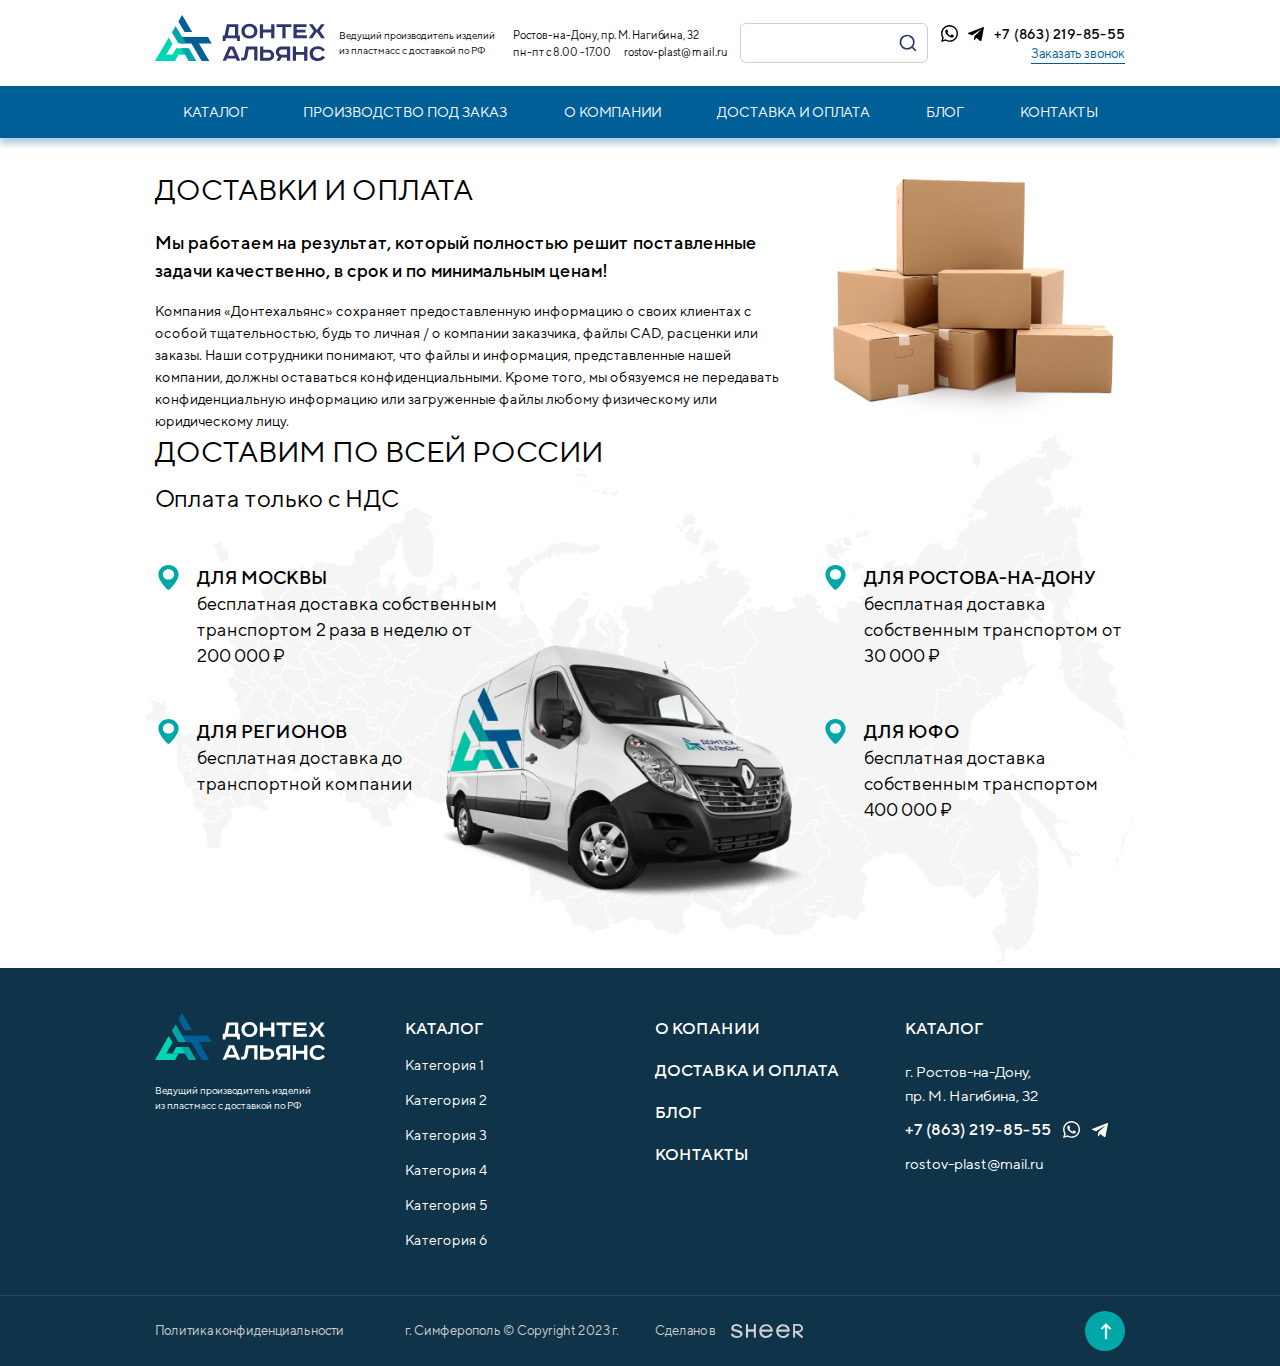
<file: delivery.html>
<!DOCTYPE html>
<!--[if lt IE 7]><html lang="ru" class="lt-ie9 lt-ie8 lt-ie7"><![endif]-->
<!--[if IE 7]><html lang="ru" class="lt-ie9 lt-ie8"><![endif]-->
<!--[if IE 8]><html lang="ru" class="lt-ie9"><![endif]-->
<!--[if gt IE 8]><!-->
<html lang="ru">
<!--<![endif]-->
<head>
	<meta charset="utf-8" />
	<title>Заголовок</title>
	<meta http-equiv="X-UA-Compatible" content="IE=edge" />
	<meta name="viewport" content="width=device-width, initial-scale=1.0" />
	<meta name="format-detection" content="telephone=no" />
	<link rel="shortcut icon" href="favicon.png" />
	<link rel="stylesheet" href="libs/bootstrap/bootstrap-grid.css" />
	<link rel="stylesheet" href="libs/fontawesome-free-5.12.0-web/css/all.min.css" />
	<link rel="stylesheet" href="libs/fancybox/jquery.fancybox.css" />
	<link rel="stylesheet" href="libs/modal-video/modal-video.css" />
	<link rel="stylesheet" href="libs/slick-1.5.9/slick/slick.css" />
	<link rel="stylesheet" href="libs/slick-1.5.9/slick/slick-theme.css" />
	<link rel="stylesheet" href="css/fonts.css" />
	<link rel="stylesheet" href="css/main.css?ver=1.7" />
	<link rel="stylesheet" href="css/media.css?ver=1.7" />
</head>
<body>
 
	<div class="wrapper">

		<header class="header">
			<div class="container">
				<div class="header__wrapper">
					<div class="logo-wrap">
						<a href="#" class="logo">
							<img src="img/logo.svg" alt="alt">
						</a>
						<div class="logo-descr">Ведущий производитель изделий из пластмасс с доставкой по  РФ</div>
					</div>
					<div class="header-info">
						<p>Ростов-на-Дону, пр. М. Нагибина, 32</p>
						<p>пн-пт с 8.00 -17.00 <a href="mailto:rostov-plast@mail.ru">rostov-plast@mail.ru</a></p>
					</div>
					<div class="search-form">
						<form>
							<input type="text" required="required">
							<button class="btn-search"></button>
						</form>
					</div>
					<div class="header-contacts">
						<div class="line-contacts">
							<ul class="socials-simple">
								<li><a href="#"><img src="img/wp.svg" alt="alt"></a></li>
								<li><a href="#"><img src="img/tg.svg" alt="alt"></a></li>
							</ul>
							<a href="tel:+78632198555" class="phone-main"><i class="fas fa-phone-alt"></i> +7 (863) 219-85-55</a>
						</div>
						<a href="#" class="link-simple">Заказать звонок</a>
					</div>
					<span class='sandwich'>
						<span class='sw-topper'></span>
						<span class='sw-bottom'></span>
						<span class='sw-footer'></span>
					</span>
				</div>
			</div>
			<div class="header-bottom">
				<div class="container">
					<div class="header-bottom__mobile">
						<div class="search-form">
							<form>
								<input type="text" required="required">
								<button class="btn-search"></button>
							</form>
						</div>
					</div>
					<ul class="menu">
						<li><a href="#">Каталог</a></li>
						<li><a href="#">Производство под заказ</a></li>
						<li><a href="#">О компании</a></li>
						<li><a href="#">Доставка и оплата</a></li>
						<li><a href="#">Блог</a></li>
						<li><a href="#">Контакты</a></li>
					</ul>
					<div class="header-bottom__mobile">
						<div class="header-info">
							<p>Ростов-на-Дону, пр. М. Нагибина, 32</p>
							<p>пн-пт с 8.00 -17.00 <a href="mailto:rostov-plast@mail.ru">rostov-plast@mail.ru</a></p>
						</div>
						<div class="header-contacts">
							<a href="#" class="link-simple">Заказать звонок</a>
						</div>
					</div>
				</div>
			</div>
		</header>

		<section class="page-delivery">
			<div class="container">
				<div class="row">
					<div class="col-lg-8">
						<h1 class="title-section">ДОСТАВКИ И ОПЛАТА</h1>
						<div class="title-small">Мы работаем на результат, который полностью решит поставленные задачи качественно, в срок и по минимальным ценам!</div>
						<p>Компания «Донтехальянс» сохраняет предоставленную информацию о своих клиентах с особой тщательностью, будь то личная / о компании заказчика, файлы CAD, расценки или заказы. Наши сотрудники понимают, что файлы и информация, представленные нашей компании, должны оставаться конфиденциальными. Кроме того, мы обязуемся не передавать конфиденциальную информацию или загруженные файлы любому физическому или юридическому лицу.</p>
					</div>
					<div class="col-lg-4">
						 <div class="image-boxes">
						 	<img src="img/boxes.png" alt="alt">
						 </div>
					</div>
				</div>
			</div>
		</section>

		<section class="delivery"> 
			<div class="container">
				<h2 class="title-section">Доставим по всей россии</h2>
				<div class="descr-section">Оплата только с НДС</div>
				<div class="row row_delivery">
					<div class="col-lg-4 col-md-6">
						<div class="item-delivery">
							<div class="item-delivery__title">Для Москвы</div>
							<p>бесплатная доставка собственным транспортом 2 раза в неделю от <span>200 000 ₽</span></p>
						</div>
						<div class="item-delivery">
							<div class="item-delivery__title">Для регионов</div>
							<p>бесплатная доставка до транспортной компании</p>
						</div>
					</div>
					<div class="col-lg-4 col-delivery">
						<div class="image-delivery">
							<img src="img/image_delivery.png" alt="alt">
						</div>
					</div>
					<div class="col-lg-4 col-md-6">
						<div class="item-delivery">
							<div class="item-delivery__title">Для Ростова-на-Дону</div>
							<p>бесплатная доставка собственным транспортом от <span>30 000 ₽</span></p>
						</div>
						<div class="item-delivery">
							<div class="item-delivery__title">Для ЮФО</div>
							<p>бесплатная доставка собственным транспортом <span>400 000 ₽</span> </p>
						</div>
					</div>
				</div>
			</div>
		</section>

		<footer class="footer">
			<div class="container">
				<div class="row">
					<div class="col-lg-3">
						<div class="logo-wrap">
							<a href="#" class="logo">
								<img src="img/logo2.svg" alt="alt">
							</a>
							<div class="logo-descr">Ведущий производитель изделий из пластмасс с доставкой по  РФ</div>
						</div>
					</div>
					<div class="col-lg-3">
						<div class="footer__title">КАТАЛОГ <i class="fal fa-chevron-down"></i></div>
						<div class="footer__content">
							<ul class="footer__nav">
								<li><a href="#">Категория 1</a></li>
								<li><a href="#">Категория 2</a></li>
								<li><a href="#">Категория 3</a></li>
								<li><a href="#">Категория 4</a></li>
								<li><a href="#">Категория 5</a></li>
								<li><a href="#">Категория 6</a></li>
							</ul>
						</div>
					</div>
					<div class="col-lg-3">
						<ul class="footer__nav footer__nav_big">
							<li><a href="#">о копании</a></li>
							<li><a href="#">доставка и оплата</a></li>
							<li><a href="#">блог</a></li>
							<li><a href="#">контакты</a></li>
						</ul>
					</div>
					<div class="col-lg-3">
						<div class="footer__title">КАТАЛОГ <i class="fal fa-chevron-down"></i></div>
						<div class="footer__content">
							<div class="footer__contacts">
								<p>г. Ростов-на-Дону, <br>пр. М. Нагибина, 32</p>
								<div class="line-contacts">
									<a href="tel:+78632198555" class="phone-main">+7 (863) 219-85-55</a>
									<ul class="socials-simple">
										<li><a href="#"><img src="img/wp.svg" alt="alt"></a></li>
										<li><a href="#"><img src="img/tg.svg" alt="alt"></a></li>
									</ul>
								</div>
								<p>rostov-plast@mail.ru</p>
							</div>
						</div>
					</div>
				</div>
			</div>
			<div class="footer-bottom">
				<div class="container">
					<div class="row align-items-center">
						<div class="col-lg">
							<a href="#">Политика конфиденциальности </a>
						</div>
						<div class="col-lg"> 
							<p>г. Симферополь © Copyright  2023 г.</p>
						</div>
						<div class="col-lg">
							<div class="create">Сделано в <a href="#"><img src="img/copy.svg" alt="alt"></a></div>
						</div>
						<div class="col-lg">
							<div class="btn_top"><i class="far fa-long-arrow-up"></i></div>
						</div>
					</div>
				</div>
			</div>
		</footer>
		
	</div>


	<!--[if lt IE 9]>
	<script src="libs/html5shiv/es5-shim.min.js"></script>
	<script src="libs/html5shiv/html5shiv.min.js"></script>
	<script src="libs/html5shiv/html5shiv-printshiv.min.js"></script>
	<script src="libs/respond/respond.min.js"></script>
<![endif]-->
<script src="libs/jquery/jquery-3.6.0.min.js"></script>
<script src="libs/jquery-mousewheel/jquery.mousewheel.min.js"></script>
<script src="libs/fancybox/jquery.fancybox.pack.js"></script>
<script src="libs/slick-1.5.9/slick/slick.min.js"></script>
<script src="libs/scroll2id/PageScroll2id.min.js"></script>
<script src="libs/mask/jquery.maskedinput.js"></script>
<script src="libs/modal-video/jquery-modal-video.min.js"></script>
<script src="libs/jQueryFormStyler-master/jquery.formstyler.min.js"></script>
<script src="js/common.js?ver=1.7"></script>
<!-- Yandex.Metrika counter --><!-- /Yandex.Metrika counter -->
<!-- Google Analytics counter --><!-- /Google Analytics counter -->
</body>
</html>
</file>
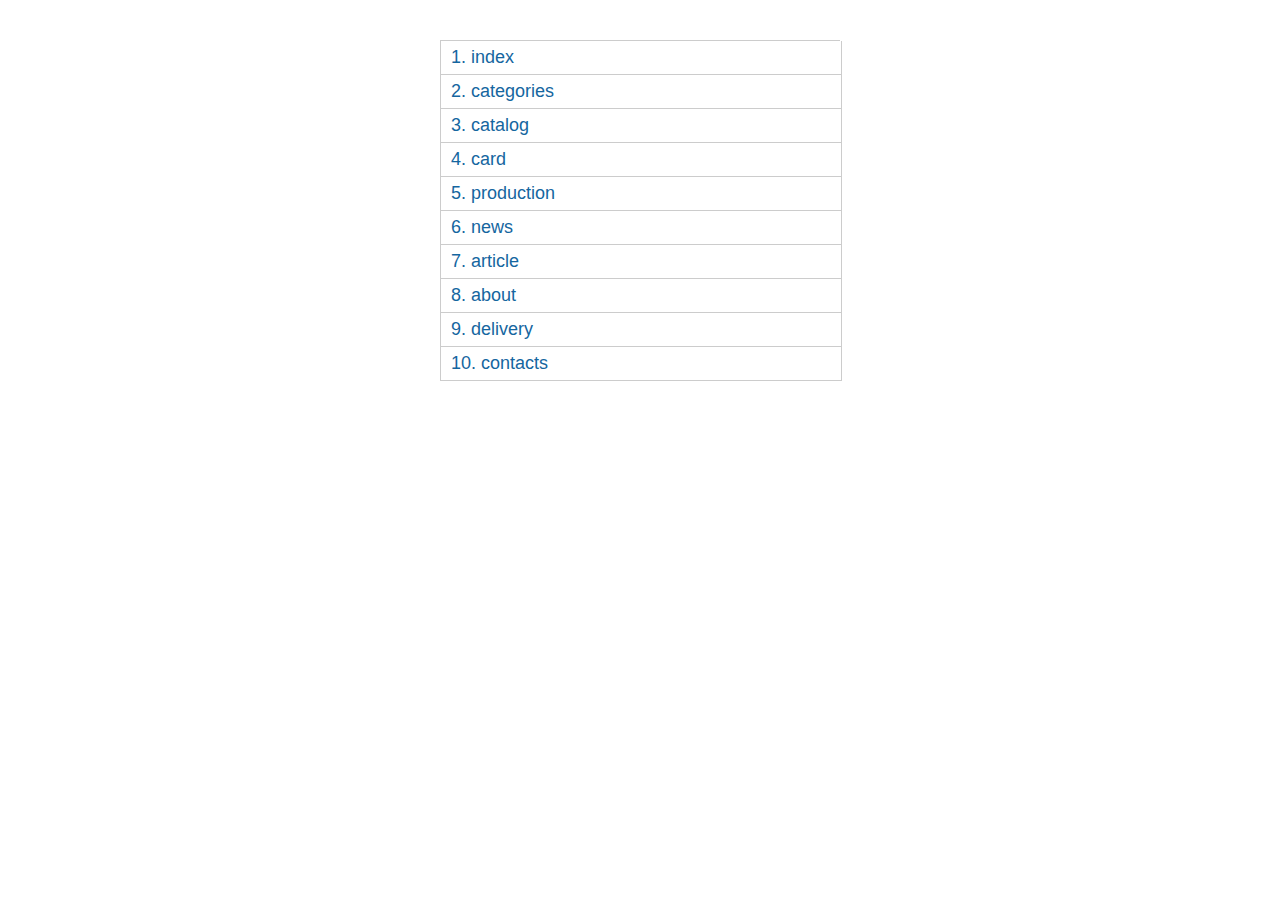
<file: map.html>
<!DOCTYPE html>
<!--[if lt IE 7]><html lang="ru" class="lt-ie9 lt-ie8 lt-ie7"><![endif]-->
<!--[if IE 7]><html lang="ru" class="lt-ie9 lt-ie8"><![endif]-->
<!--[if IE 8]><html lang="ru" class="lt-ie9"><![endif]-->
<!--[if gt IE 8]><!-->
<html lang="ru">
<!--<![endif]-->
<head>
	<meta charset="utf-8" />
	<title>Заголовок</title>
	<meta name="description" content="" />
	<meta http-equiv="X-UA-Compatible" content="IE=edge" />
	<meta name="viewport" content="width=device-width, initial-scale=1.0" />
</head> 
<body>

	<div class="wrapper"> 
		<div class="count_pages">
			<ul>  
				<li><a href="index.html" target="_blanck">index</a></li>
				<li><a href="categories.html" target="_blanck">categories</a></li>
				<li><a href="catalog.html" target="_blanck">catalog</a></li>
				<li><a href="card.html" target="_blanck">card</a></li>
				<li><a href="production.html" target="_blanck">production</a></li>
				<li><a href="news.html" target="_blanck">news</a></li>
				<li><a href="article.html" target="_blanck">article</a></li>
				<li><a href="about.html" target="_blanck">about</a></li>
				<li><a href="delivery.html" target="_blanck">delivery</a></li>
				<li><a href="contacts.html" target="_blanck">contacts</a></li>
			</ul>
		</div> 
	</div>

	<style>
		.count_pages a:before { 
			counter-increment: list1;
			content: counter(list1) ". ";
		}
		.count_pages li {
			list-style: none;
			margin-bottom: 0px;
			border: 1px solid #ccc;
			border-top: none;
			width: 100%;
		}
		.count_pages {
			margin: 0;
			width: 400px;
			margin: auto;
			font-family: sans-serif;
			margin-top: 40px;
			max-width: 100%;
			border-top: 1px solid #ccc;
			counter-reset: list1;
			margin-bottom: 40px;
		}
		.count_pages ul {
			margin: 0;
			padding: 0;
		}
		.count_pages a {
			font-size: 18px;
			color: #15669F;
			text-decoration: none;
			display: block;
			padding: 6px 10px;
		}
	</style>
</body>
</html>
</file>
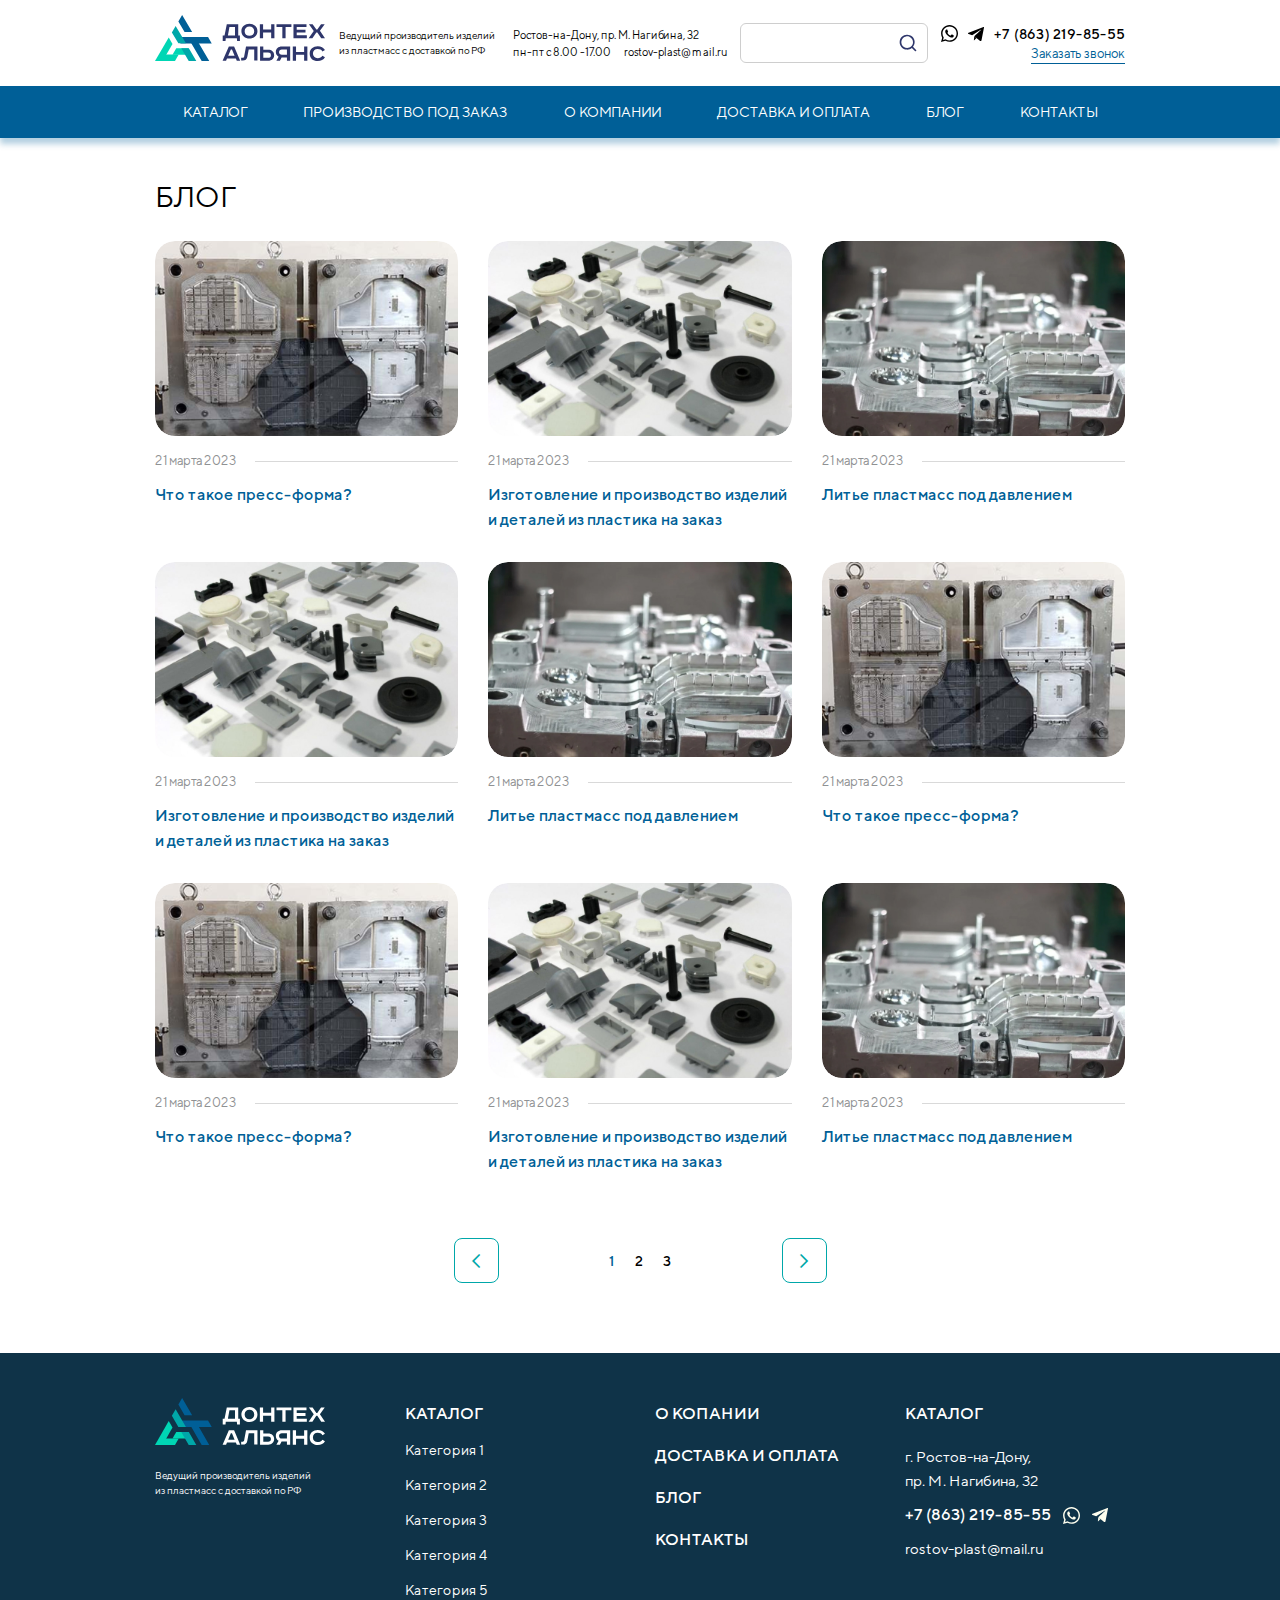
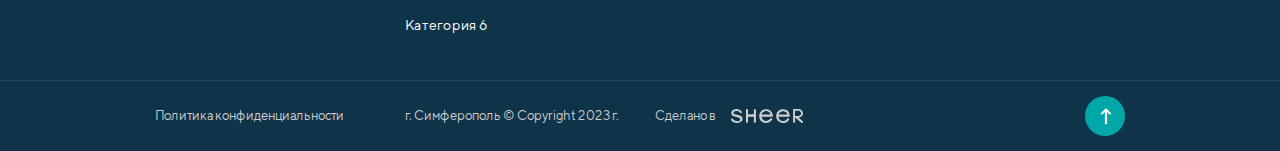
<file: news.html>
<!DOCTYPE html>
<!--[if lt IE 7]><html lang="ru" class="lt-ie9 lt-ie8 lt-ie7"><![endif]-->
<!--[if IE 7]><html lang="ru" class="lt-ie9 lt-ie8"><![endif]-->
<!--[if IE 8]><html lang="ru" class="lt-ie9"><![endif]-->
<!--[if gt IE 8]><!-->
<html lang="ru">
<!--<![endif]-->
<head>
	<meta charset="utf-8" />
	<title>Заголовок</title>
	<meta http-equiv="X-UA-Compatible" content="IE=edge" />
	<meta name="viewport" content="width=device-width, initial-scale=1.0" />
	<meta name="format-detection" content="telephone=no" />
	<link rel="shortcut icon" href="favicon.png" />
	<link rel="stylesheet" href="libs/bootstrap/bootstrap-grid.css" />
	<link rel="stylesheet" href="libs/fontawesome-free-5.12.0-web/css/all.min.css" />
	<link rel="stylesheet" href="libs/fancybox/jquery.fancybox.css" />
	<link rel="stylesheet" href="libs/modal-video/modal-video.css" />
	<link rel="stylesheet" href="libs/slick-1.5.9/slick/slick.css" />
	<link rel="stylesheet" href="libs/slick-1.5.9/slick/slick-theme.css" />
	<link rel="stylesheet" href="css/fonts.css" />
	<link rel="stylesheet" href="css/main.css?ver=1.7" />
	<link rel="stylesheet" href="css/media.css?ver=1.7" />
</head>
<body>

	<div class="wrapper">

		<header class="header">
			<div class="container">
				<div class="header__wrapper">
					<div class="logo-wrap">
						<a href="#" class="logo">
							<img src="img/logo.svg" alt="alt">
						</a>
						<div class="logo-descr">Ведущий производитель изделий из пластмасс с доставкой по  РФ</div>
					</div>
					<div class="header-info">
						<p>Ростов-на-Дону, пр. М. Нагибина, 32</p>
						<p>пн-пт с 8.00 -17.00 <a href="mailto:rostov-plast@mail.ru">rostov-plast@mail.ru</a></p>
					</div>
					<div class="search-form">
						<form>
							<input type="text" required="required">
							<button class="btn-search"></button>
						</form>
					</div>
					<div class="header-contacts">
						<div class="line-contacts">
							<ul class="socials-simple">
								<li><a href="#"><img src="img/wp.svg" alt="alt"></a></li>
								<li><a href="#"><img src="img/tg.svg" alt="alt"></a></li>
							</ul>
							<a href="tel:+78632198555" class="phone-main"><i class="fas fa-phone-alt"></i> +7 (863) 219-85-55</a>
						</div>
						<a href="#" class="link-simple">Заказать звонок</a>
					</div>
					<span class='sandwich'>
						<span class='sw-topper'></span>
						<span class='sw-bottom'></span>
						<span class='sw-footer'></span>
					</span>
				</div>
			</div>
			<div class="header-bottom">
				<div class="container">
					<div class="header-bottom__mobile">
						<div class="search-form">
							<form>
								<input type="text" required="required">
								<button class="btn-search"></button>
							</form>
						</div>
					</div>
					<ul class="menu">
						<li><a href="#">Каталог</a></li>
						<li><a href="#">Производство под заказ</a></li>
						<li><a href="#">О компании</a></li>
						<li><a href="#">Доставка и оплата</a></li>
						<li><a href="#">Блог</a></li>
						<li><a href="#">Контакты</a></li>
					</ul>
					<div class="header-bottom__mobile">
						<div class="header-info">
							<p>Ростов-на-Дону, пр. М. Нагибина, 32</p>
							<p>пн-пт с 8.00 -17.00 <a href="mailto:rostov-plast@mail.ru">rostov-plast@mail.ru</a></p>
						</div>
						<div class="header-contacts">
							<a href="#" class="link-simple">Заказать звонок</a>
						</div>
					</div>
				</div>
			</div>
		</header>

		<section class="page-news">
			<div class="container">
				<h1 class="title-section">БЛОГ</h1>
				<div class="row row_news">
					<div class="col-lg-4 col-md-6">
						<a href="#" class="item-news">
							<span class="item-news__image">
								<img src="img/news1.jpg" alt="alt">
							</span>
							<span class="item-news__date">21 марта 2023</span>
							<span class="item-news__title">Что такое пресс-форма?</span>
						</a>
					</div>
					<div class="col-lg-4 col-md-6">
						<a href="#" class="item-news">
							<span class="item-news__image">
								<img src="img/news2.jpg" alt="alt">
							</span>
							<span class="item-news__date">21 марта 2023</span>
							<span class="item-news__title">Изготовление и производство изделий и деталей из пластика на заказ</span>
						</a>
					</div>
					<div class="col-lg-4 col-md-6">
						<a href="#" class="item-news">
							<span class="item-news__image">
								<img src="img/news3.jpg" alt="alt">
							</span>
							<span class="item-news__date">21 марта 2023</span>
							<span class="item-news__title">Литье пластмасс под давлением</span>
						</a>
					</div>
					<div class="col-lg-4 col-md-6">
						<a href="#" class="item-news">
							<span class="item-news__image">
								<img src="img/news2.jpg" alt="alt">
							</span>
							<span class="item-news__date">21 марта 2023</span>
							<span class="item-news__title">Изготовление и производство изделий и деталей из пластика на заказ</span>
						</a>
					</div>
					<div class="col-lg-4 col-md-6">
						<a href="#" class="item-news">
							<span class="item-news__image">
								<img src="img/news3.jpg" alt="alt">
							</span>
							<span class="item-news__date">21 марта 2023</span>
							<span class="item-news__title">Литье пластмасс под давлением</span>
						</a>
					</div>
					<div class="col-lg-4 col-md-6">
						<a href="#" class="item-news">
							<span class="item-news__image">
								<img src="img/news1.jpg" alt="alt">
							</span>
							<span class="item-news__date">21 марта 2023</span>
							<span class="item-news__title">Что такое пресс-форма?</span>
						</a>
					</div>
					<div class="col-lg-4 col-md-6">
						<a href="#" class="item-news">
							<span class="item-news__image">
								<img src="img/news1.jpg" alt="alt">
							</span>
							<span class="item-news__date">21 марта 2023</span>
							<span class="item-news__title">Что такое пресс-форма?</span>
						</a>
					</div>
					<div class="col-lg-4 col-md-6">
						<a href="#" class="item-news">
							<span class="item-news__image">
								<img src="img/news2.jpg" alt="alt">
							</span>
							<span class="item-news__date">21 марта 2023</span>
							<span class="item-news__title">Изготовление и производство изделий и деталей из пластика на заказ</span>
						</a>
					</div>
					<div class="col-lg-4 col-md-6">
						<a href="#" class="item-news">
							<span class="item-news__image">
								<img src="img/news3.jpg" alt="alt">
							</span>
							<span class="item-news__date">21 марта 2023</span>
							<span class="item-news__title">Литье пластмасс под давлением</span>
						</a>
					</div>
				</div>
				<div class="pager">
					<a class="prev page-numbers" href="#"><i class="far fa-chevron-left"></i></a> 
					<span aria-current="page" class="page-numbers current" href="#">1</span> 
					<a class="page-numbers" href="#">2</a> 
					<a class="page-numbers" href="#">3</a> 
					<a class="next page-numbers" href="#"><i class="far fa-chevron-right"></i></a>
				</div>
			</div>
		</section>

		<footer class="footer">
			<div class="container">
				<div class="row">
					<div class="col-lg-3">
						<div class="logo-wrap">
							<a href="#" class="logo">
								<img src="img/logo2.svg" alt="alt">
							</a>
							<div class="logo-descr">Ведущий производитель изделий из пластмасс с доставкой по  РФ</div>
						</div>
					</div>
					<div class="col-lg-3">
						<div class="footer__title">КАТАЛОГ <i class="fal fa-chevron-down"></i></div>
						<div class="footer__content">
							<ul class="footer__nav">
								<li><a href="#">Категория 1</a></li>
								<li><a href="#">Категория 2</a></li>
								<li><a href="#">Категория 3</a></li>
								<li><a href="#">Категория 4</a></li>
								<li><a href="#">Категория 5</a></li>
								<li><a href="#">Категория 6</a></li>
							</ul>
						</div>
					</div>
					<div class="col-lg-3">
						<ul class="footer__nav footer__nav_big">
							<li><a href="#">о копании</a></li>
							<li><a href="#">доставка и оплата</a></li>
							<li><a href="#">блог</a></li>
							<li><a href="#">контакты</a></li>
						</ul>
					</div>
					<div class="col-lg-3">
						<div class="footer__title">КАТАЛОГ <i class="fal fa-chevron-down"></i></div>
						<div class="footer__content">
							<div class="footer__contacts">
								<p>г. Ростов-на-Дону, <br>пр. М. Нагибина, 32</p>
								<div class="line-contacts">
									<a href="tel:+78632198555" class="phone-main">+7 (863) 219-85-55</a>
									<ul class="socials-simple">
										<li><a href="#"><img src="img/wp.svg" alt="alt"></a></li>
										<li><a href="#"><img src="img/tg.svg" alt="alt"></a></li>
									</ul>
								</div>
								<p>rostov-plast@mail.ru</p>
							</div>
						</div>
					</div>
				</div>
			</div>
			<div class="footer-bottom">
				<div class="container">
					<div class="row align-items-center">
						<div class="col-lg">
							<a href="#">Политика конфиденциальности </a>
						</div>
						<div class="col-lg"> 
							<p>г. Симферополь © Copyright  2023 г.</p>
						</div>
						<div class="col-lg">
							<div class="create">Сделано в <a href="#"><img src="img/copy.svg" alt="alt"></a></div>
						</div>
						<div class="col-lg">
							<div class="btn_top"><i class="far fa-long-arrow-up"></i></div>
						</div>
					</div>
				</div>
			</div>
		</footer>
		
	</div>


	<!--[if lt IE 9]>
	<script src="libs/html5shiv/es5-shim.min.js"></script>
	<script src="libs/html5shiv/html5shiv.min.js"></script>
	<script src="libs/html5shiv/html5shiv-printshiv.min.js"></script>
	<script src="libs/respond/respond.min.js"></script>
<![endif]-->
<script src="libs/jquery/jquery-3.6.0.min.js"></script>
<script src="libs/jquery-mousewheel/jquery.mousewheel.min.js"></script>
<script src="libs/fancybox/jquery.fancybox.pack.js"></script>
<script src="libs/slick-1.5.9/slick/slick.min.js"></script>
<script src="libs/scroll2id/PageScroll2id.min.js"></script>
<script src="libs/mask/jquery.maskedinput.js"></script>
<script src="libs/modal-video/jquery-modal-video.min.js"></script>
<script src="libs/jQueryFormStyler-master/jquery.formstyler.min.js"></script>
<script src="js/common.js?ver=1.7"></script>
<!-- Yandex.Metrika counter --><!-- /Yandex.Metrika counter -->
<!-- Google Analytics counter --><!-- /Google Analytics counter -->
</body>
</html>
</file>
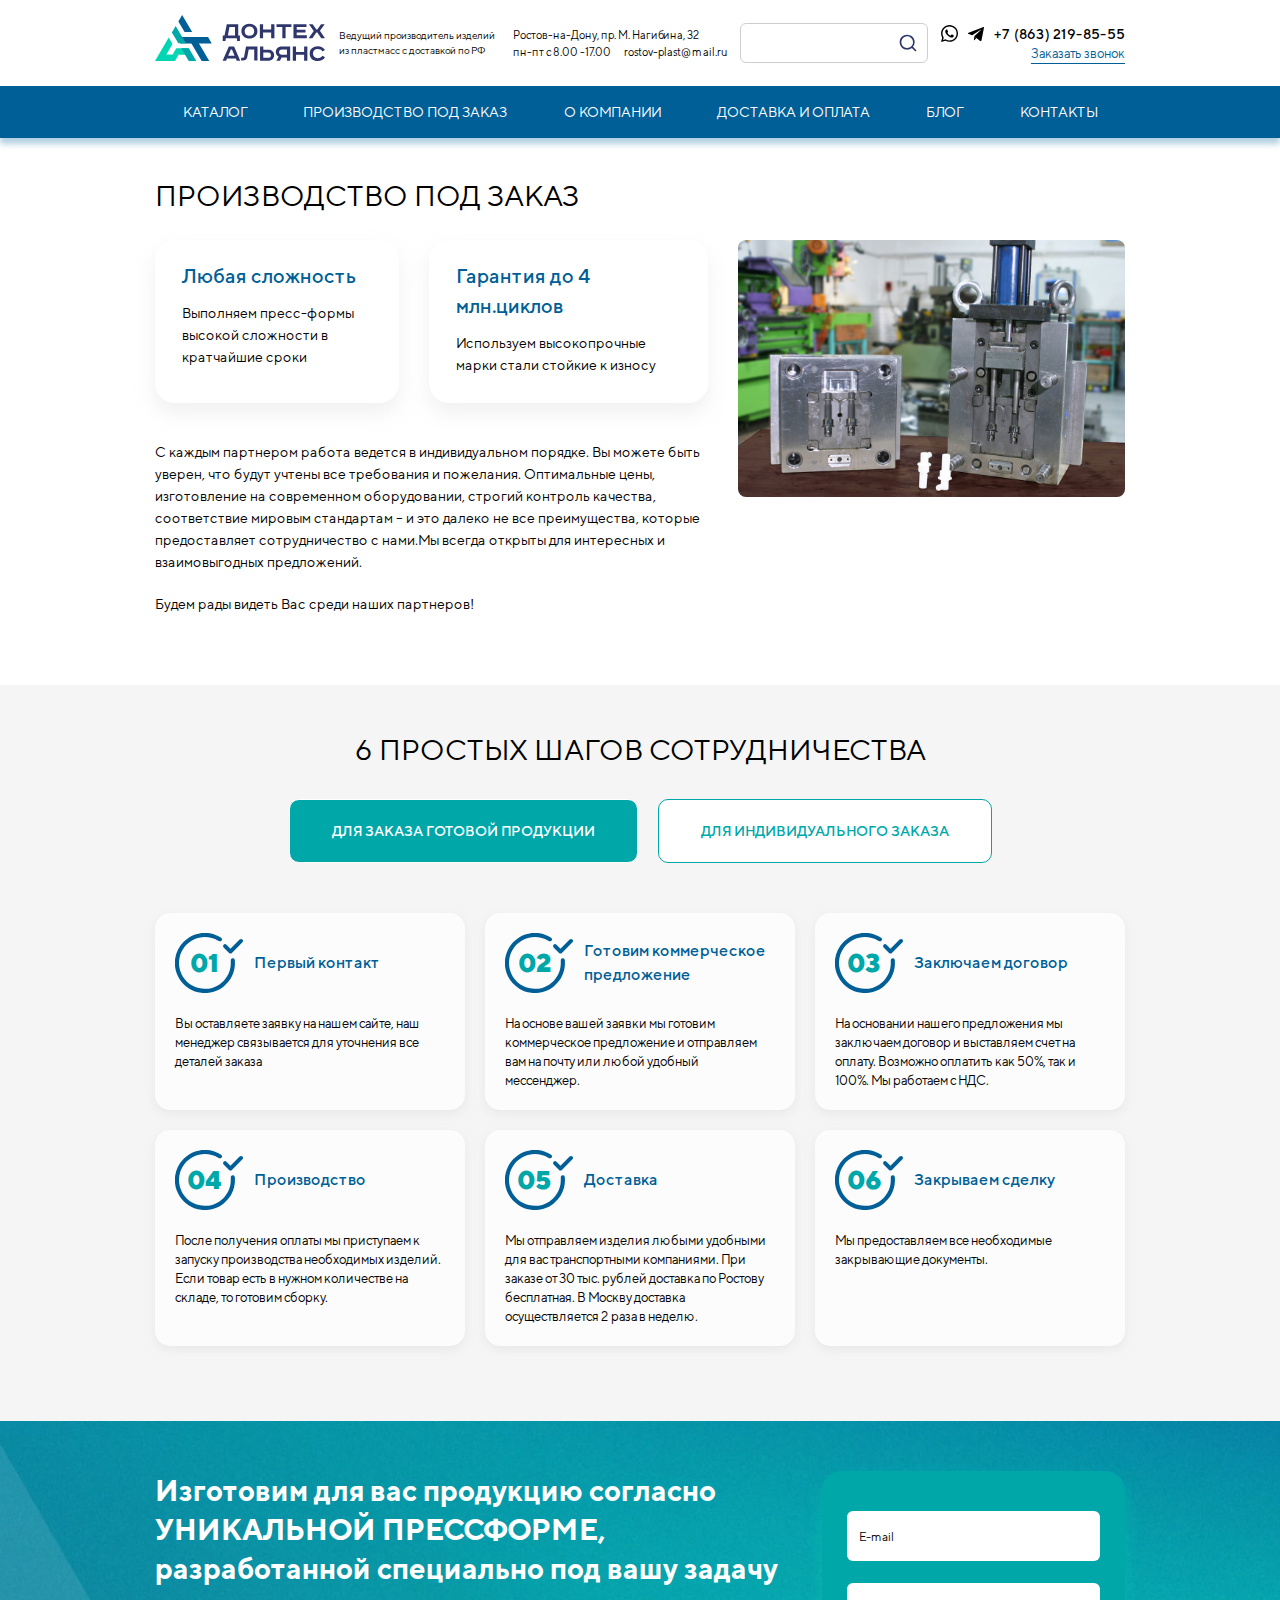
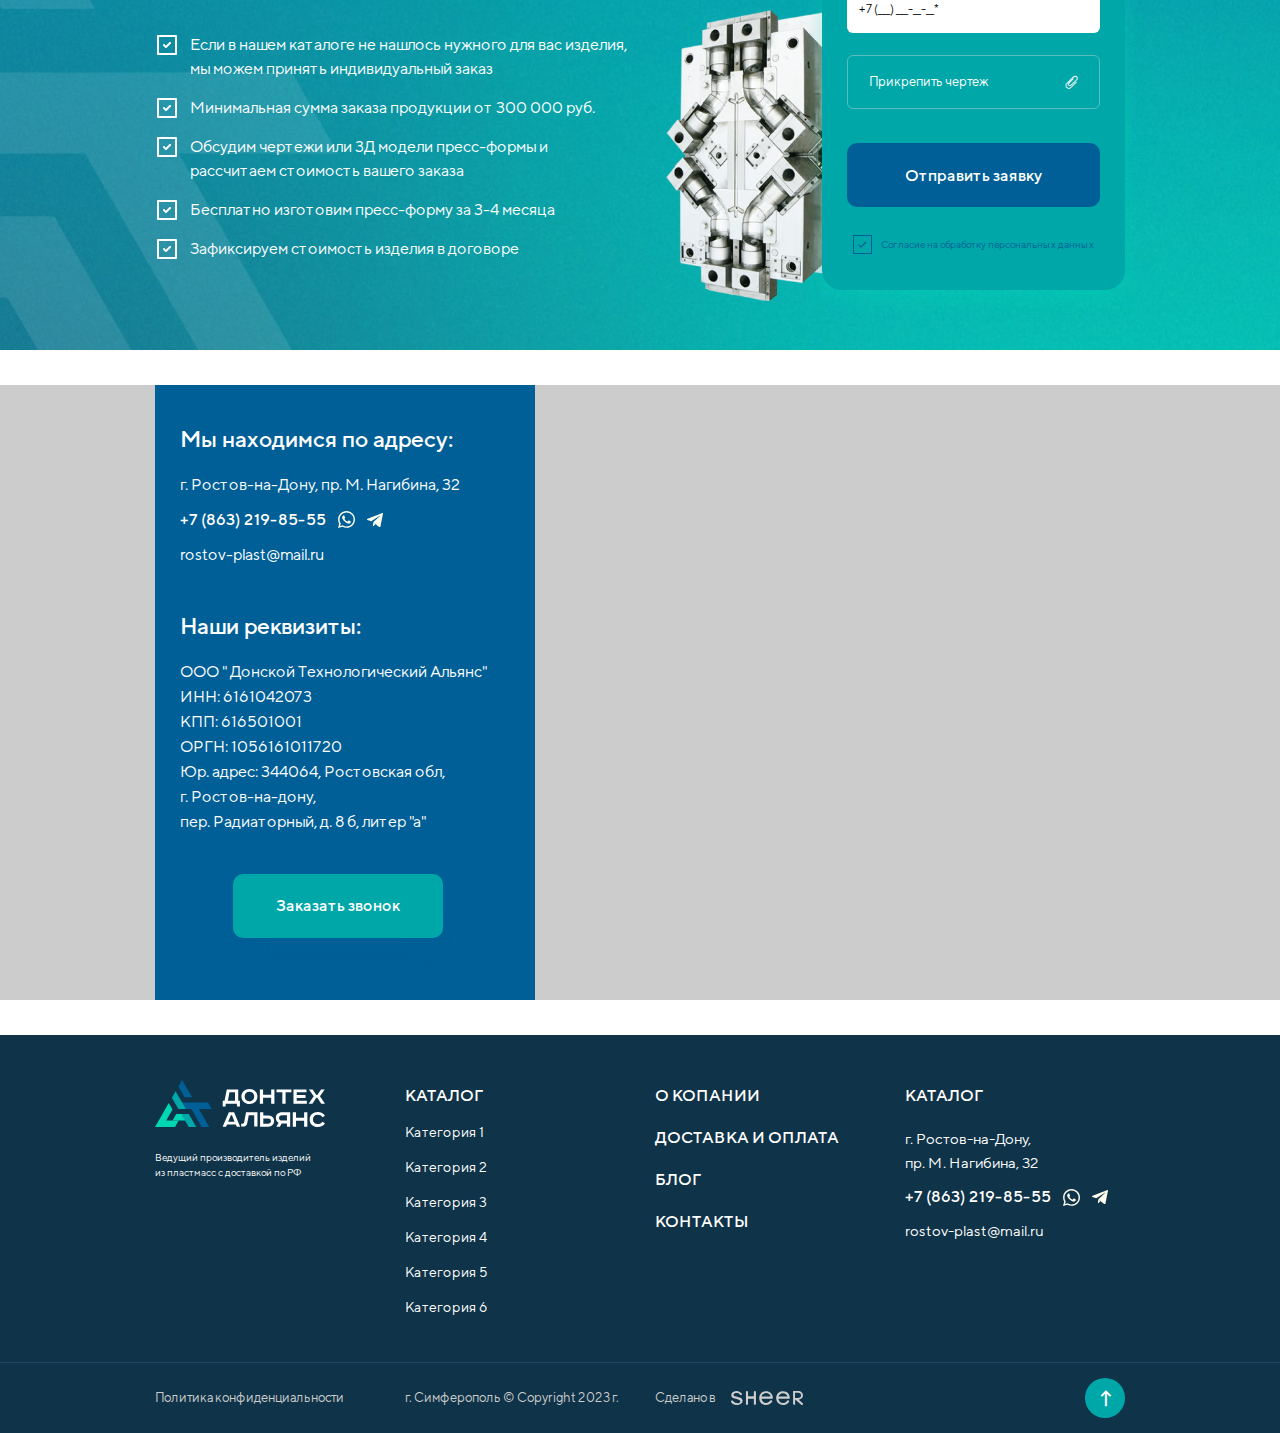
<file: production.html>
<!DOCTYPE html>
<!--[if lt IE 7]><html lang="ru" class="lt-ie9 lt-ie8 lt-ie7"><![endif]-->
<!--[if IE 7]><html lang="ru" class="lt-ie9 lt-ie8"><![endif]-->
<!--[if IE 8]><html lang="ru" class="lt-ie9"><![endif]-->
<!--[if gt IE 8]><!-->
<html lang="ru">
<!--<![endif]-->
<head>
	<meta charset="utf-8" />
	<title>Заголовок</title>
	<meta http-equiv="X-UA-Compatible" content="IE=edge" />
	<meta name="viewport" content="width=device-width, initial-scale=1.0" />
	<meta name="format-detection" content="telephone=no" />
	<link rel="shortcut icon" href="favicon.png" />
	<link rel="stylesheet" href="libs/bootstrap/bootstrap-grid.css" />
	<link rel="stylesheet" href="libs/fontawesome-free-5.12.0-web/css/all.min.css" />
	<link rel="stylesheet" href="libs/fancybox/jquery.fancybox.css" />
	<link rel="stylesheet" href="libs/modal-video/modal-video.css" />
	<link rel="stylesheet" href="libs/slick-1.5.9/slick/slick.css" />
	<link rel="stylesheet" href="libs/slick-1.5.9/slick/slick-theme.css" />
	<link rel="stylesheet" href="css/fonts.css" />
	<link rel="stylesheet" href="css/main.css?ver=1.7" />
	<link rel="stylesheet" href="css/media.css?ver=1.7" />
</head>
<body>

	<div class="wrapper">
 
		<header class="header">
			<div class="container">
				<div class="header__wrapper">
					<div class="logo-wrap">
						<a href="#" class="logo">
							<img src="img/logo.svg" alt="alt">
						</a>
						<div class="logo-descr">Ведущий производитель изделий из пластмасс с доставкой по  РФ</div>
					</div>
					<div class="header-info">
						<p>Ростов-на-Дону, пр. М. Нагибина, 32</p>
						<p>пн-пт с 8.00 -17.00 <a href="mailto:rostov-plast@mail.ru">rostov-plast@mail.ru</a></p>
					</div>
					<div class="search-form">
						<form>
							<input type="text" required="required">
							<button class="btn-search"></button>
						</form>
					</div>
					<div class="header-contacts">
						<div class="line-contacts">
							<ul class="socials-simple">
								<li><a href="#"><img src="img/wp.svg" alt="alt"></a></li>
								<li><a href="#"><img src="img/tg.svg" alt="alt"></a></li>
							</ul>
							<a href="tel:+78632198555" class="phone-main"><i class="fas fa-phone-alt"></i> +7 (863) 219-85-55</a>
						</div>
						<a href="#" class="link-simple">Заказать звонок</a>
					</div>
					<span class='sandwich'>
						<span class='sw-topper'></span>
						<span class='sw-bottom'></span>
						<span class='sw-footer'></span>
					</span>
				</div>
			</div>
			<div class="header-bottom">
				<div class="container">
					<div class="header-bottom__mobile">
						<div class="search-form">
							<form>
								<input type="text" required="required">
								<button class="btn-search"></button>
							</form>
						</div>
					</div>
					<ul class="menu">
						<li><a href="#">Каталог</a></li>
						<li><a href="#">Производство под заказ</a></li>
						<li><a href="#">О компании</a></li>
						<li><a href="#">Доставка и оплата</a></li>
						<li><a href="#">Блог</a></li>
						<li><a href="#">Контакты</a></li>
					</ul>
					<div class="header-bottom__mobile">
						<div class="header-info">
							<p>Ростов-на-Дону, пр. М. Нагибина, 32</p>
							<p>пн-пт с 8.00 -17.00 <a href="mailto:rostov-plast@mail.ru">rostov-plast@mail.ru</a></p>
						</div>
						<div class="header-contacts">
							<a href="#" class="link-simple">Заказать звонок</a>
						</div>
					</div>
				</div>
			</div>
		</header>

		<section class="production">
			<div class="container">
				<h1 class="title-section">производство под заказ</h1>
				<div class="row">
					<div class="col-lg-7">
						<div class="row row_info">
							<div class="col-small">
								<div class="item-info">
									<div class="title-small">Любая сложность</div>
									<p>Выполняем пресс-формы высокой сложности в кратчайшие сроки</p>
								</div>
							</div>
							<div class="col-big">
								<div class="item-info">
									<div class="title-small">Гарантия до 4 млн.циклов</div>
									<p>Используем высокопрочные марки стали стойкие к износу</p>
								</div>
							</div>
						</div>
						<p>С каждым партнером работа ведется в индивидуальном порядке. Вы можете быть уверен, что будут учтены все требования и пожелания. Оптимальные цены, изготовление на современном оборудовании, строгий контроль качества, соответствие мировым стандартам – и это далеко не все преимущества, которые предоставляет сотрудничество с нами.Мы всегда открыты для интересных и взаимовыгодных предложений. </p>
						<p>Будем рады видеть Вас среди наших партнеров!</p>
					</div>
					<div class="col-lg-5">
						<div class="image-simple">
							<img src="img/production1.jpg" alt="alt">
						</div>
					</div>
				</div>
			</div>
		</section>

		<section class="steps">
			<div class="container">
				<h2 class="title-section">6 простых шагов сотрудничества</h2>
				<ul class="tabs">
					<li class="active"><a href="#tab1">ДЛЯ ЗАКАЗА ГОТОВОЙ ПРОДУКЦИИ</a></li>
					<li><a href="#tab2">ДЛЯ ИНДИВИДУАЛЬНОГО ЗАКАЗА</a></li>
				</ul>
				<div class="tab-container">
					<div class="tab-pane" id="tab1">
						<div class="row row_steps">
							<div class="col-lg-4 col-md-6">
								<div class="item-step">
									<div class="item-step__head">
										<div class="item-step__value">01</div>
										<div class="title-min">Первый контакт</div>
									</div>
									<p>Вы оставляете заявку на нашем сайте, наш менеджер связывается для уточнения все деталей заказа</p>
								</div>
							</div>
							<div class="col-lg-4 col-md-6">
								<div class="item-step">
									<div class="item-step__head">
										<div class="item-step__value">02</div>
										<div class="title-min">Готовим коммерческое предложение</div>
									</div>
									<p>На основе вашей заявки мы готовим коммерческое предложение и отправляем вам на почту или любой удобный мессенджер.</p>
								</div>
							</div>
							<div class="col-lg-4 col-md-6">
								<div class="item-step">
									<div class="item-step__head">
										<div class="item-step__value">03</div>
										<div class="title-min">Заключаем договор</div>
									</div>
									<p>На основании нашего предложения мы заключаем договор и выставляем счет на оплату. Возможно оплатить как 50%, так и 100%. Мы работаем с НДС.</p>
								</div>
							</div>
							<div class="col-lg-4 col-md-6">
								<div class="item-step">
									<div class="item-step__head">
										<div class="item-step__value">04</div>
										<div class="title-min">Производство</div>
									</div>
									<p>После получения оплаты мы приступаем к запуску производства необходимых изделий. Если товар есть в нужном количестве на складе, то готовим сборку.</p>
								</div>
							</div>
							<div class="col-lg-4 col-md-6">
								<div class="item-step">
									<div class="item-step__head">
										<div class="item-step__value">05</div>
										<div class="title-min">Доставка</div>
									</div>
									<p>Мы отправляем изделия любыми удобными для вас транспортными компаниями. При заказе от 30 тыс. рублей доставка по Ростову бесплатная. В Москву доставка осуществляется 2 раза в неделю.</p>
								</div>
							</div>
							<div class="col-lg-4 col-md-6">
								<div class="item-step">
									<div class="item-step__head">
										<div class="item-step__value">06</div>
										<div class="title-min">Закрываем сделку</div>
									</div>
									<p>Мы предоставляем все необходимые закрывающие документы.</p>
								</div>
							</div>
						</div>
					</div>
					<div class="tab-pane" id="tab2">
						<div class="row row_steps">
							<div class="col-lg-4 col-md-6">
								<div class="item-step">
									<div class="item-step__head">
										<div class="item-step__value">01</div>
										<div class="title-min">Первый контакт</div>
									</div>
									<p>Вы оставляете заявку на нашем сайте, наш менеджер связывается для уточнения все деталей заказа</p>
								</div>
							</div>
							<div class="col-lg-4 col-md-6">
								<div class="item-step">
									<div class="item-step__head">
										<div class="item-step__value">02</div>
										<div class="title-min">Готовим коммерческое предложение</div>
									</div>
									<p>На основе вашей заявки мы готовим коммерческое предложение и отправляем вам на почту или любой удобный мессенджер.</p>
								</div>
							</div>
							<div class="col-lg-4 col-md-6">
								<div class="item-step">
									<div class="item-step__head">
										<div class="item-step__value">03</div>
										<div class="title-min">Заключаем договор</div>
									</div>
									<p>На основании нашего предложения мы заключаем договор и выставляем счет на оплату. Возможно оплатить как 50%, так и 100%. Мы работаем с НДС.</p>
								</div>
							</div>
							<div class="col-lg-4 col-md-6">
								<div class="item-step"> 
									<div class="item-step__head">
										<div class="item-step__value">04</div>
										<div class="title-min">Производство</div>
									</div>
									<p>После получения оплаты мы приступаем к запуску производства необходимых изделий. Если товар есть в нужном количестве на складе, то готовим сборку.</p>
								</div>  
							</div>
							<div class="col-lg-4 col-md-6">
								<div class="item-step">
									<div class="item-step__head">
										<div class="item-step__value">05</div>
										<div class="title-min">Доставка</div>
									</div>
									<p>Мы отправляем изделия любыми удобными для вас транспортными компаниями. При заказе от 30 тыс. рублей доставка по Ростову бесплатная. В Москву доставка осуществляется 2 раза в неделю.</p>
								</div>
							</div>
							<div class="col-lg-4 col-md-6">
								<div class="item-step">
									<div class="item-step__head">
										<div class="item-step__value">06</div>
										<div class="title-min">Закрываем сделку</div>
									</div>
									<p>Мы предоставляем все необходимые закрывающие документы.</p>
								</div>
							</div>
						</div>
					</div>
				</div>
			</div>
		</section>

		<section class="form-scheme">
			<div class="container">
				<div class="row">
					<div class="col-lg-8">
						<h2 class="title-section">Изготовим для вас продукцию согласно <span>уникальной прессформе,</span> разработанной специально под вашу задачу</h2>
						<ul class="list-block list-block_check">
							<li>Если в нашем каталоге не нашлось нужного для вас изделия, мы можем принять индивидуальный заказ</li>
							<li>Минимальная сумма заказа продукции от 300 000 руб.</li>
							<li>Обсудим чертежи или 3Д модели пресс-формы и рассчитаем стоимость вашего заказа</li>
							<li>Бесплатно изготовим пресс-форму за 3-4 месяца</li>
							<li>Зафиксируем стоимость изделия в договоре</li>
						</ul>
					</div>
					<div class="col-lg-4">
						<div class="form-block form-block_page">
							<div class="image-scheme">
								<img src="img/img_scheme.png" alt="alt">
							</div>
							<form>
								<div class="item-form">
									<input type="email" placeholder="E-mail" required="required">
								</div>
								<div class="item-form">
									<input type="text" placeholder="+7 (___) ___-__-__*" class="input-phone" required="required">
								</div>
								<div class="file-upload">
									<label><input type="file" name="file">Прикрепить чертеж <i class="fal fa-paperclip"></i></label>
									<div class="name-upload"></div>
								</div>
								<div class="btn-main">
									<input type="submit" value="Отправить заявку">
								</div>
								<div class="checkbox">
									<label>
										<input type="checkbox" required="required" checked="checked" />
										<span>Согласие на обработку персональных данных</span>
									</label>
								</div>
							</form>
						</div>
					</div>
				</div> 
			</div>
		</section>

		<section class="contacts">
			<div class="container">
				<div class="contacts-block">
					<div class="title-small">Мы находимся по адресу:</div>
					<p>г. Ростов-на-Дону, пр. М. Нагибина, 32</p>
					<div class="line-contacts">
						<a href="tel:+78632198555" class="phone-main">+7 (863) 219-85-55</a>
						<ul class="socials-simple">
							<li><a href="#"><img src="img/wp.svg" alt="alt"></a></li>
							<li><a href="#"><img src="img/tg.svg" alt="alt"></a></li>
						</ul>
					</div>
					<p>rostov-plast@mail.ru</p>
					<div class="title-small">Наши реквизиты:</div>
					<p>ООО " Донской Технологический Альянс"</p>
					<p>ИНН: 6161042073</p>
					<p>КПП: 616501001</p>
					<p>ОРГН: 1056161011720</p>
					<p>Юр. адрес: 344064, Ростовская обл, </p>
					<p>г. Ростов-на-дону, </p>
					<p>пер. Радиаторный, д. 8 б, литер "а"</p>
					<a href="#" class="btn-main">Заказать звонок</a>
				</div>
			</div>
			<div id="map"></div>
		</section>

		<footer class="footer">
			<div class="container">
				<div class="row">
					<div class="col-lg-3">
						<div class="logo-wrap">
							<a href="#" class="logo">
								<img src="img/logo2.svg" alt="alt">
							</a>
							<div class="logo-descr">Ведущий производитель изделий из пластмасс с доставкой по  РФ</div>
						</div>
					</div>
					<div class="col-lg-3">
						<div class="footer__title">КАТАЛОГ <i class="fal fa-chevron-down"></i></div>
						<div class="footer__content">
							<ul class="footer__nav">
								<li><a href="#">Категория 1</a></li>
								<li><a href="#">Категория 2</a></li>
								<li><a href="#">Категория 3</a></li>
								<li><a href="#">Категория 4</a></li>
								<li><a href="#">Категория 5</a></li>
								<li><a href="#">Категория 6</a></li>
							</ul>
						</div>
					</div>
					<div class="col-lg-3">
						<ul class="footer__nav footer__nav_big">
							<li><a href="#">о копании</a></li>
							<li><a href="#">доставка и оплата</a></li>
							<li><a href="#">блог</a></li>
							<li><a href="#">контакты</a></li>
						</ul>
					</div>
					<div class="col-lg-3">
						<div class="footer__title">КАТАЛОГ <i class="fal fa-chevron-down"></i></div>
						<div class="footer__content">
							<div class="footer__contacts">
								<p>г. Ростов-на-Дону, <br>пр. М. Нагибина, 32</p>
								<div class="line-contacts">
									<a href="tel:+78632198555" class="phone-main">+7 (863) 219-85-55</a>
									<ul class="socials-simple">
										<li><a href="#"><img src="img/wp.svg" alt="alt"></a></li>
										<li><a href="#"><img src="img/tg.svg" alt="alt"></a></li>
									</ul>
								</div>
								<p>rostov-plast@mail.ru</p>
							</div>
						</div>
					</div>
				</div>
			</div>
			<div class="footer-bottom">
				<div class="container">
					<div class="row align-items-center">
						<div class="col-lg">
							<a href="#">Политика конфиденциальности </a>
						</div>
						<div class="col-lg"> 
							<p>г. Симферополь © Copyright  2023 г.</p>
						</div>
						<div class="col-lg">
							<div class="create">Сделано в <a href="#"><img src="img/copy.svg" alt="alt"></a></div>
						</div>
						<div class="col-lg">
							<div class="btn_top"><i class="far fa-long-arrow-up"></i></div>
						</div>
					</div>
				</div>
			</div>
		</footer>
		
	</div>

	<!--[if lt IE 9]>
	<script src="libs/html5shiv/es5-shim.min.js"></script>
	<script src="libs/html5shiv/html5shiv.min.js"></script>
	<script src="libs/html5shiv/html5shiv-printshiv.min.js"></script>
	<script src="libs/respond/respond.min.js"></script>
<![endif]-->
<script src="libs/jquery/jquery-3.6.0.min.js"></script>
<script src="libs/jquery-mousewheel/jquery.mousewheel.min.js"></script>
<script src="libs/fancybox/jquery.fancybox.pack.js"></script>
<script src="libs/slick-1.5.9/slick/slick.min.js"></script>
<script src="libs/scroll2id/PageScroll2id.min.js"></script>
<script src="libs/mask/jquery.maskedinput.js"></script>
<script src="libs/modal-video/jquery-modal-video.min.js"></script>
<script src="libs/jQueryFormStyler-master/jquery.formstyler.min.js"></script>
<script src="js/common.js?ver=1.7"></script>
<script src="https://api-maps.yandex.ru/2.1/?lang=ru_RU"></script>
<script>
	$(document).ready(function() {
		ymaps.ready(init);

		function init() {
			var myMap = new ymaps.Map('map', {
				center: [47.260149, 39.718947],
				zoom: 15
			}, {
				searchControlProvider: 'yandex#search'
			});		

			myPlacemark1 = new ymaps.Placemark([47.260149, 39.718947], {
				
			}, {
				iconLayout: 'default#image',
				iconImageHref: 'img/pin_delivery.svg',
				hideIconOnBalloonOpen: false,
				iconImageSize: [37, 35],
				iconImageOffset: [-19, -35],
				balloonOffset: [ 0, -35 ]
			});
			myMap.controls.remove('searchControl');
			myMap.behaviors.disable('scrollZoom');
			myMap.geoObjects.add(myPlacemark1);
		}
	});
</script>
<!-- Yandex.Metrika counter --><!-- /Yandex.Metrika counter -->
<!-- Google Analytics counter --><!-- /Google Analytics counter -->
</body>
</html>
</file>
<file: libs/modal-video/modal-video.css>
@keyframes modal-video {
  from {
    opacity: 0;
  }
  to {
    opacity: 1;
  }
}

@keyframes modal-video-inner {
  from {
    transform: translate(0, 100px);
  }
  to {
    transform: translate(0, 0);
  }
}

.modal-video {
  position: fixed;
  top: 0;
  left: 0;
  width: 100%;
  height: 100%;
  background-color: rgba(0, 0, 0, 0.5);
  z-index: 1000000;
  cursor: pointer;
  opacity: 1;
  animation-timing-function: ease-out;
  animation-duration: 0.3s;
  animation-name: modal-video;
  -webkit-transition: opacity 0.3s ease-out;
  -moz-transition: opacity 0.3s ease-out;
  -ms-transition: opacity 0.3s ease-out;
  -o-transition: opacity 0.3s ease-out;
  transition: opacity 0.3s ease-out;
}

.modal-video-close {
  opacity: 0;
}

.modal-video-close .modal-video-movie-wrap {
  -webkit-transform: translate(0, 100px);
  -moz-transform: translate(0, 100px);
  -ms-transform: translate(0, 100px);
  -o-transform: translate(0, 100px);
  transform: translate(0, 100px);
}

.modal-video-body {
  max-width: 960px;
  width: 100%;
  height: 100%;
  margin: 0 auto;
  padding: 0 10px;
  display: flex;
  justify-content: center;
  box-sizing: border-box;
}

.modal-video-inner {
  display: flex;
  justify-content: center;
  align-items: center;
  width: 100%;
  height: 100%;
}

@media (orientation: landscape) {
  .modal-video-inner {
    padding: 10px 60px;
    box-sizing: border-box;
  }
}

.modal-video-movie-wrap {
  width: 100%;
  height: 0;
  position: relative;
  padding-bottom: 56.25%;
  background-color: #333;
  animation-timing-function: ease-out;
  animation-duration: 0.3s;
  animation-name: modal-video-inner;
  -webkit-transform: translate(0, 0);
  -moz-transform: translate(0, 0);
  -ms-transform: translate(0, 0);
  -o-transform: translate(0, 0);
  transform: translate(0, 0);
  -webkit-transition: -webkit-transform 0.3s ease-out;
  -moz-transition: -moz-transform 0.3s ease-out;
  -ms-transition: -ms-transform 0.3s ease-out;
  -o-transition: -o-transform 0.3s ease-out;
  transition: transform 0.3s ease-out;
}

.modal-video-movie-wrap iframe {
  position: absolute;
  top: 0;
  left: 0;
  width: 100%;
  height: 100%;
}

.modal-video-close-btn {
  position: absolute;
  z-index: 2;
  top: -45px;
  right: 0;
  display: inline-block;
  width: 35px;
  height: 35px;
  overflow: hidden;
  border: none;
  background: transparent;
}

@media (orientation: landscape) {
  .modal-video-close-btn {
    top: 0;
    right: -45px;
  }
}

.modal-video-close-btn:before {
  transform: rotate(45deg);
}

.modal-video-close-btn:after {
  transform: rotate(-45deg);
}

.modal-video-close-btn:before, .modal-video-close-btn:after {
  content: '';
  position: absolute;
  height: 2px;
  width: 100%;
  top: 50%;
  left: 0;
  margin-top: -1px;
  background: #fff;
  border-radius: 5px;
  margin-top: -6px;
}
</file>
<file: css/fonts.css>
@font-face {
	font-family: 'TTNorms';
	src: url('../fonts/TTNorms-Light.eot');
	src: url('../fonts/TTNorms-Light.eot?#iefix') format('embedded-opentype'),
	url('../fonts/TTNorms-Light.woff') format('woff'),
	url('../fonts/TTNorms-Light.ttf') format('truetype');
	font-weight: 300;
	font-style: normal;
}
@font-face {
	font-family: 'TTNorms';
	src: url('../fonts/TTNorms-Regular.eot');
	src: url('../fonts/TTNorms-Regular.eot?#iefix') format('embedded-opentype'),
	url('../fonts/TTNorms-Regular.woff') format('woff'),
	url('../fonts/TTNorms-Regular.ttf') format('truetype');
	font-weight: normal;
	font-style: normal;
}
@font-face {
	font-family: 'TTNorms';
	src: url('../fonts/TTNorms-Medium.eot');
	src: url('../fonts/TTNorms-Medium.eot?#iefix') format('embedded-opentype'),
	url('../fonts/TTNorms-Medium.woff') format('woff'),
	url('../fonts/TTNorms-Medium.ttf') format('truetype');
	font-weight: 500;
	font-style: normal;
}
@font-face {
	font-family: 'TTNorms';
	src: url('../fonts/TTNorms-Bold.eot');
	src: url('../fonts/TTNorms-Bold.eot?#iefix') format('embedded-opentype'),
	url('../fonts/TTNorms-Bold.woff') format('woff'),
	url('../fonts/TTNorms-Bold.ttf') format('truetype');
	font-weight: 700;
	font-style: normal;
}
@font-face {
   font-family: 'TTNorms';
    src: url('../fonts/TTNorms-ExtraBold.eot');
    src: url('../fonts/TTNorms-ExtraBold.eot?#iefix') format('embedded-opentype'),
    url('../fonts/TTNorms-ExtraBold.woff') format('woff'),
    url('../fonts/TTNorms-ExtraBold.ttf') format('truetype');
    font-weight: 800;
    font-style: normal;
    }
@font-face {
	font-family: 'TTNorms';
	src: url('../fonts/TTNorms-Black.eot');
	src: url('../fonts/TTNorms-Black.eot?#iefix') format('embedded-opentype'),
	url('../fonts/TTNorms-Black.woff') format('woff'),
	url('../fonts/TTNorms-Black.ttf') format('truetype');
	font-weight: 900;
	font-style: normal;
}
</file>
<file: css/main.css>
*::-webkit-input-placeholder {
	color: #000;
	opacity: 1;
}
*:-moz-placeholder {
	color: #000;
	opacity: 1;
}
*::-moz-placeholder {
	color: #000;
	opacity: 1;
}
*:-ms-input-placeholder {
	color: #000;
	opacity: 1; 
}

body input:focus:required:invalid,
body textarea:focus:required:invalid {
	
}
body input:required:valid,
body textarea:required:valid {
	
}
body {
	font-family: 'TTNorms';
	font-size: 16px;
	line-height: 26px;
	color: #000;
	overflow-x: hidden;
	margin: 0;
	background-color: #fff;
}
* {
	font-variant-ligatures: no-common-ligatures;
}
button {
	cursor: pointer;
}
button, input, optgroup, select, textarea {
	font-family: inherit;
}
input {
	-webkit-appearance: none;
	-moz-appearance: none;
	appearance: none;
}
button,
textarea,
input.text,
input[type="text"],
input[type="button"],
input[type="submit"] {
	-webkit-appearance: none;
}
a, button, input, img {
	transition: all 0.3s;
}
h1,h2,h3,h4,h5,h6 {
	padding: 0;
	margin: 0;
	font-weight: normal;
}
.wrapper {
	padding-top: 146px;
}
a {
	text-decoration: none;
	outline: none;
}
* {
	outline: none !important;
}
ul {
	padding: 0;
	margin: 0;
}
ul li {
	list-style-type: none;
	outline: none;
}
img {
	outline: none;
	display: block;
}
p {
	padding: 0;
	margin: 0;
}
form {
	margin: 0;
}

.header {
	position: fixed;
	top: 0;
	left: 0;
	width: 100%;
	z-index: 1000;
	background-color: #fff;
}
.header-info {
	font-size: 13px;
	line-height: 18px;
}
.header-info a {
	margin-left: 20px;
	color: #000;
}
.header__wrapper {
	padding: 20px 0;
	display: flex;
	align-items: center;
	justify-content: space-between;
}
.logo-wrap {
	display: inline-flex;
	align-items: center;
}
.logo-wrap .logo {
	top: -5px;
	position: relative;
}
.logo {
	display: inline-block;
}
.logo img {
	width: 198px;
	max-width: 100%;
	height: auto;
}
.logo-descr {
	font-size: 12px;
	line-height: 17px;
	margin-left: 20px;
	max-width: 190px;
}
.search-form {
	width: 254px;
	position: relative;
}
.search-form input[type="text"],
.search-form input[type="search"] {
	height: 40px;
	width: 100%;
	padding: 0 15px;
	padding-right: 50px;
	font-family: 'TTNorms';
	font-size: 16px;
	background: #FFFFFF;
	border: 1px solid #CECECE;
	border-radius: 6px;
}
.btn-search {
	width: 40px;
	height: 40px;
	padding: 0;
	border: none;
	position: absolute;
	top: 0;
	right: 0;
	background-color: transparent;
	background-image: url(../img/search.svg);
	background-repeat: no-repeat;
	background-position: center;
}
.header-contacts {
	display: flex;
	flex-direction: column;
	align-items: flex-end;
}
.line-contacts {
	display: flex;
	align-items: center;
}
.socials-simple {
	display: flex;
	align-items: center;
}
.socials-simple li {
	margin-right: 12px;
}
.phone-main {
	font-weight: 500;
	color: #000;
}
.link-simple {
	font-size: 13px;
	line-height: 18px;
	color: #005F97;
	border-bottom: 1px solid #005F97;
}
.link-simple:hover {
	border-color: transparent;
}
.header-bottom {
	background: #005F97;
	box-shadow: 0px 6px 6px rgba(0, 95, 151, 0.3);
}
.menu {
	display: flex;
	align-items: center;
	justify-content: space-between;
}
.menu li {
	flex-grow: 1;
}
.menu a {
	padding: 15px 0;
	display: block;
	line-height: 22px;
	text-transform: uppercase;
	color: #fff;
	text-align: center;
}
.menu a:hover {
	background-color: #015180;
}

.billbord {
	padding-top: 63px;
	padding-bottom: 30px;
	min-height: 630px;
	color: #fff;
	background-image: url(../img/billbord1.jpg);
	background-repeat: no-repeat;
	background-position: center;
	background-size: cover;
}
.name-billbord {
	font-size: 30px;
	line-height: 42px;
	padding-bottom: 16px;
	font-weight: 500;
}
.billbord__wrap {
	margin-bottom: 38px;
	display: flex;
	align-items: center;
}
.title-billbord {
	font-size: 60px;
	line-height: 78px;
	text-transform: uppercase;
	font-weight: 700;
}
.billbord__wrap .title-billbord {
	max-width: 510px;
}
.list-billbord {
	font-size: 18px;
	line-height: 25px;
	margin-bottom: 30px;
	columns: 2;
	max-width: 816px;
	font-weight: 500;
}
.list-block li,
.list-billbord li {
	margin-bottom: 20px;
	padding-left: 15px;
	position: relative;
}
.list-block li::before,
.list-billbord li::before {
	content: "•";
	top: 0px;
	left: 0px;
	position: absolute;
}
.btn-main {
	font-size: 16px;
	line-height: 22px;
	padding: 0 31px;
	color: #fff;
	background: #005F97;
	border-radius: 10px;
	height: 64px;
	font-weight: 500;
	font-family: 'TTNorms';
	display: inline-flex;
	align-items: center;
	justify-content: center;
	text-align: center;
	border: none;
	cursor: pointer;
	position: relative;
	transition: all 0.3s;
}
.btn-main::after {
	position: absolute;
	display: block;
	content: " ";
	left: 15px;
	bottom: -7px;
	right: 15px;
	background: #005F97;
	filter: blur(10px);
	height: 10px;
	z-index: -1;
}
.btn-main:hover {
	background-color: #015180;
}
.value-billbord {
	font-size: 36px;
	line-height: 43px;
	padding: 22px 45px;
	margin-left: 60px;
	max-width: 245px;
	background: rgba(255, 255, 255, 0.1);
	border: 1px solid rgba(255, 255, 255, 0.1);
	box-shadow: inset 0px -2px 2px rgba(255, 255, 255, 0.15), inset 0px 2px 2px rgba(255, 255, 255, 0.15);
	backdrop-filter: blur(10px);
	border-radius: 15px;
	flex: none;
}

.advantages {
	padding: 68px 0;
}
.row_advantages {
	margin: 0 -10px;
}
.row_advantages > div {
	padding: 0 10px;
}
.item-advantage {
	padding: 14px 35px;
	padding-bottom: 48px;
	font-size: 14px;
	line-height: 20px;
	min-height: 100%;
	background-color: #fff;
	box-shadow: 0px 10px 20px rgba(206, 206, 206, 0.3);
	border-radius: 20px;
	position: relative;
	transition: all 0.3s;
}
.item-advantage:hover {
	box-shadow: 0px 10px 20px rgba(206, 206, 206, 0.6);
}
.item-advantage__title {
	font-size: 40px;
	line-height: 52px;
	padding-bottom: 6px;
	font-weight: 500;
	color: #005F97;
}
.item-advantage__title sup {
	font-size: 17px;
	position: relative;
	top: -6px;
	font-weight: 600;
	line-height: 0;
}
.title-min {
	font-size: 20px;
	line-height: 28px;
	font-weight: 500;
	color: #005F97;
}
.item-advantage .title-min {
	padding-bottom: 12px;
	margin-right: -20px;
}
.item-advantage__icon {
	width: 45px;
	height: 45px;
	right: 20px;
	bottom: 20px;
	display: flex;
	align-items: center;
	justify-content: center;
	position: absolute;
}

.categories {
	padding-top: 38px;
	padding-bottom: 63px;
	background: rgba(238, 238, 238, 0.6);
}
.categories .title-section {
	padding-bottom: 10px;
}
.title-section {
	font-size: 32px;
	line-height: 42px;
	text-transform: uppercase;
}
.item-category {
	height: 300px;
	margin-top: 22px;
	position: relative;
	display: block;
}
.item-category__image {
	position: absolute;
	width: 100%;
	height: 100%;
	top: 0;
	left: 0;
	border-radius: 20px;
	display: block;
	overflow: hidden;
}
.item-category__image img {
	width: 100%;
	height: 100%;
	object-fit: cover;
	border-radius: 20px;
	font-family: 'object-fit: cover;';
	transition: all 0.5s;
}
.item-category:hover .item-category__image img {
	transform: scale(1.1);
}
.item-category__name {
	min-width: 215px;
	padding-left: 35px;
	padding-right: 23px;
	font-size: 20px;
	line-height: 28px;
	color: #000;
	font-weight: 500;
	text-transform: uppercase;
	height: 86px;
	display: inline-flex;
	align-items: center;
	position: absolute;
	bottom: 15px;
	left: 15px;
	background: rgba(255, 255, 255, 0.1);
	border: 1px solid rgba(255, 255, 255, 0.1);
	box-shadow: inset 0px -2px 2px rgba(255, 255, 255, 0.15), inset 0px 2px 2px rgba(255, 255, 255, 0.15);
	backdrop-filter: blur(10px);
	border-radius: 15px;
}
.item-category__name span {
	position: relative;
}
.item-category__name span::before {
	position: absolute;
	display: block;
	content: " ";
	width: 9px;
	height: 9px;
	background: #00A7A9;
	right: 100%;
	border-radius: 50%;
	margin-right: 15px;
	top: 7px;
}

.catalog {
	padding-top: 43px;
	padding-bottom: 59px;
}
.catalog .title-section {
	padding-bottom: 20px;
}
.item-catalog {
	padding: 25px;
	padding-top: 15px;
	background: #FFFFFF;
	box-shadow: 0px 10px 15px rgba(206, 206, 206, 0.3);
	border-radius: 15px;
	min-height: 100%;
	display: flex;
	flex-direction: column;
	align-items: flex-start;
	transition: all 0.3s;
}
.item-catalog:hover {
	box-shadow: 0px 10px 15px rgba(206, 206, 206, 0.6);
}
.item-catalog__image {
	height: 175px;
	width: 100%;
	margin-bottom: 9px;
	display: flex;
	align-items: center;
	justify-content: center;
}
.item-catalog__image img {
	max-width: 100%;
	max-height: 100%;
}
.item-catalog__title {
	font-size: 18px;
	line-height: 25px;
	margin-bottom: 17px;
	font-weight: 500;
	display: block;
	color: #000;
	width: 100%;
}
.feature-catalog {
	font-size: 14px;
	margin-bottom: 7px;
	display: flex;
	align-items: center;
	justify-content: space-between;
	width: 100%;
}
.item-catalog__bottom {
	width: 100%;
	padding-top: 8px;
	margin-top: auto;
	display: flex;
	align-items: center;
	justify-content: space-between;
}
.price-main {
	font-size: 18px;
	line-height: 25px;
	font-weight: 500;
}
.btn-main_simple {
	height: 40px;
	font-size: 14px;
	line-height: 20px;
	padding: 0 12px;
	background: #00A7A9;
	border-radius: 10px;
}
.btn-main_simple::after {
	display: none;
}
.btn-main_simple:hover {
	background: #008283;
}
.list-colors {
	display: flex;
	align-items: center;
}
.item-color {
	width: 19px;
	height: 19px;
	margin-right: 10px;
	position: relative;
	flex: none;
	border-radius: 50%;
}
.item-color:last-child {
	margin-right: 0;
}
.slider-catalog .slick-track {
	display: flex !important;
}
.slider-catalog .slick-slide {
	padding: 10px;
	padding-bottom: 25px;
	height: inherit !important;
}
.slick-arrow {
	width: 45px;
	height: 45px;
	font-size: 16px;
	color: #00a7a9 !important;
	background-color: #fff;
	display: flex;
	align-items: center;
	justify-content: center;
	border: 1px solid #00A7A9;
	border-radius: 8px;
	cursor: pointer;
	top: 50%;
	transition: all 0.3s;
}
.slick-arrow:hover {
	background-color: #00A7A9;
	color: #fff !important;
}
.slick-prev {
	left: 0;
}
.slick-next {
	right: 0;
}
.slick-arrow::before {
	display: none;
}
.slider-catalog .slick-prev {
	left: -60px;
}
.slider-catalog .slick-next {
	right: -60px;
}
.btn-main_transparent {
	background: #FFFFFF;
	color: #005F97;
	border: 1px solid #005F97;
	border-radius: 10px;
}
.btn-main_transparent:hover {
	color: #fff;
}
.bottom-button {
	padding-top: 10px;
	text-align: center;
}
.bottom-button .btn-main {
	padding: 0 50px;
}

.form-samples {
	padding: 60px 0;
	color: #fff;
	background-image: url(../img/bg_section.jpg);
	background-repeat: no-repeat;
	background-position: center;
	background-size: cover;
	position: relative;
	z-index: 1;
}
.title-block {
	font-size: 36px;
	line-height: 47px;
	font-weight: 700;
}
.title-block span {
	text-transform: uppercase;
}
.form-samples .title-block {
	padding-top: 20px;
	padding-bottom: 45px;
	max-width: 584px;
}
.list-block {
	font-size: 18px;
	line-height: 25px;
}
.form-samples .list-block {
	max-width: 435px;
}
.form-block {
	padding: 40px 50px;
	background: #00A7A9;
	box-shadow: 0px 10px 20px rgba(0, 214, 180, 0.3);
	border-radius: 20px;
	position: relative;
	color: #fff;
}
.title-form {
	font-size: 24px;
	line-height: 34px;
	padding-bottom: 25px;
	font-weight: 500;
	text-align: center;
}
.item-form {
	margin-bottom: 19px;
}
.item-form textarea,
.item-form input {
	height: 50px;
	padding: 0 19px;
	font-size: 13px;
	line-height: 18px;
	color: #000;
	font-weight: 400;
	width: 100%;
	background: #FFFFFF;
	border-radius: 6px;
	border: none;
	font-family: 'TTNorms';
}
.item-form textarea {
	height: 93px;
	padding-top: 15px;
	resize: none;
}
.form-block .row {
	margin: 0 -10px;
}
.form-block .row > div {
	padding: 0 10px;
}
.btn-main input {
	position: absolute;
	top: 0;
	left: 0;
	width: 100%;
	height: 100%;
	background-color: transparent;
	border: none;
	font-size: inherit;
	color: inherit;
	font-weight: inherit;
	font-family: inherit;
	cursor: pointer;
	text-transform: inherit;
}
.form-block .btn-main {
	width: 280px;
	max-width: 100%;
	display: flex;
	margin: 0 auto;
	margin-top: 15px;
}
.checkbox {
	font-size: 12px;
	line-height: 15px;
	margin-top: 26px;
	color: #005F97;
	display: flex;
	text-align: left;
	justify-content: center;
}
.checkbox label input {
	position: absolute;
	z-index: -1;
	height: 1px !important;
	width: 1px !important;
	opacity: 0 !important;
	margin: 12px 2px 0 7px !important;
}
.checkbox label > span {
	position: relative;
	padding: 5px 0 0 28px;
	display: block;
	cursor: pointer;
}
.checkbox label > span:before {
	content: '';
	position: absolute;
	top: 2px;
	left: 0;
	width: 19px;
	height: 19px;
	border: 1px solid #005F97;
	transition: .2s;
}
.checkbox label > span:after {
	content: '';
	position: absolute;
	top: 2px;
	left: 0px;
	width: 19px;
	height: 19px;
	content: "\f00c";
	display: -webkit-flex;
	display: -moz-flex;
	display: -ms-flex;
	display: -o-flex;
	display: flex;
	align-items: center;
	justify-content: center;
	-moz-osx-font-smoothing: grayscale;
	-webkit-font-smoothing: antialiased;
	font-style: normal;
	font-variant: normal;
	text-rendering: auto;
	line-height: 1;
	font-family: "Font Awesome 5 Pro";
	font-weight: 500;
	background-image: none;
	color: #005F97;
	font-size: 9px;
	opacity: 0;
	transition: .2s;
}
.checkbox label input:checked + span:after {
	opacity: 1;
}
.image-sample {
	position: absolute;
	z-index: -1;
}
.image-sample_1 {
	left: -362px;
	bottom: -19px;
}
.image-sample_2 {
	right: -161px;
	top: 140px;
}

.partners {
	padding-top: 70px;
	padding-bottom: 90px;
}
.item-partner {
	height: 143px;
	display: flex;
	align-items: center;
	justify-content: center;
	background: #FFFFFF;
	box-shadow: 0px 4px 10px rgba(206, 206, 206, 0.3);
	border-radius: 15px;
	padding: 10px;
	transition: all 0.3s;
}
.item-partner:hover {
	box-shadow: 0px 4px 10px rgba(206, 206, 206, 0.6);
}
.item-partner img {
	max-width: 100%;
	max-height: 100%;
}
.slider-partners .slick-slide {
	padding: 10px;
	padding-bottom: 15px;
}
.slider-partners {
	margin: 0 -10px;
}
.slider-partners .slick-prev {
	left: -60px;
}
.slider-partners .slick-next {
	right: -60px;
}
.partners .title-section {
	padding-bottom: 30px;
	max-width: 857px;
}

.steps {
	padding-top: 53px;
	padding-bottom: 70px;
	background: rgba(238, 238, 238, 0.6);
}
.steps .title-section {
	padding-bottom: 30px; 
	text-align: center;
}
.tabs {
	display: flex;
	align-items: center;
	justify-content: center;
} 
.tabs a {
	height: 64px;
	padding: 0 42px; 
	background: #FFFFFF;
	border: 1px solid #00A7A9;
	border-radius: 10px;
	font-weight: 500;
	text-transform: uppercase;
	color: #00A7A9;
	display: flex;
	align-items: center;
	justify-content: center;
	text-align: center;
}
.tabs .active a,
.tabs a:hover {
	background: #00A7A9;
	color: #fff;
	border-color: #fff;
}
.tabs li {
	padding: 0 10px;
} 
.item-step {
	padding: 26px;
	font-size: 14px;
	line-height: 20px;
	min-height: 100%;
	background: #FCFCFC;
	box-shadow: 0px 4px 10px rgba(206, 206, 206, 0.3);
	border-radius: 15px;
	transition: all 0.3s;
}
.item-step:hover {
	box-shadow: 0px 4px 10px rgba(206, 206, 206, 0.6);
}
.item-step__head {
	margin-bottom: 21px;
	display: flex;
	align-items: center;
}
.item-step__value {
	width: 75px;
	height: 66px;
	font-size: 30px;
	line-height: 42px;
	padding-right: 10px;
	font-weight: 800;
	color: #00A7A9;
	margin-right: 11px;
	display: flex;
	align-items: center;
	justify-content: center;
	flex: none;
	background-image: url(../img/step.svg);
	background-repeat: no-repeat;
	background-position: center;
	background-size: cover;
}
.row_steps {
	margin: 0 -10px;
}
.row_steps > div {
	padding: 0 10px;
	margin-bottom: 20px;
}
.tab-container {
	padding-top: 50px;
}
.tab-pane {
	display: none;
}
.tab-pane:first-child {
	display: block;
}

.form-scheme {
	padding-top: 50px;
	padding-bottom: 60px;
	color: #fff;
	background-image: url(../img/bg_scheme.jpg);
	background-repeat: no-repeat;
	background-position: center;
	background-size: cover;
	position: relative;
	z-index: 1;
}
.list-block_check li {
	padding-left: 35px;
}
.list-block_check li::before {
	width: 24px;
	height: 24px;
	content: " ";
	top: 0;
	left: 0;
	background-image: url(../img/check.svg);
	background-repeat: no-repeat;
	background-position: center;
	background-size: cover;
}
.form-scheme .title-section {
	padding-bottom: 45px;
	font-weight: 700;
	text-transform: none;
}
.form-scheme .title-section span {
	text-transform: uppercase;
	display: block;
}
.form-scheme .list-block {
	max-width: 550px;
}
.file-upload input {
	width: 0 !important;
	height: 0 !important;
	padding: 0 !important;
	opacity: 0 !important;
	position: absolute;
}
.file-upload label {
	font-size: 13px;
	line-height: 20px;
	padding: 16px 21px;
	font-weight: 400;
	display: flex;
	align-items: center;
	justify-content: space-between;
	color: #fff;
	cursor: pointer;
	border: 1px solid #5ABEBF;
	border-radius: 6px;
	text-align: left;
	font-family: 'TTNorms';
	transition: all 0.3s;
}
.file-upload:hover label {
	background: rgba(255, 255, 255, 0.2);
}
.file-upload {
	position: relative;
}
.name-upload {
	position: absolute;
	top: 100%;
	left: 0;
	margin-top: 6px;
	font-size: 13px;
	line-height: 18px;
}
.file-upload {
	margin-bottom: 34px;
}
.form-block_page .item-form {
	margin-bottom: 22px;
}
.form-block_page {
	padding: 63px 68px;
	padding-bottom: 48px;
}
.form-block_page .btn-main {
	width: 100%;
}
.form-block_page .checkbox {
	white-space: nowrap;
}
.image-scheme {
	top: 88px; 
	left: -230px;
	position: absolute;
	z-index: -1;
}

.delivery {
	padding-top: 50px;
	padding-bottom: 33px;
	background-image: url(../img/map.png);
	background-repeat: no-repeat;
	background-position: center;
	background-size: auto 100%;
}
.item-delivery {
	font-size: 20px;
	line-height: 28px;
	padding-left: 45px;
	margin-top: 60px;
	background-image: url(../img/pin_delivery.svg);
	background-repeat: no-repeat;
	background-position: left top;
}
.item-delivery__title {
	font-weight: 500;
	text-transform: uppercase;
}
.item-delivery p span {
	white-space: nowrap;
}
.descr-section {
	font-size: 24px;
	line-height: 34px;
}
.delivery .title-section {
	padding-bottom: 10px;
}
.row_delivery > div:first-child .item-delivery:first-child {
	margin-right: -50px;
}
.image-delivery {
	margin-top: 80px;
	margin-left: -80px;
}

.questions {
	padding-top: 55px;
	padding-bottom: 70px;
	background: #F5F5F5;
}
.questions .title-section {
	padding-bottom: 35px;
}
.item-question {
	background: #FFFFFF;
	border: 1px solid #D9D9D9;
	border-radius: 10px;
	margin-bottom: 11px;
	transition: all 0.3s;
}
.item-question:hover {
	border-color: #00A7A9;
}
.item-question__head {
	padding: 15px;
	padding-left: 30px;
	cursor: pointer;
	display: flex;
	align-items: center;
	justify-content: space-between;
}
.item-question__arrow {
	width: 34px;
	height: 34px;
	flex: none;
	background-image: url(../img/plus.svg);
	background-repeat: no-repeat;
	background-position: center;
	background-size: cover;
	transition: all 0.3s;
}
.item-question__content {
	padding: 40px;
	padding-right: 58px;
	padding-top: 0;
	font-size: 14px;
	line-height: 20px;
	display: none;
}
.item-question.active {
	border: 1px solid #00A7A9;
}
.item-question.active .item-question__arrow {
	transform: rotate(45deg);
}
.questions .form-block {
	padding-top: 20px;
}
.questions .form-block .item-form {
	margin-bottom: 17px;
}

.contacts {
	padding: 35px 0;
}
.contacts .container {
	position: relative;
}
#map {
	height: 615px;
	width: 100%;
	background-color: #ccc;
}
.contacts-block {
	font-size: 18px;
	line-height: 25px;
	padding-top: 40px;
	padding-left: 40px;
	padding-right: 20px;
	height: 615px;
	width: 418px;
	left: 15px;
	max-width: 100%;
	background: #005F97;
	z-index: 10;
	position: absolute;
	top: 0;
	color: #fff;
}
.title-small {
	font-size: 24px;
	line-height: 38px;
	font-weight: 500;
}
.contacts-block .title-small {
	margin-bottom: 14px;
}
.contacts-block .title-small:not(:first-child) {
	margin-top: 40px;
}
.footer__contacts .phone-main,
.contacts-block .phone-main {
	font-size: 16px;
	color: #fff;
}
.footer__contacts .socials-simple img,
.contacts-block .socials-simple img {
	filter: invert(1) sepia(1) hue-rotate(0deg) saturate(1) brightness(1);
}
.contact-block .socials-simple li,
.footer__contacts .socials-simple li,
.contacts-block .socials-simple li {
	margin-left: 12px;
	margin-right: 0;
}
.footer__contacts .line-contacts,
.contacts-block .line-contacts {
	margin: 10px 0;
}
.contacts-block  .btn-main {
	background: #00A7A9;
	width: 210px;
	max-width: 100%;
	display: flex;
	margin: 0 auto;
	margin-top: 40px;
	position: relative;
	left: -10px;
}
.contacts-block .btn-main:hover {
	background: #008283;
}

.footer {
	padding-top: 50px;
	font-size: 14px;
	line-height: 20px;
	color: #fff;
	background: #0F3348;
}
.footer .logo-wrap {
	display: block;
}
.footer .logo-descr {
	margin-left: 0;
	margin-top: 13px;
}
.footer__nav_big,
.footer__title {
	font-size: 16px;
	line-height: 22px;
	margin-bottom: 15px;
	text-transform: uppercase;
	font-weight: 500;
}
.footer__nav_big {
	margin: 0;
}
.footer__nav a {
	color: #fff;
	border-bottom: 1px solid transparent;
}
.footer__nav a:hover {
	border-color: #fff;
}
.footer__nav li {
	margin-bottom: 15px;
}
.footer__nav_big li {
	margin-bottom: 20px;
}
.footer__contacts {
	font-size: 18px;
	line-height: 25px;
}
.footer__contacts {
	margin: 20px 0;
}
.footer-bottom {
	padding: 15px 0;
	font-size: 14px;
	line-height: 20px;
	margin-top: 30px;
	color: #CECECE;
	border-top: 1px solid #1C4862;
}
.create {
	display: flex;
	align-items: center;
}
.create a {
	margin-left: 15px; 
}
.footer-bottom a {
	color: #CECECE;
}
.footer-bottom a:hover {
	color: #fff;
}
.btn_top {
	font-size: 18px;
	float: right;
	position: relative;
	color: #fff !important; 
	width: 40px;
	height: 40px;
	text-align: center;
	display: -webkit-inline-flex;
	display: -moz-inline-flex;
	display: -ms-inline-flex;
	display: -o-inline-flex;
	display: inline-flex !important;
	align-items: center;
	justify-content: center;
	border-radius: 50%;
	background: #00A7A9;
	z-index: 300;
	-webkit-transition: all 0.3s;
	-o-transition: all 0.3s;
	transition: all 0.3s;
	cursor: pointer;
}
.btn_top:hover {
	background: #008283;
}
.footer__title i {
	display: none;
}
.slick-dots {
	bottom: 0;
	left: 0;
	width: 100%;
}
.slick-dots li {
	width: 10px;
	height: 10px;
}
.slick-dots li button {
	width: 10px;
	height: 10px;
	background-color: #005F97;
	border-radius: 50%;
	padding: 0;
	border: none;
	transition: all 0.3s;
}
.slick-dots li button:hover,
.slick-dots li.slick-active button {
	background: #00A7A9;
}
/*Style Sandwich*/
.sandwich span {
	display: block;
}
.sandwich {
	width: 39px;
	height: 39px;
	padding-top: 9px;
	border-radius: 50%;
	display: -webkit-flex;
	display: -moz-flex;
	display: -ms-flex;
	display: -o-flex;
	display: flex;
	flex-direction: column;
	align-items:center;
	display: none;
	z-index: 20;
	flex: none;
	cursor: pointer;
	background: #005F97;
}
.sw-topper {
	position: relative;
	top: 4px;
	width: 18px;
	height:  2px;
	display: block;
	margin: 0;
	background-color: #fff;
	border: medium none;
	transition: transform 0.5s, top 0.2s;
	/* transition-delay: 0.2s, 0s; */
}
.sw-bottom {
	position: relative;
	top: 7.5px;
	width: 18px;
	height:  2px;
	display: block;
	margin: 0;
	background-color: #fff;
	border: medium none;
	transition: transform 0.5s, top 0.2s;
	transition-delay: 0.2s, 0s;
}
.sw-footer {
	position: relative;
	top: 11px;
	width: 18px;
	height:  2px;
	display: block;
	margin: 0;
	background-color: #fff;
	border: medium none;
	transition: all 0.5s;
	transition-delay: 0.1s;
}
.sandwich.active .sw-topper {
	top: 9px;
	transform: rotate(45deg);
}
.sandwich.active .sw-bottom {
	opacity: 0;
}
.sandwich.active .sw-footer {
	top: 5px;
	transform: rotate(-45deg); 
}
.header-bottom__mobile {
	display: none;
}
.phone-main i {
	display: none;
}
.page-categories {
	padding-top: 43px;
}
.row_categories {
	margin: 0 -10px;
}
.row_categories > div {
	padding: 0 10px;
}
.page-categories .row_categories > div:nth-child(7) .item-category__name {
	font-size: 17px;
	line-height: 26px;
}
.section-text h2 {
	font-size: 24px;
	line-height: 34px;
	margin-bottom: 26px;
	font-weight: 500;	
}
.section-text p {
	margin-bottom: 20px;
}
.section-text {
	padding-top: 65px;
	padding-bottom: 30px;
	line-height: 22px;
}
.breadcrumbs {
	padding-top: 14px;
	padding-bottom: 20px;
	font-size: 12px;
	line-height: 17px;
	display: flex;
	align-items: center;
	flex-wrap: wrap;
}
.breadcrumbs a {
	color: #000;
	border-bottom: 1px solid transparent;
}
.breadcrumbs a:hover {
	border-color: #000;
}
.breadcrumbs li::after {
	content: "/";
	margin: 0 10px;
}
.breadcrumbs li:last-child::after {
	display: none;
}
.nav-catalog {
	background: #F5F5F5;
	line-height: 22px;
	border-radius: 8px;
	top: 140px;
	max-height: calc(100vh - 140px);
	position: sticky;
	overflow: auto;
}
.nav-catalog a {
	padding: 16px 16px;
	border-radius: 8px;
	display: block;
	font-weight: 500;
	color: #000;
}
.nav-catalog a:hover,
.nav-catalog .active a {
	background: #00A7A9;
	color: #fff;
}
.page-catalog {
	padding-bottom: 47px;
}
.page-catalog .title-section {
	text-transform: none;
}
.row_catalog {
	margin: 0 -10px;
}
.row_catalog > div {
	padding: 0 10px;
	margin-top: 20px;
}
.pager {
	margin-top: 34px;
	display: flex;
	align-items: center;
	justify-content: center;
}
.page-numbers {
	margin: 0 10px;
	font-weight: 500;
	color: #000;
}
.page-numbers:hover,
.page-numbers.current {
	color: #005F97;
}
.prev.page-numbers,
.next.page-numbers {
	width: 45px;
	height: 45px;
	font-size: 16px;
	color: #00a7a9 ;
	background-color: #fff;
	display: flex;
	align-items: center;
	justify-content: center;
	border: 1px solid #00A7A9;
	border-radius: 8px;
	flex: none;
	cursor: pointer;
}
.prev.page-numbers:hover,
.next.page-numbers:hover {
	background-color: #00A7A9;
	color: #fff;
}
.prev.page-numbers {
	margin-right: 100px;
}
.next.page-numbers {
	margin-left: 100px;
}
.nav-catalog::-webkit-scrollbar {
	-webkit-appearance: none;
}
.nav-catalog::-webkit-scrollbar:vertical {
	width: 3px;
}
.nav-catalog::-webkit-scrollbar:horizontal {
	height: 3px;
}
.nav-catalog::-webkit-scrollbar-thumb {
	background-color: #333;
	border-radius: 10px;
}
.nav-catalog::-webkit-scrollbar-track {
	border-radius: 10px;
	background-color: #ccc;
}
.btn-main_filter {
	display: none;
}
.image-card {
	height: 339px;
	padding: 20px;
	border: 1px solid #CECECE;
	border-radius: 8px;
	display: flex;
	align-items: center;
	justify-content: center;
}
.image-card img {
	max-width: 100%;
	max-height: 100%;
}
.card .feature-catalog {
	font-size: 16px;
}
.card .feature-catalog span:first-child {
	font-weight: 500;
}
.card .item-color {
	width: 24px;
	height: 24px;
	cursor: pointer;
	margin-right: 12px;
}
.card .item-color:last-child {
	margin-right: 0;
}
.item-color::before {
	position: absolute;
	display: block;
	content: " ";
	top: 0;
	left: 0;
	width: 100%;
	height: 100%;
	transform: scale(0);
	border: 1px solid rgba(0, 95, 151, 0.3);
	border-radius: 50%;
	transition: all 0.3s;
}
.item-color.active::before {
	transform: scale(1.45);
}
.descr-card {
	font-size: 14px;
	line-height: 20px;
	margin-top: 30px;
}
.info-card {
	padding: 26px 50px;
	padding-bottom: 34px;
	line-height: 22px;
	background: #F5F5F5;
	border: 1px solid #FFFFFF;
	border-radius: 8px;
}
.info-card__title,
.info-card__value {
	font-weight: 500;
}
.price-card {
	font-size: 24px;
	line-height: 34px;
	font-weight: 500;
}
.info-card__descr {
	padding-top: 22px;
}
.info-card .btn-main {
	height: 52px;
	padding: 0 10px;
	width: 100%;
	margin-top: 20px;
}
.info-card .btn-main::after {
	display: none;
}
.card .title-section {
	padding-bottom: 25px;
	text-transform: none;
}
.card {
	padding-bottom: 40px;
}
.title-section_page {
	margin-bottom: 15px;
	display: flex;
	align-items: flex-end;
}
.title-section_page::after {
	position: relative;
	display: block;
	content: " ";
	flex: 1;
	height: 1px;
	top: -5px;
	background-color: #D9D9D9;
}
.recomendation {
	padding-bottom: 55px;
}
.production p {
	margin-bottom: 20px;
}
.production {
	padding-top: 38px;
	padding-bottom: 50px;
	line-height: 22px;
}
.production .title-section {
	padding-bottom: 25px;
}
.item-info {
	padding: 24px 35px;
	padding-bottom: 33px;
	min-height: 100%;
	box-shadow: 0px 10px 20px rgba(206, 206, 206, 0.3);
	border-radius: 20px;
}
.item-info p {
	margin: 0;
}
.item-info .title-small {
	padding-bottom: 11px;
	color: #005F97;
}
.row_info > div {
	margin-bottom: 25px;
	padding: 0 15px;
}
.production .row_info {
	margin-bottom: 20px;
}
.col-small {
	width: 47%;
}
.col-big {
	width: 53%;
}
.image-simple img {
	max-width: 100%;
	border-radius: 8px;
}
.page-news {
	padding-top: 39px;
	padding-bottom: 70px;
}
.page-news .title-section {
	padding-bottom: 25px;
}
.row_news > div {
	margin-bottom: 37px;
}
.item-news {
	display: block;
}
.item-news__image {
	height: 260px;
	margin-bottom: 16px;
	width: 100%;
	display: block;
	border-radius: 20px;
	overflow: hidden;
}
.item-news__image img {
	width: 100%;
	height: 100%;
	object-fit: cover;
	border-radius: 20px;
	font-family: 'object-fit: cover;';
	transition: all 0.5s;
}
.item-news__date {
	font-size: 13px;
	line-height: 18px;
	margin-bottom: 16px;
	color: #8F9193;
	display: flex;
	align-items: center;
	position: relative;
}
.item-news__date::after {
	position: relative;
	display: block;
	content: " ";
	flex: 1;
	margin-left: 19px;
	background-color: #D9D9D9;
	height: 1px;
}
.item-news__title {
	font-size: 20px;
	line-height: 28px;
	font-weight: 500;
	color: #005F97;
	display: block;
}
.item-news:hover .item-news__image img {
	transform: scale(1.1);
}
.article h1 {
	font-size: 32px;
	line-height: 42px;
	padding-bottom: 23px;
	text-transform: uppercase;
}
.article strong {
	font-weight: 500;
}
.article .nav-article li a {
	color: #005F97;
	border-bottom: 1px solid transparent;
}
.article .nav-article li a:hover {
	border-color: #005F97;
}
.article ol li::marker {
	font-weight: 500;
}
.article .nav-article li {
	color: #005F97;
	font-weight: 500;
}
.article ol {
	padding: 0;
	padding-left: 15px;
	margin: 0;
}
.article h2 {
	font-size: 24px;
	line-height: 34px;
	padding-top: 40px;
	padding-bottom: 14px;
	font-weight: 500;
}
.article blockquote {
	padding: 50px 35px;
	padding-right: 15px;
	line-height: 32px;
	font-weight: 500;
	color: #005F97;
	background: #F5F5F5;
	border: 1px solid #FFFFFF;
	border-radius: 8px;
	margin: 0;
	max-width: 307px;
}
.article ul:not(.breadcrumbs) li {
	list-style-type: disc;
}
.article ul:not(.breadcrumbs) {
	padding-left: 15px;
	font-weight: 500;
}
.article .nav-article {
	margin-top: 45px;
	line-height: 32px;
}
.article {
	padding-bottom: 100px;
}
.article img {
	max-width: 100%;
	height: auto;
	border-radius: 8px;
}
.page-about .title-section {
	padding-bottom: 20px;
}
.page-about .title-small {
	padding-bottom: 17px;
}
.page-about {
	padding-top: 32px;
}
.item-gallery {
	height: 274px;
	display: block;
	border-radius: 8px;
	position: relative;
}
.item-gallery img {
	width: 100%;
	height: 100%;
	object-fit: cover;
	border-radius: 8px;
	font-family: 'object-fit: cover;';
	transition: all 0.5s;
}
.slider-gallery {
	margin: 0 -10px;
}
.slider-gallery .slick-slide {
	padding: 0 10px;
}
.gallery .title-section {
	padding-bottom: 30px;
}
.slider-gallery .slick-prev {
	left: -50px;
}
.slider-gallery .slick-next {
	right: -50px;
}
.gallery {
	padding-bottom: 20px;
}
.btn-video::before {
	position: absolute;
	display: block;
	content: " ";
	width: 106px;
	height: 106px;
	border-radius: 50%;
	top: 0;
	left: 0;
	right: 0;
	bottom: 0;
	margin: auto;
	background: rgba(255, 255, 255, 0.1);
	backdrop-filter: blur(10px);
	background-position: 55% 50%;
	transition: all 0.3s;
}
.btn-video::after {
	position: absolute;
	display: block;
	content: " ";
	width: 59px;
	height: 59px;
	border-radius: 50%;
	top: 0;
	left: 0;
	right: 0;
	bottom: 0;
	margin: auto;
	background-color: #fff;
	background-image: url(../img/play.svg);
	background-repeat: no-repeat;
	background-position: 55% 50%;
	transition: all 0.3s;
}
.btn-video:hover::after {
	transform: scale(1.2);
}
.page-delivery {
	padding-top: 32px;
}
.page-delivery .title-section {
	padding-bottom: 20px;
}
.page-delivery .title-small {
	padding-bottom: 20px;
}
.page-delivery ~ .delivery {
	padding-top: 0;
}
.image-boxes img {
	max-width: 100%;
}
.contact-block {
	font-size: 18px;
}
.contact-block p a {
	color: #000;
}
.requisites {
	line-height: 40px;
}
.contact-block .title-small {
	padding-bottom: 20px;
}
.block-form {
	padding: 24px 65px;
	padding-bottom: 32px;
	background: #00A7A9;
	color: #fff;
	text-align: center;
	box-shadow: 0px 10px 20px rgba(0, 214, 180, 0.3);
	border-radius: 20px;
	position: relative;
	z-index: 1;
}
.block-form .title-small {
	padding-bottom: 20px;
}
.block-form .btn-main {
	width: 100%;
}
.block-form .checkbox {
	margin-top: 20px;
	white-space: nowrap;
}
.page-contacts {
	padding-top: 32px;
}
.page-contacts .title-section {
	padding-bottom: 22px;
}
.page-contacts #map {
	margin-top: 36px;
	height: 492px;
}
.page-contacts .ymaps-2-1-79-balloon__close {
	display: none !important;
}
.image-balloon img {
	max-width: 100%;
	height: auto;
	display: block;
	margin: 0 auto;
}
.page-contacts .ymaps-2-1-79-balloon {
	box-shadow: none;
	border-radius: 8px;
}
.page-contacts .ymaps-2-1-79-balloon__close+.ymaps-2-1-79-balloon__content {
	margin-right: 0;
	padding-left: 0;
}
.page-contacts .ymaps-2-1-79-balloon__layout {
	border-radius: 8px;
}
.page-contacts .ymaps-2-1-79-balloon {
	margin-left: 14px;
}
.page-contacts .ymaps-2-1-79-balloon__tail {
	display: none;
}
.contact-block .phone-main {
	font-weight: 400;
}
</file>
<file: css/media.css>
/*==========  Desktop First Method  ==========*/
@media only screen and (max-width : 1700px) {
	body {
		font-size: 15px;
		line-height: 25px;
	}
	.header-info {
		font-size: 12px;
		line-height: 18px;
	}
	.search-form {
		width: 220px;
	}
	.logo img {
		width: 170px;
	}
	.logo-descr {
		font-size: 11px; 
		line-height: 16px;
		margin-left: 18px;
		max-width: 176px;
	} 
	.title-billbord {
		font-size: 53px;
		line-height: 65px;
	}
	.billbord__wrap .title-billbord {
		max-width: 455px;
	}
	.value-billbord {
		font-size: 32px;
		line-height: 39px;
		padding: 19px 33px;
		margin-left: 24px;
		max-width: 214px;
	}
	.name-billbord {
		font-size: 27px;
		line-height: 29px;
	}
	.list-billbord {
		font-size: 16px;
		line-height: 24px;
		margin-bottom: 25px;
		max-width: 735px;
	}
	.billbord {
		padding-top: 50px;
		min-height: 567px;
	}
	.item-advantage__title {
		font-size: 33px;
		line-height: 40px;
	}
	.title-min {
		font-size: 18px;
		line-height: 26px;
	}
	.item-advantage {
		padding: 14px 30px;
		padding-bottom: 45px;
		font-size: 13px;
		line-height: 19px;
	}
	.item-advantage__title sup {
		font-size: 13px;
		top: -3px;
	}
	.advantages {
		padding: 50px 0;
	}
	.item-category__name {
		min-width: 214px;
		padding-left: 30px;
		padding-right: 22px;
		font-size: 17px;
		line-height: 26px;
	}
	.item-category__name span::before {
		margin-right: 9px;
	}
	.item-category {
		height: 255px;
	}
	.item-catalog {
		padding: 20px;
		padding-top: 13px;
	}
	.item-catalog__title {
		margin-bottom: 14px;
	}
	.list-block {
		font-size: 17px;
		line-height: 25px;
	}
	.form-samples .list-block {
		max-width: 395px;
	}
	.image-sample {
		transform: scale(0.8);
		transform-origin: 0 0;
	}
	.image-sample_1 {
		transform-origin: 100% 100%;
	}
	.title-block {
		font-size: 34px;
		line-height: 46px;
	}
	.form-samples .title-block {
		padding-bottom: 35px;
	}
	.form-block_page {
		padding: 55px 45px;
		padding-bottom: 48px;
	}
	.image-scheme {
		top: 56px;
		transform: scale(0.8);
		transform-origin: 100% 100%;
	}
	.item-delivery {
		font-size: 18px;
		line-height: 26px;
		padding-left: 42px;
		margin-top: 50px;
	}
	.image-delivery img {
		max-width: 580px;
	}
	.image-delivery {
		margin-top: 50px;
		margin-left: -121px;
	}
	.title-form {
		font-size: 22px;
		line-height: 31px;
		padding-bottom: 19px;
	}
	.wrapper {
		padding-top: 138px;
	}
	.contacts-block {
		font-size: 17px;
	}
	.title-small {
		font-size: 23px;
		line-height: 38px;
	}
	.item-partner {
		height: 120px;
	}
	.footer__contacts {
		font-size: 16px;
		line-height: 25px;
	}
	.item-catalog__image {
		height: 165px;
	}
	.item-step {
		padding: 24px;
		font-size: 13px;
		line-height: 19px;
	}
	.steps {
		padding-top: 45px;
		padding-bottom: 60px;
	}
	.header-info a {
		margin-left: 15px;
	}
	.form-block {
		padding: 40px 40px;
	}
	.item-form textarea, .item-form input {
		padding-left: 15px;
		padding-right: 15px;
	}
	.page-categories .row_categories > div:nth-child(7) .item-category__name {
		font-size: 15px;
		line-height: 26px;
	}
	.feature-catalog {
		font-size: 13px;
		margin-bottom: 3px;
	}
	.title-section {
		font-size: 30px;
		line-height: 40px;
	}
	.partners .title-section {
		max-width: 810px;
	}
	.image-card {
		height: 300px;
		padding: 15px;
	}
	.card .feature-catalog {
		font-size: 15px;
	}
	.descr-card {
		font-size: 13px;
		line-height: 18px;
		margin-top: 25px;
	}
	.info-card {
		padding: 26px 35px;
		padding-bottom: 34px;
	}
	.price-card {
		font-size: 21px;
		line-height: 33px;
	}
	.item-info {
		padding: 21px 27px;
		padding-bottom: 27px;
	}
	.production .row_info {
		margin-bottom: 13px;
	}
	.item-news__image {
		height: 225px;
	}
	.item-news__title {
		font-size: 19px;
		line-height: 27px;
	}
	.row_news > div {
		margin-bottom: 30px;
	}
	.article .nav-article {
		margin-top: 35px;
		line-height: 30px;
	}
	.article blockquote {
		padding: 45px 35px;
		padding-right: 15px;
		line-height: 30px;
	}
	.item-gallery {
		height: 240px;
	}
	.block-form {
    padding: 24px 40px;
    padding-bottom: 32px;
}
.contact-block {
    font-size: 17px;
}
.requisites {
    line-height: 38px;
}
}
@media only screen and (max-width : 1310px) and (min-width : 1200px) {
	.container {
		max-width: 1000px;
	}
	.logo-descr {
		font-size: 10px;
		line-height: 15px;
		margin-left: 14px;
		max-width: 161px;
	}
	body {
		font-size: 14px;
		line-height: 22px;
	}
	.header-info {
		font-size: 11px;
		line-height: 17px;
	}
	.header-info a {
		margin-left: 11px;
	}
	.search-form {
		width: 188px;
	}
	.socials-simple li {
		margin-right: 10px;
	}
	.title-min {
		font-size: 16px;
		line-height: 24px;
	}
	.item-advantage__title {
		font-size: 30px;
		line-height: 36px;
	}
	.item-advantage {
		padding: 14px 21px;
		padding-bottom: 66px;
		font-size: 12px;
		line-height: 16px;
	}
	.row_advantages {
		margin: 0 -6px;
	}
	.row_advantages > div {
		padding: 0 6px;
	}
	.list-billbord {
		font-size: 15px;
		line-height: 22px;
		margin-bottom: 20px;
		max-width: 685px;
	}
	.title-billbord {
		font-size: 50px;
		line-height: 63px;
	}
	.billbord__wrap .title-billbord {
		max-width: 419px;
	}
	.item-category {
		height: 225px;
	}
	.item-category__name {
		min-width: 200px;
		padding-left: 30px;
		padding-right: 22px;
		font-size: 15px;
		line-height: 25px;
	}
	.feature-catalog {
		font-size: 13px;
		margin-bottom: 5px;
	}
	.item-catalog__title {
		font-size: 17px;
		line-height: 22px;
	}
	.title-block {
		font-size: 29px;
		line-height: 42px;
	}
	.form-samples .title-block {
		padding-bottom: 23px;
	}
	.form-block {
		padding: 33px 25px;
	}
	.item-form textarea, 
	.item-form input {
		padding: 0 12px;
		font-size: 12px;
	}
	.item-partner {
		height: 120px;
	}
	.item-step__value {
		width: 68px;
		height: 60px;
		font-size: 26px;
		line-height: 36px;
	}
	.item-step {
		padding: 20px;
		font-size: 13px;
		line-height: 19px;
	}
	.steps {
		padding-top: 45px;
		padding-bottom: 55px;
	}
	.list-block {
		font-size: 16px;
		line-height: 24px;
	}
	.form-scheme .list-block {
		max-width: 480px;
	}
	.list-block li {
		margin-bottom: 15px;
	}
	.title-section {
		font-size: 29px;
		line-height: 39px;
	}
	.image-scheme {
		top: 15px;
		transform: scale(0.7);
	}
	.checkbox {
		font-size: 10px;
		line-height: 12px;
	}
	.form-block_page {
		padding: 40px 25px;
	}
	.image-delivery img {
		max-width: 515px;
	}
	.image-delivery {
		margin-top: 78px;
	}
	.item-question__head {
		padding: 12px;
		padding-left: 20px;
	}
	.item-question__content {
		padding: 20px;
		padding-right: 50px;
	}
	.title-form {
		font-size: 20px;
		line-height: 28px;
		padding-bottom: 15px;
	}
	.item-form textarea {
		padding-top: 10px;
	}
	.contacts-block {
		font-size: 16px;
		padding-top: 35px;
		padding-left: 25px;
		padding-right: 20px;
		width: 380px;
	}
	.footer__contacts {
		font-size: 15px;
		line-height: 24px;
	}
	.footer-bottom {
		font-size: 13px;
		line-height: 18px;
	}
	.page-categories .row_categories > div:nth-child(7) .item-category__name {
		font-size: 12px;
		line-height: 23px;
	}
	.section-text {
		padding-top: 50px;
	}
	.page-catalog .title-section {
		font-size: 26px;
		line-height: 35px;
	}
	.nav-catalog {
		line-height: 20px;
	}
	.nav-catalog a {
		padding: 12px 15px;
	}
	.info-card {
		padding: 26px 26px;
		padding-bottom: 30px;
	}
	.card .feature-catalog {
		font-size: 14px;
	}
	.descr-card {
		font-size: 12px;
		line-height: 15px;
		margin-top: 20px;
	}
	.image-card {
		height: 270px;
	}
	.item-info .title-small {
		font-size: 20px;
		line-height: 30px;
	}
}
@media only screen and (max-width : 1310px) {
	.item-news__image {
		height: 195px;
	}
	.item-news__title {
		font-size: 16px;
		line-height: 25px;
	}
	.item-news__date {
		margin-bottom: 12px;
	}
	.article blockquote {
		padding: 35px 35px;
		padding-right: 15px;
		line-height: 27px;
		max-width: 287px;
	}
	.article h2 {
		font-size: 22px;
		line-height: 32px;
		padding-top: 32px;
		padding-bottom: 13px;
	}
	.article h1 {
		font-size: 28px;
		line-height: 37px;
		padding-bottom: 17px;
	}
	.article .nav-article {
		margin-top: 25px;
		line-height: 27px;
	}
	.item-gallery {
		height: 220px;
	}
	.page-delivery .title-small {
		font-size: 18px;
		line-height: 28px;
		padding-bottom: 15px;
	}
	.contact-block {
    font-size: 16px;
}
.requisites {
    line-height: 34px;
}
}
/* Large Devices, Wide Screens */
@media only screen and (max-width : 1200px) {
	.header__wrapper .header-info {
		display: none;
	}
	body {
		font-size: 14px;
		line-height: 22px;
	}
	.search-form {
		width: 250px;
	}
	.footer__contacts {
		font-size: 16px;
		line-height: 25px;
	}
	.list-billbord {
		font-size: 14px;
		line-height: 22px;
		margin-bottom: 22px;
		max-width: 645px;
	}
	.billbord__wrap {
		margin-bottom: 25px;
	}
	.name-billbord {
		font-size: 22px;
		line-height: 28px;
	}
	.title-billbord {
		font-size: 43px;
		line-height: 53px;
	}
	.value-billbord {
		font-size: 26px;
		line-height: 33px;
		padding: 16px 30px;
		margin-left: 20px;
		max-width: 179px;
	}
	.billbord__wrap .title-billbord {
		max-width: 385px;
	}
	.billbord {
		min-height: 500px;
	}
	.form-block {
		padding: 34px 20px;
	}
	.list-block {
		font-size: 15px;
		line-height: 23px;
	}
	.form-samples .list-block {
		max-width: 340px;
	}
	.title-block {
		font-size: 26px;
		line-height: 40px;
	}
	.title-section {
		font-size: 28px;
		line-height: 40px;
	}
	.partners .title-section {
		padding-bottom: 20px;
		max-width: 760px;
	}
	.partners {
		padding-top: 45px;
		padding-bottom: 50px;
	}
	.tab-container {
		padding-top: 35px;
	}
	.title-min {
		font-size: 16px;
		line-height: 23px;
	}
	.item-step {
		padding: 20px;
	}
	.steps {
		padding-top: 45px;
		padding-bottom: 50px;
	}
	.item-step__head {
		margin-bottom: 15px;
	}
	.steps .title-section {
		padding-bottom: 20px;
	}
	.form-scheme .list-block {
		max-width: 440px;
	}
	.form-block_page .checkbox {
		white-space: normal;
	}
	.descr-section {
		font-size: 18px;
		line-height: 29px;
	}
	.item-delivery {
		font-size: 16px;
		line-height: 23px;
		padding-left: 40px;
	}
	.row_delivery > div:first-child .item-delivery:first-child {
		margin-right: -20px;
	}
	.image-delivery img {
		max-width: 525px;
	}
	.contacts-block {
		font-size: 14px;
		line-height: 22px;
		padding-top: 30px;
		padding-left: 25px;
		padding-right: 20px;
		height: 540px;
		width: 355px;
	}
	.title-small {
		font-size: 20px;
		line-height: 32px;
	}
	.contacts-block .title-small {
		margin-bottom: 10px;
	}
	.contacts-block .title-small:not(:first-child) {
		margin-top: 25px;
	}
	#map {
		height: 540px;
	}
	.page-categories .item-category__name {
		font-size: 15px;
		line-height: 25px;
	}
	.page-categories .row_categories > div:nth-child(7) .item-category__name {
		font-size: 12px;
		line-height: 19px;
	}
	.section-text {
		padding-top: 50px;
		padding-bottom: 30px;
		line-height: 20px;
	}
	.page-catalog .title-section {
		font-size: 23px;
		line-height: 34px;
	}
	.row_catalog {
		margin: 0 -5px;
	}
	.row_catalog > div {
		padding: 0 5px;
		margin-top: 10px;
	}
	.info-card__descr {
		padding-top: 15px;
	}
	.info-card {
		padding: 20px 15px;
		padding-bottom: 23px;
	}
	.card .feature-catalog {
		font-size: 13px;
	}
	.descr-card {
		font-size: 12px;
		line-height: 16px;
		margin-top: 20px;
	}
	.image-card {
		height: 275px;
	}
	.item-info .title-small {
		font-size: 17px;
		line-height: 25px;
	}
	.production {
		padding-top: 25px;
		padding-bottom: 30px;
		line-height: 20px;
	}
	.production p {
		margin-bottom: 15px;
	}
	.item-news__title {
		font-size: 15px;
		line-height: 24px;
	}
	.article .nav-article {
		margin-top: 20px;
		line-height: 25px;
	}
	.page-delivery {
		padding-bottom: 20px;
	}
	.block-form .checkbox {
		white-space: normal;
	}
	.block-form {
    padding: 20px 20px;
    padding-bottom: 29px;
}
.contact-block .title-small {
    padding-bottom: 15px;
}
}

/* Medium Devices, Desktops */
@media only screen and (max-width : 992px) {
	.header-bottom,
	.header__wrapper .logo-descr,
	.header__wrapper .header-contacts,
	.header__wrapper .search-form {
		display: none;
	}
	.row_advantages > div {
		margin-top: 20px;
	}
	.advantages {
		padding: 30px 0;
		padding-top: 20px;
	}
	.slider-partners .slick-prev,
	.slider-catalog .slick-prev {
		left: -38px;
	}
	.slider-partners .slick-next,
	.slider-catalog .slick-next {
		right: -38px;
	}
	.form-samples .title-block {
		padding-top: 0;
		padding-bottom: 15px;
	}
	.form-scheme .title-section {
		padding-bottom: 25px;
	}
	.form-scheme {
		padding-top: 35px;
		padding-bottom: 45px;
	}
	.image-scheme {
		display: none;
	}
	.image-delivery {
		margin: 0;
	}
	.image-delivery img {
		max-width: 100%;
		height: auto;
		margin: 0 auto;
	}
	.row_delivery > div:first-child .item-delivery:first-child {
		margin-right: 0;
	}
	.item-delivery {
		margin-top: 25px;
	}
	.col-delivery {
		order: 2;
	}
	.questions {
		padding-top: 35px;
		padding-bottom: 40px;
	}
	.contacts {
		padding: 0;
	}
	.contacts-block {
		position: relative;
		top: 0;
		left: 0;
		width: 100%;
		max-width: 100%;
		padding-bottom: 30px;
		height: auto;
	}
	#map {
		height: 350px;
	}
	.footer {
		padding-top: 25px;
	}
	.footer__content {
		padding-top: 15px;
		display: none;
	}
	.footer__nav_big li {
		margin: 0;
	}
	.footer__nav_big a, .footer__title {
		display: flex;
		align-items: center;
		justify-content: space-between;
		margin: 0;
		padding: 7px 0;
		padding-right: 15px;
	}
	.footer__nav_big, .footer__title {
		font-size: 14px;
		line-height: 21px;
	}
	.footer .logo-wrap {
		margin-bottom: 10px;
	}
	.footer-bottom {
		text-align: center;
		border: none;
		margin: 0;
	}
	.create {
		justify-content: center;
	}
	.btn_top {
		float: none;
	}
	.footer-bottom .row > div {
		padding-top: 10px;
		padding-bottom: 10px;
	}
	.footer__title i {
		transition: all 0.3s;
		font-size: 13px;
		display: inline-block;
	}
	.footer__title.active i {
		transform: rotate(180deg);
	}
	.footer__contacts {
		font-size: 14px;
		line-height: 23px;
	}
	.list-billbord {
		columns: initial;
	}
	.wrapper {
		padding-top: 66px;
	}
	.header__wrapper {
		padding: 10px 0;
	}
	.sandwich {
		display: flex;
	}
	.header {
		box-shadow: 0px 0px 20px rgba(206, 206, 206, 0.3);
	}
	.header-bottom__mobile {
		display: block;
	}
	.header-bottom {
		width: 100%;
		top: 100%;
		left: 0;
		height: 100vh;
		padding: 15px 0px;
		padding-bottom: 120px;
		display: none;
		overflow: auto;
		background-color: #fff;
		position: absolute; 
	}
	.menu a {
		margin: 0;
		padding: 10px 0;
		color: #000;
		font-weight: 500;
		text-align: left;
		display: block;
		position: relative;
		border-bottom: 1px solid #807F7D;
	}
	.menu a:hover {
		background-color: transparent;
	}
	.header-bottom .menu {
		display: block;
		margin: 0;
		margin-bottom: 20px;
	}
	.header-info {
		font-size: 13px;
		line-height: 19px;
		margin-bottom: 15px;
	}
	.header-bottom .search-form {
		width: 100%;
	}
	.header-bottom .header-contacts {
		align-items: flex-start;
	}
	.header-bottom .line-contacts {
		margin-bottom: 10px;
	}
	.contacts-block .btn-main {
		left: -5px;
	}

	.header .phone-main {
		font-size: 0;
		line-height: 0;
		margin-left: 15px;
	}
	.header .phone-main i {
		font-size: 15px;
		font-size: 25px;
		color: #005F97;
		display: inline-block;
	}
	.header__wrapper .header-contacts {
		display: block;
		margin-left: auto;
		margin-right: 20px;
	}
	.header__wrapper .link-simple {
		display: none;
	}
	.logo img {
		width: 145px;
	}
	.header__wrapper {
		padding: 13px 0;
	}
	.logo-wrap .logo {
		top: 0;
	}
	.footer__contacts .phone-main, 
	.contacts-block .phone-main {
		margin: 0;
	}
	.page-catalog .title-section {
		margin-top: 20px;
		margin-bottom: 10px;
	}
	.wrapper {
		overflow: hidden;
	}
	.nav-catalog {
		margin-top: 15px;
		max-height: initial;
		overflow: initial;
		display: none;
	}
	.breadcrumbs {
		flex-wrap: nowrap;
		white-space: nowrap;
		overflow: auto;
		padding: 13px 0;
		margin: 0 -15px;
		padding-left: 15px;
		margin-bottom: 15px;
	}
	.breadcrumbs li {
		padding: 9px 10px;
		background: #fff;
		box-shadow: 0 0 4px #ddd;
		border-radius: 30px;
		margin-right: 10px;
	}
	.breadcrumbs li::after,
	.breadcrumbs li span {
		display: none;
	}
	.btn-main_filter {
		display: flex;
		width: 100%;
		justify-content: space-between;
	}
	.image-card {
		margin-bottom: 20px;
	}
	.card .feature-catalog {
		font-size: 14px;
	}
	.descr-card {
		font-size: 14px;
		line-height: 20px;
	}
	.info-card {
		margin-top: 20px;
	}
	.article img {
		margin-top: 15px;
	}
	.article blockquote {
		margin-top: 15px;
	}
	.article h2 {
		font-size: 20px;
		line-height: 29px;
		padding-top: 25px;
		padding-bottom: 14px;
	}
	.page-about .title-small {
		padding-bottom: 12px;
	}
	.page-about .image-simple {
		margin-top: 20px;
	}
	.gallery {
		padding-bottom: 0;
	}
	.image-boxes {
		margin-top: 15px;
	}
	.page-delivery {
		padding-bottom: 0;
	}
	.page-contacts .block-form {
		margin-top: 20px;
	}
	.page-contacts #map {
		height: 350px;
	}
}

/* Small Devices, Tablets */
@media only screen and (max-width : 768px) {
	.title-billbord {
		font-size: 33px; 
		line-height: 46px;
	}
	.value-billbord {
		font-size: 20px;
		line-height: 21px;
		padding: 16px 25px;
		margin-left: 15px;
		max-width: 144px;
	}
	.billbord__wrap .title-billbord {
		max-width: 280px;
	}
	.name-billbord {
		font-size: 18px;
		line-height: 25px;
	}
	.list-block li, .list-billbord li {
		margin-bottom: 13px;
	}
	.list-billbord {
		max-width: 400px;
	}
	.billbord {
		padding-top: 30px;
		padding-bottom: 50px;
		background-position: left;
	}
	.item-advantage {
		padding-bottom: 70px;
	}
	.title-section {
		font-size: 25px;
		line-height: 33px;
	}
	.slider-catalog {
		padding-bottom: 20px;
	}
	.bottom-button {
		padding-top: 25px;
	}
	.form-samples {
		padding: 30px 0;
	}
	.form-samples .list-block {
		max-width: 100%;
	}
	.image-sample {
		display: none;
	}
	.slider-partners {
		padding-bottom: 25px;
	}
	.steps {
		padding-top: 32px;
		padding-bottom: 33px;
	}
	.tabs li {
		padding: 0 4px;
		flex-grow: 1;
	}
	.tabs {
		margin: 0 -4px;
	}
	.tabs a {
		padding: 0 15px;
		font-size: 12px;
		line-height: 17px;
	}
	.form-scheme .title-section span {
		display: inline;
	}
	.delivery {
		padding-top: 33px;
		padding-bottom: 15px;
	}
	.delivery {
		background-size: 100% auto;
	}
	.contacts-block {
		margin: 0 -15px;
		width: initial;
		max-width: initial;
	}
	.item-category__name {
		background: rgba(255, 255, 255, 0.6);
	}
	.categories {
		padding-top: 35px;
		padding-bottom: 50px;
	}
	.catalog {
		padding-top: 40px;
		padding-bottom: 50px;
	}
	.page-categories .row_categories > div:nth-child(7) .item-category__name {
		font-size: 14px;
		line-height: 24px;
	}
	.section-text h2 {
		font-size: 21px;
		line-height: 30px;
		margin-bottom: 17px;
	}
	.section-text p {
		margin-bottom: 15px;
	}
	.section-text {
		padding-top: 30px;
	}
	.prev.page-numbers {
		margin-right: 55px;
	}
	.next.page-numbers {
		margin-left: 55px;
	}
	.page-catalog {
		padding-bottom: 40px;
	}
	.row_info > div {
		width: 100%;
		margin-bottom: 20px;
	}
	.item-info {
		padding: 20px 25px;
	}
	.production .title-section {
		padding-bottom: 20px;
	}
	.production {
		padding-bottom: 35px;
	}
	.page-news {
		padding-top: 25px;
		padding-bottom: 45px;
	}
	.page-news .pager {
		margin-top: 10px;
	}
	.item-news__title {
		font-size: 16px;
		line-height: 25px;
	}
	.item-news__image {
		height: 245px;
	}
	.page-news .title-section {
		padding-bottom: 20px;
	}
	.article h1 {
		font-size: 24px;
		line-height: 34px;
		padding-bottom: 15px;
	}
	.article h2 {
		font-size: 19px;
		line-height: 29px;
		padding-top: 20px;
	}
	.article blockquote {
		padding: 25px 25px;
		padding-right: 15px;
		line-height: 23px;
	}
	.article {
		padding-bottom: 50px;
	}
	.page-about .title-small {
		font-size: 18px;
		line-height: 28px;
	}
	.gallery .title-section {
		padding-bottom: 20px;
	}
	.gallery {
		padding-top: 15px;
	}
	.slider-gallery {
		padding-bottom: 28px;
	}
	.page-delivery .title-small {
		font-size: 16px;
		line-height: 25px;
	}
	.contact-block {
		padding-bottom: 20px;
	}
	.contact-block {
    font-size: 14px;
}
.requisites {
    line-height: 30px;
}
.contact-block .title-small {
	font-size: 18px;
	line-height: 30px;
}
}

/* Extra Small Devices, Phones */
@media only screen and (max-width : 480px) {
	.title-billbord {
		font-size: 26px;
		line-height: 39px;
	}
	.value-billbord {
		font-size: 18px;
		line-height: 21px;
		padding: 12px 15px;
		margin-left: 12px;
		max-width: 111px;
		border-radius: 10px;
	}
	.billbord__wrap .title-billbord {
		max-width: 215px;
	}
	.title-section {
		font-size: 23px;
		line-height: 32px;
	}
	.item-partner {
		height: 110px;
	}
	.item-question__head {
		padding: 11px;
		padding-left: 15px;
	}
	.item-question__arrow {
		width: 25px;
		height: 25px;
	}
	.item-question__content {
		padding: 15px;
		padding-right: 20px;
		font-size: 13px;
		line-height: 19px;
	}
	.form-block {
		border-radius: 13px;
	}
	.questions .form-block {
		margin-top: 20px;
	}
	#map {
		height: 300px;
	}
	.partners {
		padding: 40px 0;
	}
	.title-form {
		font-size: 20px;
		line-height: 30px;
	}
	.form-block {
		padding-top: 25px;
	}
	.questions .title-section {
		padding-bottom: 23px;
	}
	.item-step__value {
		width: 62px;
		height: 55px;
		font-size: 23px;
		line-height: 36px;
		padding-right: 9px;
	}
	.categories .title-section {
		padding-bottom: 0;
	}
	.title-block {
		line-height: 35px;
	}
	.page-categories .item-category__name {
		font-size: 13px;
		line-height: 21px;
		right: 20px;
	}
	.page-categories .item-category__name br {
		display: none;
	}
	.page-categories .row_categories > div:nth-child(7) .item-category__name {
		font-size: 13px;
		line-height: 21px;
	}
	.page-catalog .title-section {
		font-size: 20px;
		line-height: 28px;
		margin-bottom: 0;
	}
	.row_catalog > div {
		margin-top: 20px;
	}
	.image-card {
		height: 245px;
	}
	.title-section_page::after {
		display: none;
	}
	.title-section_page {
		margin: 0;
	}
	.item-news__image {
		height: 210px;
	}
	.article h1 {
		font-size: 22px;
	}
	.page-about .title-small {
		font-size: 16px;
		line-height: 26px;
	}
	.page-contacts .title-section {
    padding-bottom: 17px;
}
.page-contacts {
    padding-top: 28px;
}
.contact-block .title-small {
    padding-bottom: 10px;
}
.page-contacts .ymaps-2-1-79-balloon {
	display: none !important;
}
}

/* Custom, iPhone Retina */
@media only screen and (max-width : 320px) {

}


/*==========  Mobile First Method  ==========*/

/* Custom, iPhone Retina */
@media only screen and (min-width : 320px) {

}

/* Extra Small Devices, Phones */
@media only screen and (min-width : 480px) {

}

/* Small Devices, Tablets */
@media only screen and (min-width : 768px) {

}

/* Medium Devices, Desktops */
@media only screen and (min-width : 992px) {
	.nav-catalog,
	.header-bottom,
	.footer__content {
		display: block !important;
	}
}

/* Large Devices, Wide Screens */
@media only screen and (min-width : 1200px) {

}


@media (min-width: 1700px) {
	.container {
		max-width: 1310px;
	}
}
</file>
<file: libs/jQueryFormStyler-master/demo/demo.css>
* {
	margin: 0;
	padding: 0;
}
body {
	overflow-y: scroll;
	padding: 83px 0 0;
	background: #F7F5F2;
	font: 15px/18px Arial, sans-serif;
	color: #333;
}
h1 {
	position: fixed;
	z-index: 1000;
	top: 0;
	left: 0;
	width: 100%;
	height: 70px;
	border-bottom: 1px solid #D0CFCE;
	background: #FFF;
	box-shadow: 0 2px 5px rgba(0,0,0,.05);
	font-size: 30px;
	line-height: 68px;
	color: #444;
	text-align: center;
}
h1 a {
	background: -webkit-linear-gradient(#08D 1px, #FFF 0) 0 31px;
	background:         linear-gradient(#08D 1px, #FFF 0) 0 31px;
	text-decoration: none;
	text-shadow: -1px 0 #FFF, -2px 0 #FFF, -3px 0 #FFF, 1px 0 #FFF, 2px 0 #FFF, 3px 0 #FFF;
}
h1 a:hover {
	background: -webkit-linear-gradient(#0AD 1px, #FFF 0) 0 31px;
	background:         linear-gradient(#0AD 1px, #FFF 0) 0 31px;
}
@media screen and (max-width: 620px) {
	h1 {
		font-size: 15px;
	}
	h1 a {
		background-position: 0 15px;
	}
}
h2 {
	margin: 0 0 10px;
	font-size: 23px;
	line-height: 1;
	color: #444;
}
a {
	color: #08D;
}
a:hover {
	color: #0AD;
}
code {
	padding: 0 3px 1px;
	border: 1px solid #E1E1E1;
	border-radius: 3px;
	background: #F6F6F6;
	color: #EA0000;
}
label {
	cursor: pointer;
}
p {
	margin: 0 0 15px;
}
small {
	font-size: 12px;
}
.wrapper {
	position: relative;
	width: 1000px;
	margin: 0 auto;
}
.wrapper:after {
	content: '';
	display: table;
	clear: both;
}
.menu {
	position: fixed;
	float: left;
	width: 284px;
	padding: 1px;
	border: 1px solid #D8D7D6;
	border-radius: 3px;
	background: #E8EDF1;
	background: #FFF;
}
@media screen and (max-width: 1000px) {
	.menu {
		position: absolute;
	}
}
.menu li {
	height: 36px;
	padding: 0 0 0 12px;
	border-top: 1px solid #F7F5F2;
	list-style: none;
	line-height: 36px;
	cursor: pointer;
}
.menu li:first-child {
	border-top: none;
	border-radius: 2px 2px 0 0;
}
.menu li:last-child {
	border-radius: 0 0 2px 2px;
}
.menu li:hover,
.menu li.current {
	color: #FFF;
}
.menu li.current {
	background: #F07E6F;
}
.menu li:hover {
	background: #EE6D5B;
}
.content {
	float: right;
	width: 700px;
}
.box {
	position: absolute;
	top: -2000px;
	left: 0;
	overflow: hidden;
	height: 100px;
}
.box.visible {
	position: static;
	overflow: visible;
	width: auto;
	height: auto;
}
.section {
	margin: 0 0 12px;
	padding: 20px 25px 22px;
	border: 1px solid #D8D7D6;
	border-radius: 3px;
	background: #FFF;
}
.section:after {
	content: '';
	display: table;
	clear: both;
}
.section.lh {
	padding: 12px 25px;
	line-height: 40px;
}
.sec {
	float: right;
	width: 290px;
}
.sec:first-child {
	float: left;
	width: 330px;
}

.number-plus-minus .jq-number {
	padding: 0 38px;
}
.number-plus-minus .jq-number__field {
	width: 60px;
}
.number-plus-minus .jq-number__field input {
	text-align: center;
}
.number-plus-minus .jq-number__spin {
	left: 0;
	height: 32px;
}
.number-plus-minus .jq-number__spin.plus {
	right: 0;
	left: auto;
}
.number-plus-minus .jq-number__spin:before {
	content: '';
	position: absolute;
	top: 15px;
	left: 10px;
	width: 12px;
	height: 2px;
	border: none;
	background: #666;
}
.number-plus-minus .jq-number__spin.minus:after {
	display: none;
}
.number-plus-minus .jq-number__spin.plus:after {
	top: 10px;
	left: 15px;
	width: 2px;
	height: 12px;
	border: none;
	background: #666;
}
.number-plus-minus .jq-number__spin:hover:before,
.number-plus-minus .jq-number__spin.plus:hover:after {
	background: #000;
}

.jq-selectbox {
	width: 250px;
}
.jq-selectbox.width-auto {
	width: auto;
}
.jq-selectbox.width-200 {
	width: 200px;
}
.maxheight .jq-selectbox__dropdown ul {
	max-height: 203px;
}
.showChanged .jq-selectbox.changed .jq-selectbox__select {
	box-shadow: 0 0 0 5px #CDFF9B;
}

.lang-en,
.lang-en .jq-selectbox__select-text {
	background: url([data-uri]) no-repeat 0 7px;
}
.lang-es,
.lang-es .jq-selectbox__select-text {
	background: url([data-uri]) no-repeat 0 7px;
}
.lang-de,
.lang-de .jq-selectbox__select-text {
	background: url([data-uri]) no-repeat 0 7px;
}
.lang-ru,
.lang-ru .jq-selectbox__select-text {
	background: url([data-uri]) no-repeat 0 7px;
}
.lang-fr,
.lang-fr .jq-selectbox__select-text {
	background: url([data-uri]) no-repeat 0 7px;
}
.lang .changed .jq-selectbox__select-text {
	padding-left: 25px;
}
.lang .jq-selectbox li {
	padding-left: 35px;
	background-position: 10px 6px;
}
.lang .jq-selectbox li:first-child {
	padding-left: 10px;
}

.jq-select-multiple.width-400 {
	width: 400px;
}

.buttons {
	float: right;
	width: 270px;
	text-align: right;
}
.button:not([disabled]) {
	height: 32px;
	margin: 3px 0 10px;
	padding: 0 13px;
	border: none;
	border-radius: 4px;
	outline: none;
	background: #EBEBEB;
	box-shadow: 0 1px rgba(0,0,0,.15);
	font: 14px/1 Arial, Tahoma, sans-serif;
	cursor: pointer;
}
.button::-moz-focus-inner {
	padding: 0;
	border: 0;
}
.button:not([disabled]):hover {
	background: #4EA7DC;
	box-shadow: 0 2px rgba(0,0,0,.15);
	color: #FFF;
}
.button:not([disabled]):active {
	position: relative;
	top: 1px;
	background: #2B95D5;
	box-shadow: none;
}
.button:after {
	content: '';
}
.lh .button {
	margin: 10px 0 0;
}
.jq-file {
	margin: 3px 0 0;
}
.color1 {
	background: #FFE8AA;
}
.color2 {
	background: #D2FFAA;
}
.css input,
.css textarea,
.css button {
	margin: 0 0 20px;
}
.css input[type='text'],
.css input[type='password'],
.css textarea {
	width: 375px;
}
.css input[type='number'] {
	width: 50px;
}
.css code {
	position: relative;
	top: 7px;
	vertical-align: top;
	margin-left: 6px;
}
</file>
